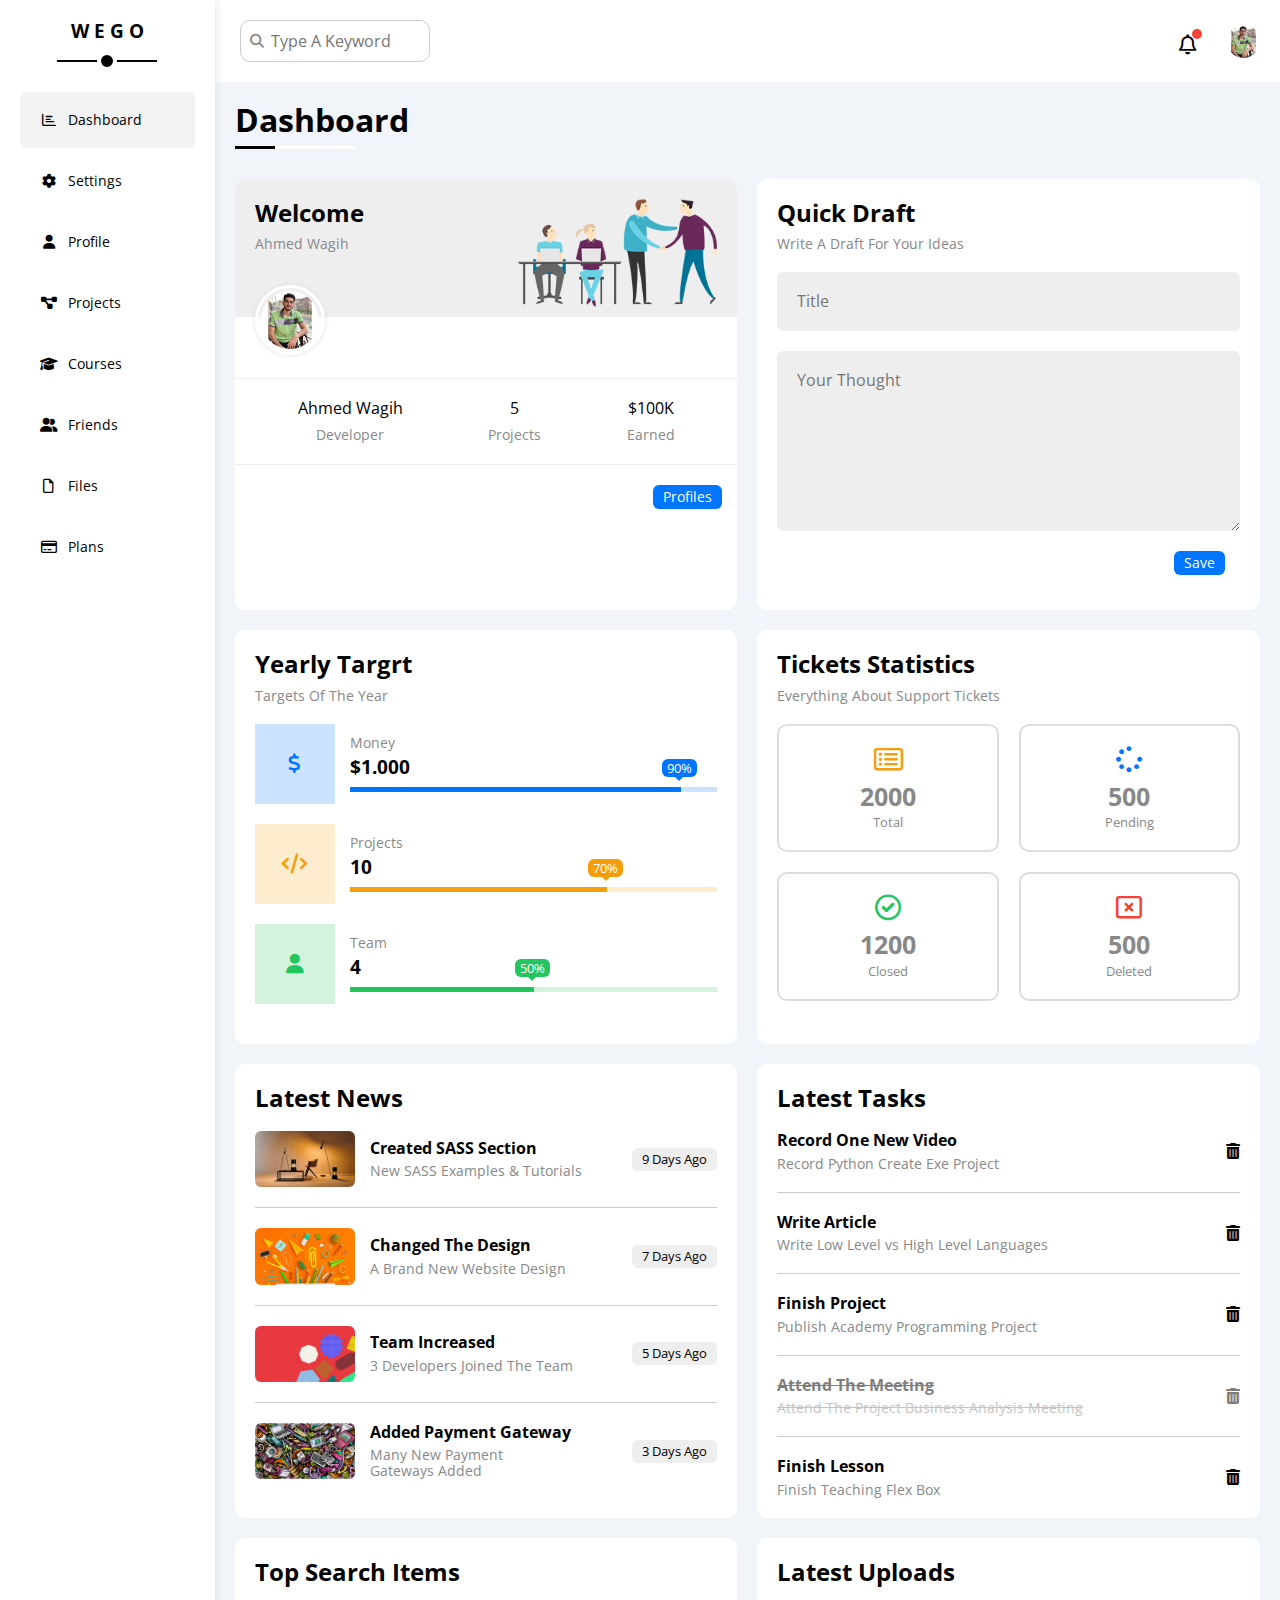
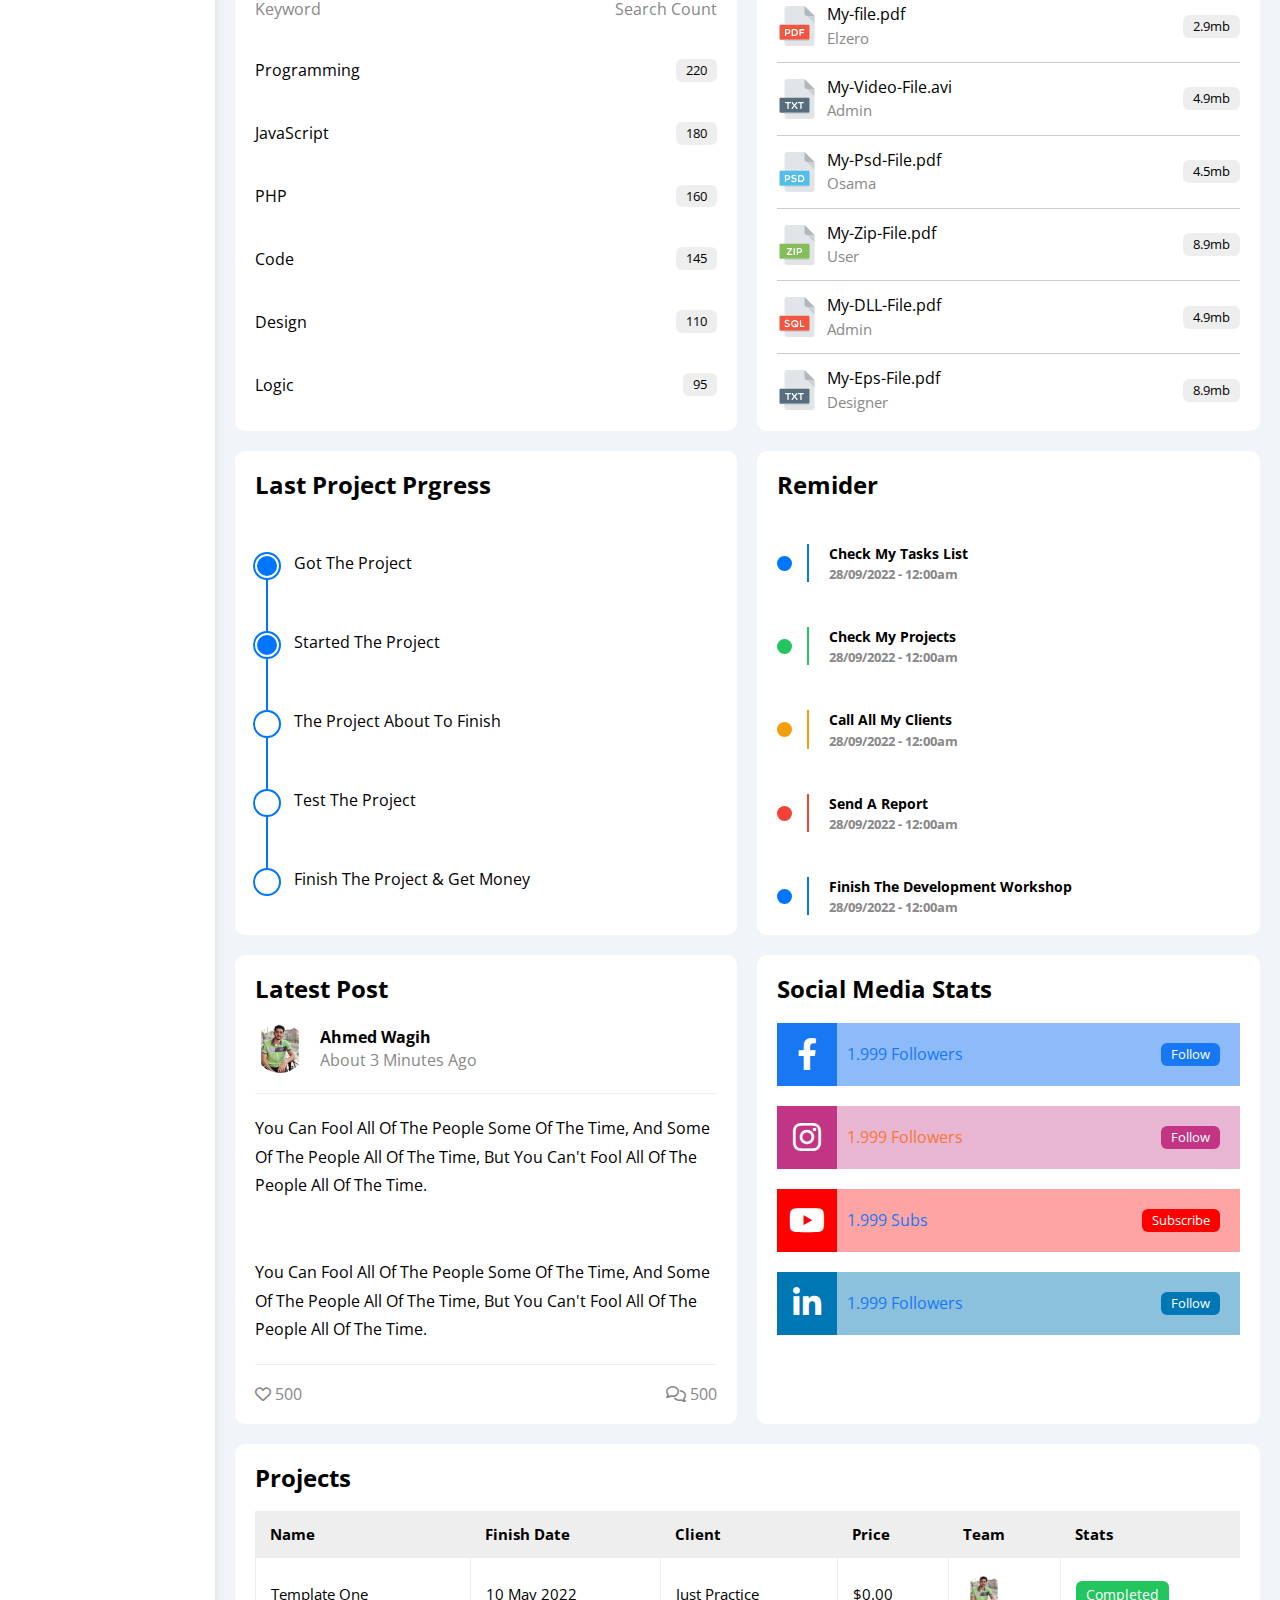
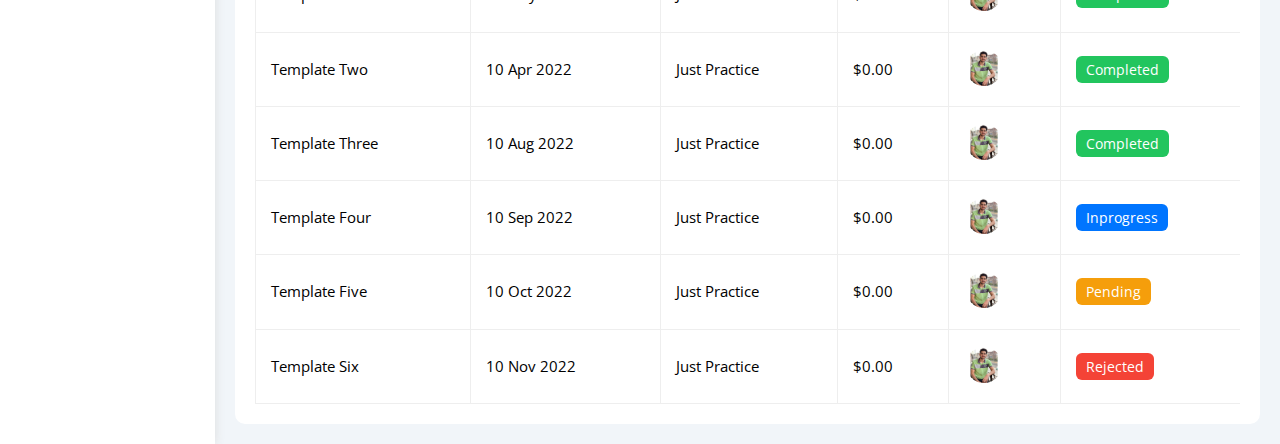
<file: index.html>
<!DOCTYPE html>
<html lang="en">

<head>
    <meta charset="UTF-8">
    <meta http-equiv="X-UA-Compatible" content="IE=edge">
    <meta name="viewport" content="width=device-width, initial-scale=1.0">
    <title>Dashboard</title>
    <link rel="icon" href="images/avatar.png">
    <!-- Font Awesome Library -->
    <link rel="stylesheet" href="css/all.min.css">
    <!-- My Framework -->
    <link rel="stylesheet" href="css/framework.css">
    <!-- Main CSS File -->
    <link rel="stylesheet" href="css/master.css">
    <!-- Render All Elements Normally -->
    <link rel="stylesheet" href="css/normalize.css">
    <!-- Google Fonts -->
    <link rel="preconnect" href="https://fonts.googleapis.com" />
    <link rel="preconnect" href="https://fonts.gstatic.com" crossorigin />
    <link href="https://fonts.googleapis.com/css2?family=Open+Sans:wght@300;500&#038;display=swap" rel="stylesheet" />
</head>

<body>
    <div class="page d-flex">
        <div class="sidebar bg-white p-20 p-relative">
            <h3 class="p-relative txt-c mt-0">W E G O</h3>
            <ul>
                <li>
                    <a class="active d-flex align-center fs-14 c-back rad-6 p-10" href="index.html">
                        <i class="fa-regular fa-chart-bar fa-fw"></i>
                        <span class="hide-mobile">Dashboard</span>
                    </a>
                </li>
                <li>
                    <a class="d-flex align-center fs-14 c-back rad-6 p-10" href="settings.html">
                        <i class="fa-solid fa-gear fa-fw"></i>
                        <span class="hide-mobile">Settings</span>
                    </a>
                </li>
                <li>
                    <a class="d-flex align-center fs-14 c-back rad-6 p-10" href="profile.html">
                        <i class="fa-solid fa-user fa-fw"></i>
                        <span class="hide-mobile">Profile</span>
                    </a>
                </li>
                <li>
                    <a class="d-flex align-center fs-14 c-back rad-6 p-10" href="projects.html">
                        <i class="fa-solid fa-diagram-project fa-fw"></i>
                        <span class="hide-mobile">Projects</span>
                    </a>
                </li>
                <li>
                    <a class="d-flex align-center fs-14 c-back rad-6 p-10" href="courses.html">
                        <i class="fa-solid fa-graduation-cap fa-fw"></i>
                        <span class="hide-mobile">Courses</span>
                    </a>
                </li>
                <li>
                    <a class="d-flex align-center fs-14 c-back rad-6 p-10" href="friends.html">
                        <i class="fa-solid fa-user-group fa-fw"></i>
                        <span class="hide-mobile">Friends</span>
                    </a>
                </li>
                <li>
                    <a class="d-flex align-center fs-14 c-back rad-6 p-10" href="files.html">
                        <i class="fa-regular fa-file fa-fw"></i>
                        <span class="hide-mobile">Files</span>
                    </a>
                </li>
                <li>
                    <a class="d-flex align-center fs-14 c-back rad-6 p-10" href="plans.html">
                        <i class="fa-regular fa-credit-card fa-fw"></i>
                        <span class="hide-mobile">Plans</span>
                    </a>
                </li>
            </ul>
        </div>
        <div class="content w-full">
            <!-- Start Header -->
            <div class="header bg-white p-15 between-flex">
                <div class="search p-relative">
                    <input class="p-10 c-777" type="search" placeholder="Type A Keyword">
                </div>
                <div class="icons d-flex align-center">
                    <span class="notification p-relative">
                        <i class="fa-regular fa-bell fa-lg"></i>
                    </span>
                    <img class="rad-50" src="images/WhatsApp Image 2022-10-29 at 8.36.39 PM.jpeg" alt="">
                </div>
            </div>
            <!-- End Header -->
            <h1 class="p-relative">Dashboard</h1>
            <div class="wrapper d-grid gap-20">
                <!-- Start Welcome Widget -->
                <div class="welcome bg-white rad-10 txt-c-mobile block-mobile">
                    <div class="intro p-20 d-flex space-between bg-eee">
                        <div>
                            <h2 class="m-0"> Welcome</h2>
                            <p class="c-gray mt-10 fs-14 ">Ahmed Wagih</p>
                        </div>
                        <img src="images/welcome.png" alt="">
                    </div>
                    <img class="avatar rad-50" src="images/WhatsApp Image 2022-10-29 at 8.36.39 PM.jpeg" alt="">
                    <div class="body txt-c d-flex p-20 mt-20 mb-20 block-mobile">
                        <div>Ahmed Wagih<span class=" d-block c-gray fs-14 mt-10">Developer</span>
                        </div>
                        <div>5<span class="d-block c-gray fs-14 mt-10">Projects</span></div>
                        <div>$100K<span class="d-block c-gray fs-14 mt-10">Earned</span></div>
                    </div>
                    <a href="profile.html" class="visit d-block fs-14 bg-blue c-white w-fit btn-shape">Profiles</a>
                </div>
                <!-- End Welcome Widget -->
                <!-- Start Quick Draft Widget -->
                <div class="Quick-Draft bg-white rad-10 p-20">
                    <h2 class="mt-0 mb-10">Quick Draft</h2>
                    <p class="c-gray mt-0 mb-20 fs-14 ">Write A Draft For Your Ideas</p>
                    <form>
                        <input class="d-block mb-20 w-full p-10 b-none bg-eee rad-6 c-777" type="text"
                            placeholder="Title">
                        <textarea class="d-block mb-20 w-full p-10 b-none bg-eee rad-6 h-180 c-777"
                            placeholder="Your Thought"></textarea>
                        <input class="save d-block fs-14 b-none w-fit bg-blue c-white btn-shape" type="submit"
                            value="Save">
                    </form>
                </div>
                <!-- End Quick Draft Widget -->
                <!-- Start Yearly Targrt -->
                <div class="yearly-target bg-white rad-10 p-20">
                    <h2 class="mt-0 mb-10">Yearly Targrt</h2>
                    <p class="c-gray mt-0 mb-20 fs-14 ">Targets Of The Year</p>
                    <div class="target-row mb-20 d-flex align-center blue">
                        <div class="icon center-flex">
                            <i class="fa-solid fa-dollar-sign fa-lg c-blue"></i>
                        </div>
                        <div class="details">
                            <p class="fs-14 c-gray">Money</p>
                            <h3 class="d-block mt-5 mb-10 fw-bold">$1.000</h3>
                            <div class="progress p-relative">
                                <span class="bg-blue blue" style="width:90%">
                                    <span class="bg-blue">90%</span>
                                </span>
                            </div>
                        </div>
                    </div>
                    <div class="target-row mb-20 d-flex align-center orange">
                        <div class="icon center-flex">
                            <i class="fa-solid fa-code fa-lg c-orange"></i>
                        </div>
                        <div class="details">
                            <p class="fs-14 c-gray">Projects</p>
                            <h3 class="d-block mt-5 mb-10 fw-bold">10</h3>
                            <div class="progress p-relative">
                                <span class="bg-orange orange" style="width:70%">
                                    <span class="bg-orange">70%</span>
                                </span>
                            </div>
                        </div>
                    </div>
                    <div class="target-row mb-20 d-flex align-center green">
                        <div class="icon center-flex">
                            <i class="fa-solid fa-user fa-lg c-green"></i>
                        </div>
                        <div class="details">
                            <p class="fs-14 c-gray">Team</p>
                            <h3 class="d-block mt-5 mb-10 fw-bold">4</h3>
                            <div class="progress p-relative">
                                <span class="bg-green green" style="width:50%">
                                    <span class="bg-green">50%</span>
                                </span>
                            </div>
                        </div>
                    </div>
                </div>
                <!-- End Yearly Targrt -->
                <!-- Start Tickets Statistics -->
                <div class="tickets bg-white rad-10 p-20">
                    <h2 class="mt-0 mb-10">Tickets Statistics</h2>
                    <p class="c-gray mt-0 mb-20 fs-14 ">Everything About Support Tickets</p>
                    <div class="d-flex txt-c gap-20 f-wrap">
                        <div class="box p-20 rad-10 fs-13 c-gray">
                            <i class="fa-regular fa-rectangle-list fa-2x mb-10 c-orange"></i>
                            <span class="d-block c-back fw-bold fs-25 mb-5 ">2000</span>
                            Total
                        </div>
                        <div class="box p-20 rad-10 fs-13 c-gray">
                            <i class="fa-solid fa-spinner fa-2x mb-10 c-blue"></i>
                            <span class="d-block c-back fw-bold fs-25 mb-5 ">500</span>
                            Pending
                        </div>
                        <div class="box p-20 rad-10 fs-13 c-gray">
                            <i class="fa-regular fa-circle-check fa-2x mb-10 c-green"></i>
                            <span class="d-block c-back fw-bold fs-25 mb-5 ">1200</span>
                            Closed
                        </div>
                        <div class="box p-20 rad-10 fs-13 c-gray">
                            <i class="fa-regular fa-rectangle-xmark fa-2x mb-10 c-red"></i>
                            <span class="d-block c-back fw-bold fs-25 mb-5 ">500</span>
                            Deleted
                        </div>
                    </div>
                </div>
                <!-- End Tickets Statistics -->
                <!-- Start Latest News -->
                <div class="latest bg-white rad-10 p-20 txt-c-mobile">
                    <h2 class="mt-0 mb-20">Latest News</h2>
                    <div class="news-row d-flex  align-center block-mobile">
                        <img class="rad-6 mr-15" src="images/news-01.png" alt="">
                        <div class="info">
                            <h3 class="fs-16 mb-6">Created SASS Section</h3>
                            <p class="c-gray m-0 fs-14 ">New SASS Examples & Tutorials</p>
                        </div>
                        <div class="btn-shape bg-eee fs-13 label">9 Days Ago</div>
                    </div>
                    <div class="news-row d-flex  align-center block-mobile">
                        <img class="rad-6 mr-15" src="images/news-02.png" alt="">
                        <div class="info">
                            <h3 class="mb-6 fs-16">Changed The Design</h3>
                            <p class="c-gray m-0 fs-14 ">A Brand New Website Design</p>
                        </div>
                        <div class="btn-shape bg-eee fs-13 label">7 Days Ago</div>
                    </div>
                    <div class="news-row d-flex  align-center block-mobile">
                        <img class="rad-6 mr-15" src="images/news-03.png" alt="">
                        <div class="info">
                            <h3 class="fs-16 mb-6">Team Increased</h3>
                            <p class="c-gray m-0 fs-14 ">3 Developers Joined The Team</p>
                        </div>
                        <div class="btn-shape bg-eee fs-13 label">5 Days Ago</div>
                    </div>
                    <div class="news-row d-flex  align-center block-mobile">
                        <img class="rad-6 mr-15" src="images/news-04.png" alt="">
                        <div class="info">
                            <h3 class="mb-6 fs-16">Added Payment Gateway</h3>
                            <p class="c-gray m-0 fs-14 ">Many New Payment<br> Gateways Added</p>
                        </div>
                        <div class="btn-shape bg-eee fs-13 label">3 Days Ago</div>
                    </div>
                </div>
                <!-- End Latest News -->
                <!-- Start Latest Tasks -->
                <div class="tasks bg-white rad-10 p-20 ">
                    <h2 class="mt-0 mb-20">Latest Tasks</h2>
                    <div class="task-row d-flex align-center ">
                        <div class="info">
                            <h3 class="fs-16 mb-6">Record One New Video</h3>
                            <p class="c-gray m-0 fs-14 ">Record Python Create Exe Project</p>
                        </div>
                        <i class="fa-solid fa-trash-can"></i>
                    </div>
                    <div class="task-row d-flex align-center ">
                        <div class="info">
                            <h3 class="mb-6 fs-16">Write Article</h3>
                            <p class="c-gray m-0 fs-14 ">Write Low Level vs High Level Languages</p>
                        </div>
                        <i class="fa-solid fa-trash-can"></i>
                    </div>
                    <div class="task-row d-flex align-center ">
                        <div class="info">
                            <h3 class="fs-16 mb-6">Finish Project</h3>
                            <p class="c-gray m-0 fs-14 ">Publish Academy Programming Project</p>
                        </div>
                        <i class="fa-solid fa-trash-can"></i>
                    </div>
                    <div class="task-row d-flex align-center ">
                        <div class="info opacity-05">
                            <h3 class="mb-6 fs-16 txt-d-line-through">Attend The Meeting</h3>
                            <p class="c-gray m-0 fs-14 txt-d-line-through">Attend The Project Business Analysis Meeting
                            </p>
                        </div>
                        <i class="fa-solid fa-trash-can opacity-05"></i>
                    </div>
                    <div class="task-row d-flex align-center ">
                        <div class="info">
                            <h3 class="mb-6 fs-16">Finish Lesson</h3>
                            <p class="c-gray m-0 fs-14 ">Finish Teaching Flex Box</p>
                        </div>
                        <i class="fa-solid fa-trash-can"></i>
                    </div>
                </div>
                <!-- End Latest Tasks -->
                <!-- Start Top Search Items -->
                <div class="search-items bg-white rad-10 p-20 ">
                    <h2 class="mt-0 mb-15">Top Search Items</h2>
                    <div class="between-flex ">
                        <p class="c-gray m-0 fs-16 ">Keyword</p>
                        <p class="c-gray m-0 fs-16 ">Search Count</p>
                    </div>
                    <div class="search-row d-flex align-center ">
                        <div class="info">
                            <p class="c-black m-0 fs-16 ">Programming</p>
                        </div>
                        <div class="btn-shape bg-eee fs-13">220</div>
                    </div>
                    <div class="search-row d-flex align-center ">
                        <div class="info">
                            <p class="c-black m-0 fs-16 ">JavaScript</p>
                        </div>
                        <div class="btn-shape bg-eee fs-13">180</div>
                    </div>
                    <div class="search-row d-flex align-center ">
                        <div class="info">
                            <p class="c-black m-0 fs-16 ">PHP</p>
                        </div>
                        <div class="btn-shape bg-eee fs-13">160</div>
                    </div>
                    <div class="search-row d-flex align-center ">
                        <div class="info">
                            <p class="c-black m-0 fs-16 ">Code</p>
                        </div>
                        <div class="btn-shape bg-eee fs-13">145</div>
                    </div>
                    <div class="search-row d-flex align-center ">
                        <div class="info">
                            <p class="c-black m-0 fs-16 ">Design</p>
                        </div>
                        <div class="btn-shape bg-eee fs-13">110</div>
                    </div>
                    <div class="search-row d-flex align-center ">
                        <div class="info">
                            <p class="c-black m-0 fs-16 ">Logic</p>
                        </div>
                        <div class="btn-shape bg-eee fs-13">95</div>
                    </div>
                </div>
                <!-- End Top Search Items -->
                <!-- Start Latest Uploads -->
                <div class="upload bg-white rad-10 p-20">
                    <h2 class="mt-0 mb-20">Latest Uploads</h2>
                    <ul class="m-0">
                        <li class="between-flex pb-10 mb-10">
                            <div class="d-flex align-center">
                                <img class="mr-10" src="images/pdf.svg" alt="">
                                <div>
                                    <span class="d-block mb-5">My-file.pdf</span>
                                    <span class="fs-15 c-gray">Elzero</span>
                                </div>
                            </div>
                            <div class="bg-eee btn-shape fs-13">2.9mb</div>
                        </li>
                        <li class="between-flex pb-10 mb-10">
                            <div class="d-flex align-center">
                                <img class="mr-10" src="images/txt.svg" alt="">
                                <div>
                                    <span class="d-block mb-5">My-Video-File.avi</span>
                                    <span class="fs-15 c-gray">Admin</span>
                                </div>
                            </div>
                            <div class="bg-eee btn-shape fs-13">4.9mb</div>
                        </li>
                        <li class="between-flex pb-10 mb-10">
                            <div class="d-flex align-center">
                                <img class="mr-10" src="images/psd.svg" alt="">
                                <div>
                                    <span class="d-block mb-5">My-Psd-File.pdf</span>
                                    <span class="fs-15 c-gray">Osama</span>
                                </div>
                            </div>
                            <div class="bg-eee btn-shape fs-13">4.5mb</div>
                        </li>
                        <li class="between-flex pb-10 mb-10">
                            <div class="d-flex align-center">
                                <img class="mr-10" src="images/zip.svg" alt="">
                                <div>
                                    <span class="d-block mb-5">My-Zip-File.pdf</span>
                                    <span class="fs-15 c-gray">User</span>
                                </div>
                            </div>
                            <div class="bg-eee btn-shape fs-13">8.9mb</div>
                        </li>
                        <li class="between-flex pb-10 mb-10">
                            <div class="d-flex align-center">
                                <img class="mr-10" src="images/sql.svg" alt="">
                                <div>
                                    <span class="d-block mb-5">My-DLL-File.pdf</span>
                                    <span class="fs-15 c-gray">Admin</span>
                                </div>
                            </div>
                            <div class="bg-eee btn-shape fs-13">4.9mb</div>
                        </li>
                        <li class="between-flex">
                            <div class="d-flex align-center">
                                <img class="mr-10" src="images/txt.svg" alt="">
                                <div>
                                    <span class="d-block mb-5">My-Eps-File.pdf</span>
                                    <span class="fs-15 c-gray">Designer</span>
                                </div>
                            </div>
                            <div class="bg-eee btn-shape fs-13">8.9mb</div>
                        </li>
                    </ul>
                </div>
                <!-- End Latest Upload -->
                <!-- Start Last Project Progress -->
                <div class="last-project bg-white rad-10 p-20 p-relative">
                    <h2 class="mt-0 mb-20">Last Project Prgress</h2>
                    <ul class="m-0 p-relative">
                        <li class="mt-55 d-flex algin-center done">Got The Project</li>
                        <li class="mt-55 d-flex algin-center done">Started The Project</li>
                        <li class="mt-55 d-flex algin-center current">The Project About To Finish</li>
                        <li class="mt-55 d-flex algin-center ">Test The Project</li>
                        <li class="mt-55 d-flex algin-center ">Finish The Project & Get Money</li>
                    </ul>
                </div>
                <!-- End Last Project Progress -->
                <!-- Start Reminder -->
                <div class="reminder bg-white rad-10 p-20 p-relative">
                    <h2 class="mt-0 mb-20">Remider</h2>
                    <ul class="m-0">
                        <li class="d-flex algin-center mt-45">
                            <span class="key bg-blue mr-15 d block rad-50"></span>
                            <div class="pl-15 blue">
                                <span class="fs-14 fw-bold mt-0 mb-5">Check My Tasks List</span>
                                <h4 class="fs-13 c-gray mt-5">28/09/2022 - 12:00am</h4>
                            </div>
                        </li>
                        <li class="d-flex algin-center mt-45">
                            <span class="key bg-green mr-15 d-block rad-50"></span>
                            <div class="pl-15 green">
                                <span class="fs-14 fw-bold mt-0 mb-5">Check My Projects</span>
                                <h4 class="fs-13 c-gray mt-5">28/09/2022 - 12:00am</h4>
                            </div>
                        </li>
                        <li class="d-flex algin-center mt-45">
                            <span class="key bg-orange mr-15 d-block rad-50"></span>
                            <div class="pl-15 orange">
                                <span class="fs-14 fw-bold mt-0 mb-5">Call All My Clients</span>
                                <h4 class="fs-13 c-gray mt-5">28/09/2022 - 12:00am</h4>
                            </div>
                        </li>
                        <li class="d-flex algin-center mt-45">
                            <span class="key bg-red mr-15 d-block rad-50"></span>
                            <div class="pl-15 red">
                                <span class="fs-14 fw-bold mt-0 mb-5">Send A Report</span>
                                <h4 class="fs-13 c-gray mt-5">28/09/2022 - 12:00am</h4>
                            </div>
                        </li>
                        <li class="d-flex algin-center mt-45">
                            <span class="key bg-blue mr-15 d block rad-50"></span>
                            <div class="pl-15 blue">
                                <span class="fs-14 fw-bold mt-0 mb-5">Finish The Development Workshop</span>
                                <h4 class="fs-13 c-gray mt-5">28/09/2022 - 12:00am</h4>
                            </div>
                        </li>
                    </ul>
                </div>
                <!-- End Reminder -->
                <!-- Start Latest Post  -->
                <div class="post bg-white rad-10 p-20 p-relative">
                    <h2 class="mt-0 mb-20">Latest Post</h2>
                    <div class="top d-flex">
                        <img class="avatar mr-15" src="images/WhatsApp Image 2022-10-29 at 8.36.39 PM.jpeg" alt="">
                        <div class="info mt-5">
                            <span class="d-block mb-5 fw-bold">Ahmed Wagih</span>
                            <span class="c-gray">About 3 Minutes Ago</span>
                        </div>
                    </div>
                    <div class="post-content txt-c-mobile pt-20 pb-20 mt-20 mb-20">
                        You Can Fool All Of The People Some Of The Time, And Some Of The People All Of The Time, But You
                        Can't Fool All Of The People All Of The Time.
                        <br>
                        <br>
                        <br>
                        You Can Fool All Of The People Some Of The Time, And Some Of The People All Of The Time, But You
                        Can't Fool All Of The People All Of The Time.
                    </div>
                    <div class="post-stats between-flex c-gray">
                        <div>
                            <i class="fa-regular fa-heart"></i>
                            <span>500</span>
                        </div>
                        <div>
                            <i class="fa-regular fa-comments"></i>
                            <span>500</span>
                        </div>
                    </div>
                </div>
                <!-- End Latest Post  -->
                <!-- Start Social -->
                <div class="social bg-white rad-10 p-20 p-relative">
                    <h2 class="mt-0 mb-20">Social Media Stats</h2>
                    <div class="box facebook p-15 p-relative mb-20 between-flex">
                        <i class="fa-brands fa-facebook-f fa-2x c-white h-full center-flex"></i>
                        <span>1.999 Followers</span>
                        <a class="fs-13 c-white btn-shape" href="">Follow</a>
                    </div>
                    <div class="box instagram p-15 p-relative mb-20 between-flex">
                        <i class="fa-brands fa-instagram fa-2x c-white h-full center-flex"></i>
                        <span>1.999 Followers</span>
                        <a class="fs-13 c-white btn-shape" href="">Follow</a>
                    </div>
                    <div class="box youtube p-15 p-relative mb-20 between-flex">
                        <i class="fa-brands fa-youtube fa-2x c-white h-full center-flex"></i>
                        <span>1.999 Subs</span>
                        <a class="fs-13 c-white btn-shape" href="">Subscribe</a>
                    </div>
                    <div class="box linkedin p-15 p-relative mb-20 between-flex">
                        <i class="fa-brands fa-linkedin-in fa-2x c-white h-full center-flex"></i>
                        <span>1.999 Followers</span>
                        <a class="fs-13 c-white btn-shape" href="">Follow</a>
                    </div>
                </div>
                <!-- End Social -->
            </div>
            <!-- Start Projects -->
            <div class="projects bg-white rad-10 p-20 m-20">
                <h2 class="mt-0 mb-20">Projects</h2>
                <div class="responsive-table">
                    <table class="fs-15 w-full">
                        <thead>
                            <tr>
                                <td>Name</td>
                                <td>Finish Date</td>
                                <td>Client</td>
                                <td>Price</td>
                                <td>Team</td>
                                <td>Stats</td>
                            </tr>
                        </thead>
                        <tbody>
                            <tr>
                                <td>Template One</td>
                                <td>10 May 2022</td>
                                <td>Just Practice</td>
                                <td>$0.00</td>
                                <td>
                                    <img src="images/WhatsApp Image 2022-10-29 at 8.36.39 PM.jpeg" alt="">
                                </td>
                                <td>
                                    <span class="label btn-shape bg-green c-white">Completed</span>
                                </td>
                            </tr>
                            <tr>
                                <td>Template Two</td>
                                <td>10 Apr 2022</td>
                                <td>Just Practice</td>
                                <td>$0.00</td>
                                <td>
                                    <img src="images/WhatsApp Image 2022-10-29 at 8.36.39 PM.jpeg" alt="">
                                </td>
                                <td>
                                    <span class="label btn-shape bg-green c-white">Completed</span>
                                </td>
                            </tr>
                            <tr>
                                <td>Template Three</td>
                                <td>10 Aug 2022</td>
                                <td>Just Practice</td>
                                <td>$0.00</td>
                                <td>
                                    <img src="images/WhatsApp Image 2022-10-29 at 8.36.39 PM.jpeg" alt="">
                                </td>
                                <td>
                                    <span class="label btn-shape bg-green c-white">Completed</span>
                                </td>
                            </tr>
                            <tr>
                                <td>Template Four</td>
                                <td>10 Sep 2022</td>
                                <td>Just Practice</td>
                                <td>$0.00</td>
                                <td>
                                    <img src="images/WhatsApp Image 2022-10-29 at 8.36.39 PM.jpeg" alt="">
                                </td>
                                <td>
                                    <span class="label btn-shape bg-blue c-white">Inprogress</span>
                                </td>
                            </tr>
                            <tr>
                                <td>Template Five</td>
                                <td>10 Oct 2022</td>
                                <td>Just Practice</td>
                                <td>$0.00</td>
                                <td>
                                    <img src="images/WhatsApp Image 2022-10-29 at 8.36.39 PM.jpeg" alt="">
                                </td>
                                <td>
                                    <span class="label btn-shape bg-orange c-white">Pending</span>
                                </td>
                            </tr>
                            <tr>
                                <td>Template Six</td>
                                <td>10 Nov 2022</td>
                                <td>Just Practice</td>
                                <td>$0.00</td>
                                <td>
                                    <img src="images/WhatsApp Image 2022-10-29 at 8.36.39 PM.jpeg" alt="">
                                </td>
                                <td>
                                    <span class="label btn-shape bg-red c-white">Rejected</span>
                                </td>
                            </tr>
                        </tbody>
                    </table>
                </div>
            </div>
            <!-- End Projects -->
        </div>
    </div>
</body>

</html>
</file>
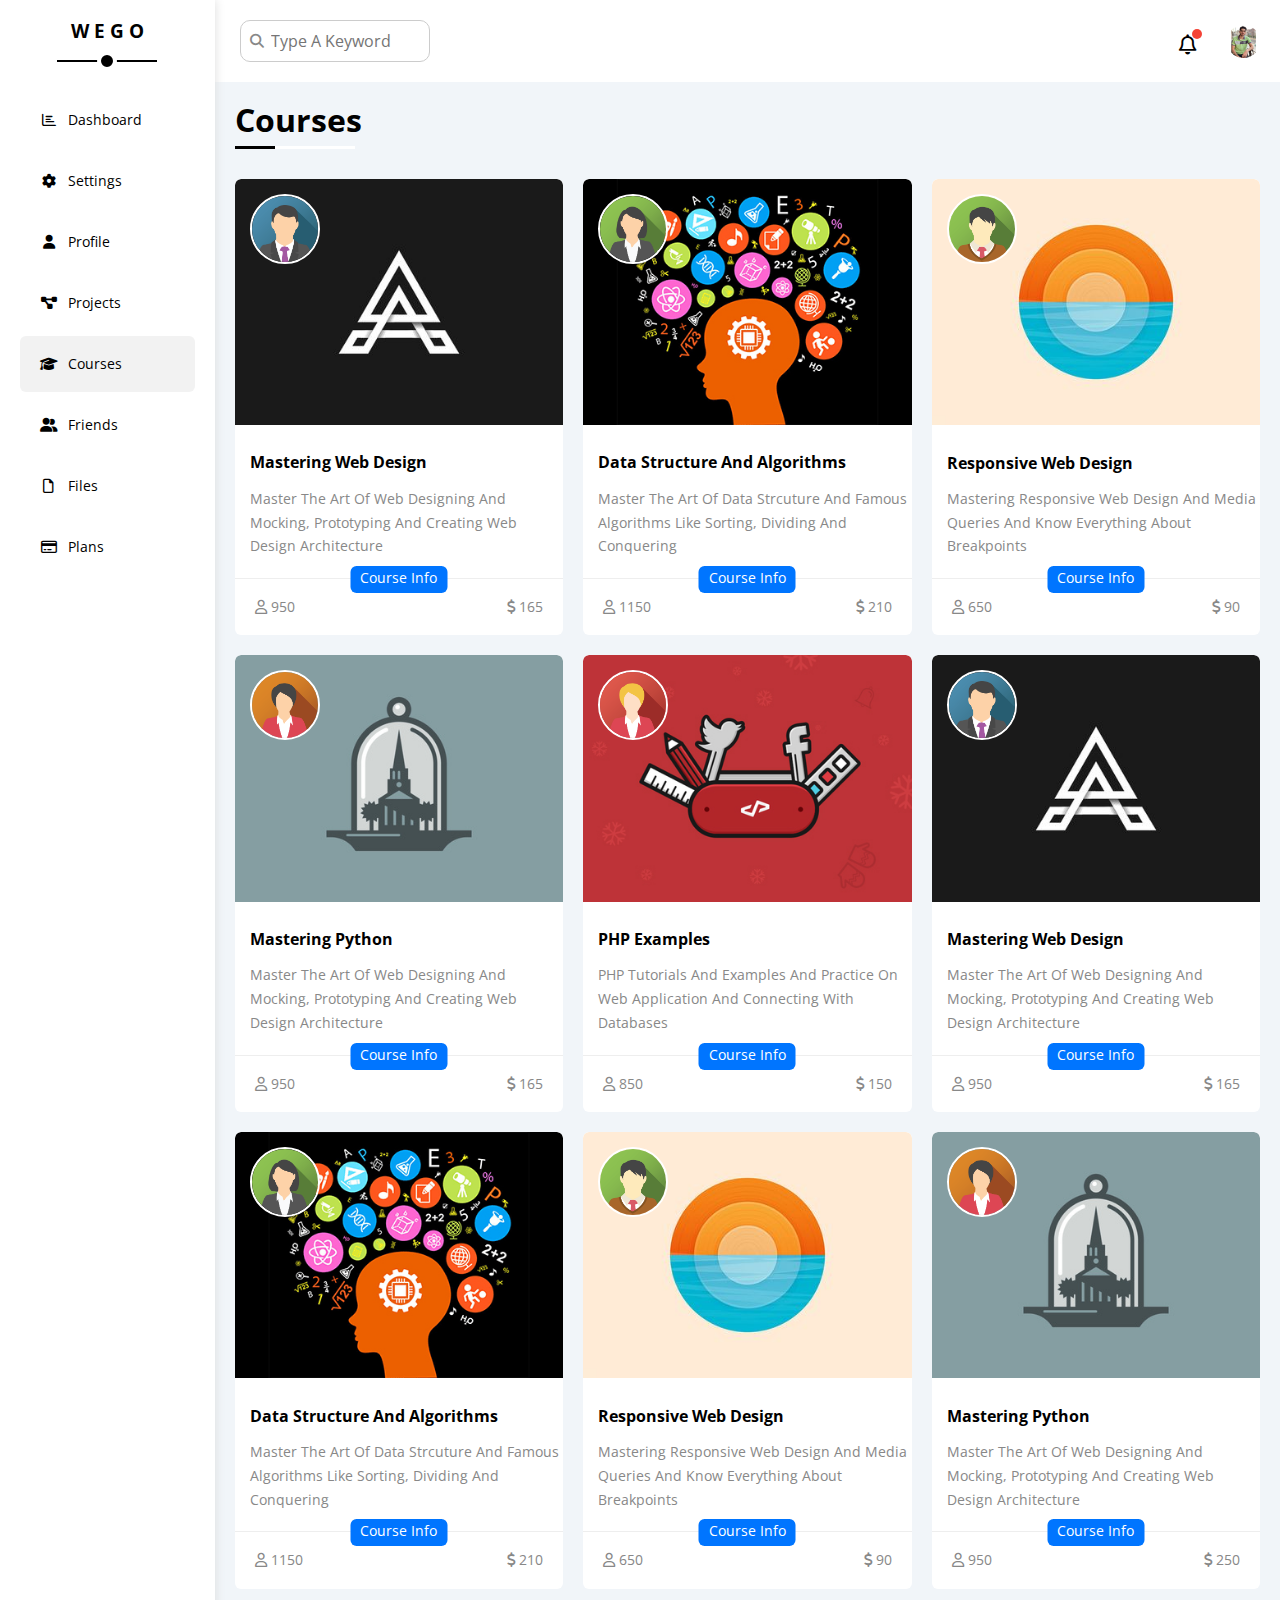
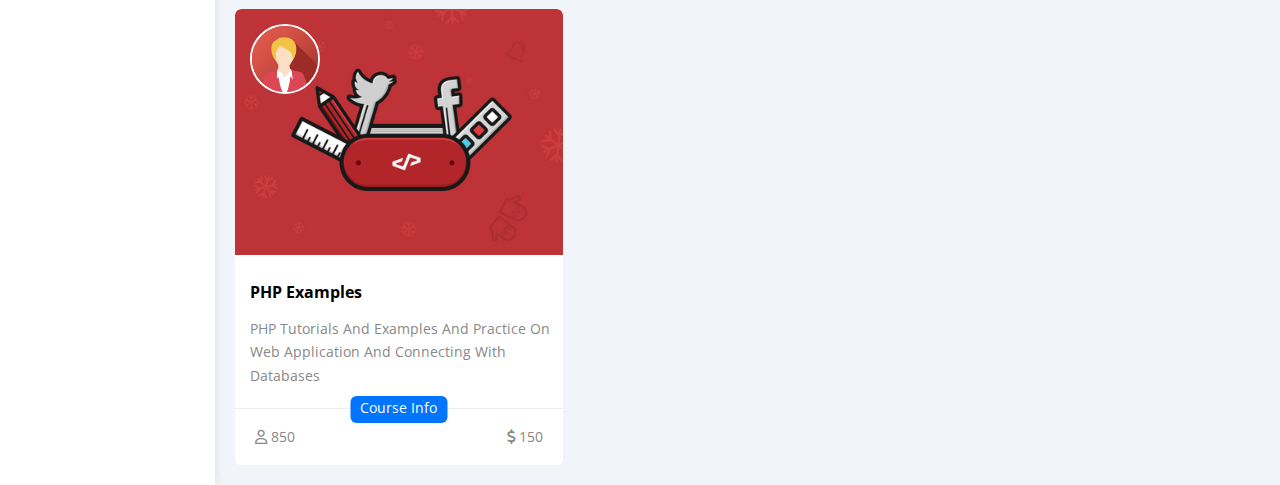
<file: courses.html>
<!DOCTYPE html>
<html lang="en">

<head>
    <meta charset="UTF-8">
    <meta http-equiv="X-UA-Compatible" content="IE=edge">
    <meta name="viewport" content="width=device-width, initial-scale=1.0">
    <title>Courses</title>
    <link rel="icon" href="images/avatar.png">
    <!-- Font Awesome Library -->
    <link rel="stylesheet" href="css/all.min.css">
    <!-- My Framework -->
    <link rel="stylesheet" href="css/framework.css">
    <!-- Main CSS File -->
    <link rel="stylesheet" href="css/master.css">
    <!-- Render All Elements Normally -->
    <link rel="stylesheet" href="css/normalize.css">
    <!-- Google Fonts -->
    <link rel="preconnect" href="https://fonts.googleapis.com" />
    <link rel="preconnect" href="https://fonts.gstatic.com" crossorigin />
    <link href="https://fonts.googleapis.com/css2?family=Open+Sans:wght@300;500&#038;display=swap" rel="stylesheet" />
</head>

<body>
    <div class="page d-flex">
        <div class="sidebar bg-white p-20 p-relative">
            <h3 class="p-relative txt-c mt-0">W E G O</h3>
            <ul>
                <li>
                    <a class="d-flex align-center fs-14 c-back rad-6 p-10" href="index.html">
                        <i class="fa-regular fa-chart-bar fa-fw"></i>
                        <span class="hide-mobile">Dashboard</span>
                    </a>
                </li>
                <li>
                    <a class="d-flex align-center fs-14 c-back rad-6 p-10" href="settings.html">
                        <i class="fa-solid fa-gear fa-fw"></i>
                        <span class="hide-mobile">Settings</span>
                    </a>
                </li>
                <li>
                    <a class="d-flex align-center fs-14 c-back rad-6 p-10" href="profile.html">
                        <i class="fa-solid fa-user fa-fw"></i>
                        <span class="hide-mobile">Profile</span>
                    </a>
                </li>
                <li>
                    <a class="d-flex align-center fs-14 c-back rad-6 p-10" href="projects.html">
                        <i class="fa-solid fa-diagram-project fa-fw"></i>
                        <span class="hide-mobile">Projects</span>
                    </a>
                </li>
                <li>
                    <a class="active d-flex align-center fs-14 c-back rad-6 p-10" href="courses.html">
                        <i class="fa-solid fa-graduation-cap fa-fw"></i>
                        <span class="hide-mobile">Courses</span>
                    </a>
                </li>
                <li>
                    <a class="d-flex align-center fs-14 c-back rad-6 p-10" href="friends.html">
                        <i class="fa-solid fa-user-group fa-fw"></i>
                        <span class="hide-mobile">Friends</span>
                    </a>
                </li>
                <li>
                    <a class="d-flex align-center fs-14 c-back rad-6 p-10" href="files.html">
                        <i class="fa-regular fa-file fa-fw"></i>
                        <span class="hide-mobile">Files</span>
                    </a>
                </li>
                <li>
                    <a class="d-flex align-center fs-14 c-back rad-6 p-10" href="plans.html">
                        <i class="fa-regular fa-credit-card fa-fw"></i>
                        <span class="hide-mobile">Plans</span>
                    </a>
                </li>
            </ul>
        </div>
        <div class="content w-full">
            <!-- Start Header -->
            <div class="header bg-white p-15 between-flex">
                <div class="search p-relative">
                    <input class="p-10 c-777" type="search" placeholder="Type A Keyword">
                </div>
                <div class="icons d-flex align-center">
                    <span class="notification p-relative">
                        <i class="fa-regular fa-bell fa-lg"></i>
                    </span>
                    <img class="rad-50" src="images/WhatsApp Image 2022-10-29 at 8.36.39 PM.jpeg" alt="">
                </div>
            </div>
            <!-- End Header -->
            <h1 class="p-relative">Courses</h1>
            <div class="courses-page d-grid gap-20 m-20">
                <div class="courses bg-white rad-6 p-relative">
                    <img src="images/team-01.png" alt="" class="avatar">
                    <img src="images/course-01.jpg" alt="" class="cours">
                    <h4 class="ml-15 mt-15 ">Mastering Web Design</h4>
                    <p class="c-gray ml-15 mb-20 mt-15 fs-14">
                        Master The Art Of Web Designing And Mocking, Prototyping
                        And Creating Web Design Architecture</p>
                    <div class="info between-flex p-relative">
                        <span class="title btn-shape c-white bg-blue fs-14">Course Info</span>
                        <div class="fs-14 c-gray">
                            <i class="fa-regular fa-user"></i>
                            950
                        </div>
                        <div class="fs-14 c-gray">
                            <i class="fa-solid fa-dollar-sign"></i>
                            165
                        </div>
                    </div>
                </div>
                <div class="courses bg-white rad-6 p-relative">
                    <img src="images/team-02.png" alt="" class="avatar">
                    <img src="images/course-02.jpg" alt="" class="cours">
                    <h4 class="ml-15 mt-15 ">Data Structure And Algorithms</h4>
                    <p class="c-gray ml-15 mb-20 mt-15 fs-14">
                        Master The Art Of Data Strcuture And Famous Algorithms Like Sorting, Dividing And Conquering</p>
                    <div class="info between-flex p-relative">
                        <span class="title btn-shape c-white bg-blue fs-14">Course Info</span>
                        <div class="fs-14 c-gray">
                            <i class="fa-regular fa-user"></i>
                            1150
                        </div>
                        <div class="fs-14 c-gray">
                            <i class="fa-solid fa-dollar-sign"></i>
                            210
                        </div>
                    </div>
                </div>
                <div class="courses bg-white rad-6 p-relative">
                    <img src="images/team-03.png" alt="" class="avatar">
                    <img src="images/course-03.jpg" alt="" class="cours">
                    <h4 class="ml-15 mt-15 ">Responsive Web Design</h4>
                    <p class="c-gray ml-15 mb-20 mt-15 fs-14">
                        Mastering Responsive Web Design And Media Queries And Know Everything About Breakpoints</p>
                    <div class="info between-flex p-relative">
                        <span class="title btn-shape c-white bg-blue fs-14">Course Info</span>
                        <div class="fs-14 c-gray">
                            <i class="fa-regular fa-user"></i>
                            650
                        </div>
                        <div class="fs-14 c-gray">
                            <i class="fa-solid fa-dollar-sign"></i>
                            90
                        </div>
                    </div>
                </div>
                <div class="courses bg-white rad-6 p-relative">
                    <img src="images/team-04.png" alt="" class="avatar">
                    <img src="images/course-04.jpg" alt="" class="cours">
                    <h4 class="ml-15 mt-15 ">Mastering Python</h4>
                    <p class="c-gray ml-15 mb-20 mt-15 fs-14">
                        Master The Art Of Web Designing And Mocking, Prototyping
                        And Creating Web Design Architecture</p>
                    <div class="info between-flex p-relative">
                        <span class="title btn-shape c-white bg-blue fs-14">Course Info</span>
                        <div class="fs-14 c-gray">
                            <i class="fa-regular fa-user"></i>
                            950
                        </div>
                        <div class="fs-14 c-gray">
                            <i class="fa-solid fa-dollar-sign"></i>
                            165
                        </div>
                    </div>
                </div>
                <div class="courses bg-white rad-6 p-relative">
                    <img src="images/team-05.png" alt="" class="avatar">
                    <img src="images/course-05.jpg" alt="" class="cours">
                    <h4 class="ml-15 mt-15 ">PHP Examples</h4>
                    <p class="c-gray ml-15 mb-20 mt-15 fs-14">
                        PHP Tutorials And Examples And Practice On Web Application And Connecting With Databases</p>
                    <div class="info between-flex p-relative">
                        <span class="title btn-shape c-white bg-blue fs-14">Course Info</span>
                        <div class="fs-14 c-gray">
                            <i class="fa-regular fa-user"></i>
                            850
                        </div>
                        <div class="fs-14 c-gray">
                            <i class="fa-solid fa-dollar-sign"></i>
                            150
                        </div>
                    </div>
                </div>
                <div class="courses bg-white rad-6 p-relative">
                    <img src="images/team-01.png" alt="" class="avatar">
                    <img src="images/course-01.jpg" alt="" class="cours">
                    <h4 class="ml-15 mt-15 ">Mastering Web Design</h4>
                    <p class="c-gray ml-15 mb-20 mt-15 fs-14">
                        Master The Art Of Web Designing And Mocking, Prototyping
                        And Creating Web Design Architecture</p>
                    <div class="info between-flex p-relative">
                        <span class="title btn-shape c-white bg-blue fs-14">Course Info</span>
                        <div class="fs-14 c-gray">
                            <i class="fa-regular fa-user"></i>
                            950
                        </div>
                        <div class="fs-14 c-gray">
                            <i class="fa-solid fa-dollar-sign"></i>
                            165
                        </div>
                    </div>
                </div>
                <div class="courses bg-white rad-6 p-relative">
                    <img src="images/team-02.png" alt="" class="avatar">
                    <img src="images/course-02.jpg" alt="" class="cours">
                    <h4 class="ml-15 mt-15 ">Data Structure And Algorithms</h4>
                    <p class="c-gray ml-15 mb-20 mt-15 fs-14">
                        Master The Art Of Data Strcuture And Famous Algorithms Like Sorting, Dividing And Conquering</p>
                    <div class="info between-flex p-relative">
                        <span class="title btn-shape c-white bg-blue fs-14">Course Info</span>
                        <div class="fs-14 c-gray">
                            <i class="fa-regular fa-user"></i>
                            1150
                        </div>
                        <div class="fs-14 c-gray">
                            <i class="fa-solid fa-dollar-sign"></i>
                            210
                        </div>
                    </div>
                </div>
                <div class="courses bg-white rad-6 p-relative">
                    <img src="images/team-03.png" alt="" class="avatar">
                    <img src="images/course-03.jpg" alt="" class="cours">
                    <h4 class="ml-15 mt-15 ">Responsive Web Design</h4>
                    <p class="c-gray ml-15 mb-20 mt-15 fs-14">
                        Mastering Responsive Web Design And Media Queries And Know Everything About Breakpoints</p>
                    <div class="info between-flex p-relative">
                        <span class="title btn-shape c-white bg-blue fs-14">Course Info</span>
                        <div class="fs-14 c-gray">
                            <i class="fa-regular fa-user"></i>
                            650
                        </div>
                        <div class="fs-14 c-gray">
                            <i class="fa-solid fa-dollar-sign"></i>
                            90
                        </div>
                    </div>
                </div>
                <div class="courses bg-white rad-6 p-relative">
                    <img src="images/team-04.png" alt="" class="avatar">
                    <img src="images/course-04.jpg" alt="" class="cours">
                    <h4 class="ml-15 mt-15 ">Mastering Python</h4>
                    <p class="c-gray ml-15 mb-20 mt-15 fs-14">
                        Master The Art Of Web Designing And Mocking, Prototyping And Creating Web Design Architecture
                    </p>
                    <div class="info between-flex p-relative">
                        <span class="title btn-shape c-white bg-blue fs-14">Course Info</span>
                        <div class="fs-14 c-gray">
                            <i class="fa-regular fa-user"></i>
                            950
                        </div>
                        <div class="fs-14 c-gray">
                            <i class="fa-solid fa-dollar-sign"></i>
                            250
                        </div>
                    </div>
                </div>
                <div class="courses bg-white rad-6 p-relative">
                    <img src="images/team-05.png" alt="" class="avatar">
                    <img src="images/course-05.jpg" alt="" class="cours">
                    <h4 class="ml-15 mt-15 ">PHP Examples</h4>
                    <p class="c-gray ml-15 mb-20 mt-15 fs-14">
                        PHP Tutorials And Examples And Practice On Web Application And Connecting With Databases</p>
                    <div class="info between-flex p-relative">
                        <span class="title btn-shape c-white bg-blue fs-14">Course Info</span>
                        <div class="fs-14 c-gray">
                            <i class="fa-regular fa-user"></i>
                            850
                        </div>
                        <div class="fs-14 c-gray">
                            <i class="fa-solid fa-dollar-sign"></i>
                            150
                        </div>
                    </div>
                </div>
            </div>
        </div>
    </div>
</body>

</html>
</file>
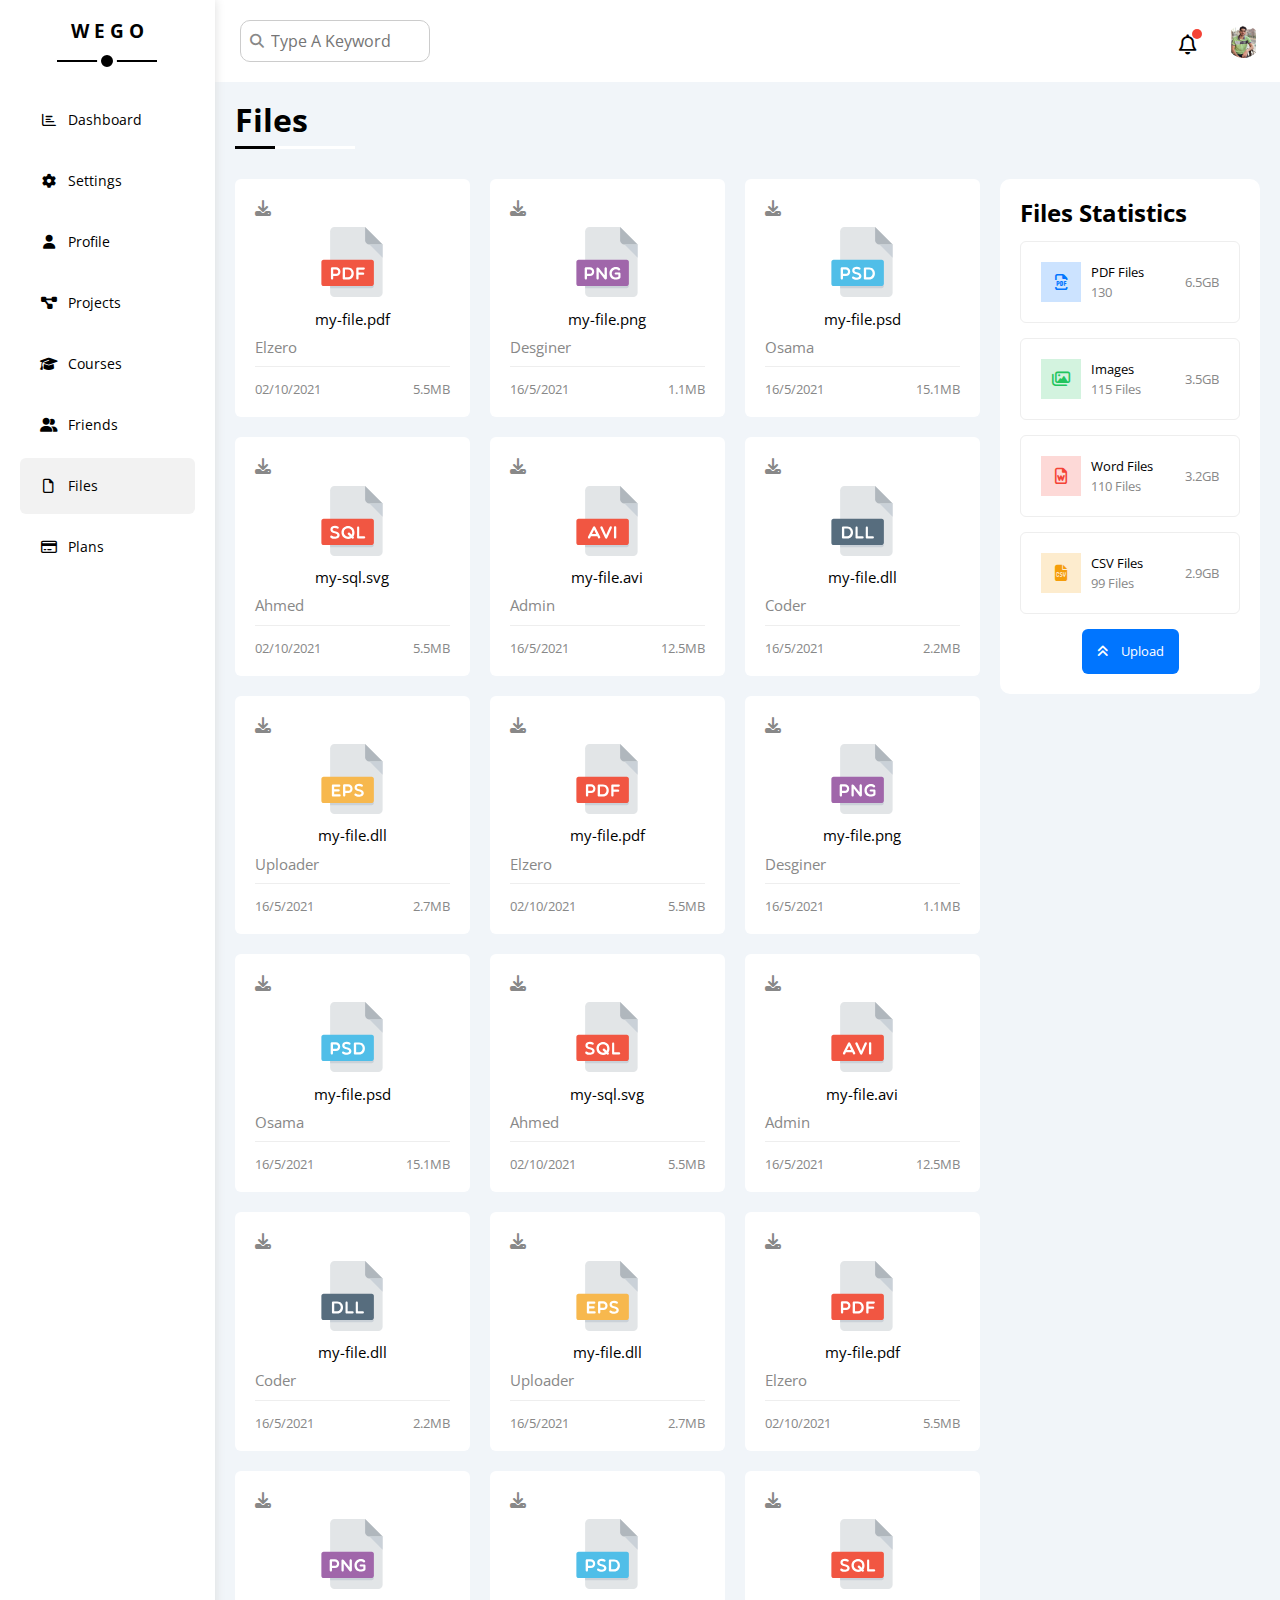
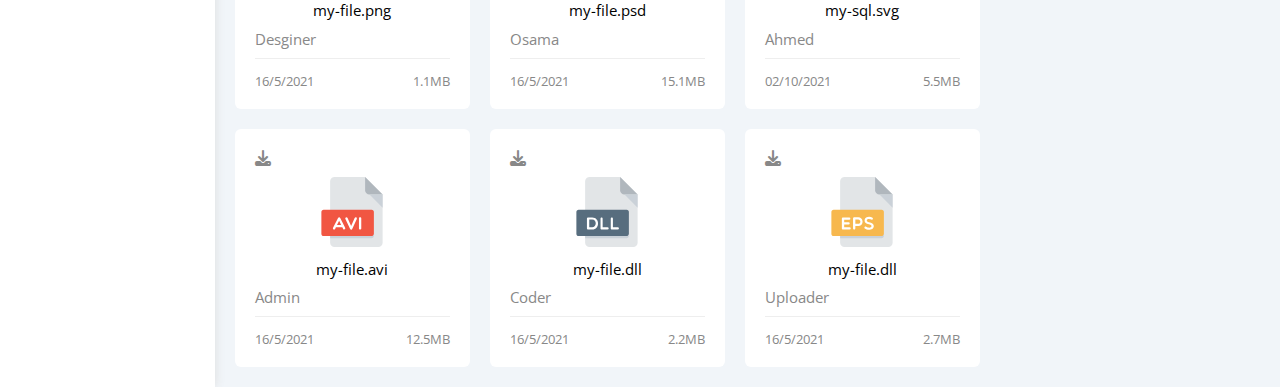
<file: files.html>
<!DOCTYPE html>
<html lang="en">

<head>
    <meta charset="UTF-8">
    <meta http-equiv="X-UA-Compatible" content="IE=edge">
    <meta name="viewport" content="width=device-width, initial-scale=1.0">
    <title>Files</title>
    <link rel="icon" href="images/avatar.png">
    <!-- Font Awesome Library -->
    <link rel="stylesheet" href="css/all.min.css">
    <!-- My Framework -->
    <link rel="stylesheet" href="css/framework.css">
    <!-- Main CSS File -->
    <link rel="stylesheet" href="css/master.css">
    <!-- Render All Elements Normally -->
    <link rel="stylesheet" href="css/normalize.css">
    <!-- Google Fonts -->
    <link rel="preconnect" href="https://fonts.googleapis.com" />
    <link rel="preconnect" href="https://fonts.gstatic.com" crossorigin />
    <link href="https://fonts.googleapis.com/css2?family=Open+Sans:wght@300;500&#038;display=swap" rel="stylesheet" />
</head>

<body>
    <div class="page d-flex">
        <div class="sidebar bg-white p-20 p-relative">
            <h3 class="p-relative txt-c mt-0">W E G O</h3>
            <ul>
                <li>
                    <a class="d-flex align-center fs-14 c-back rad-6 p-10" href="index.html">
                        <i class="fa-regular fa-chart-bar fa-fw"></i>
                        <span class="hide-mobile">Dashboard</span>
                    </a>
                </li>
                <li>
                    <a class="d-flex align-center fs-14 c-back rad-6 p-10" href="settings.html">
                        <i class="fa-solid fa-gear fa-fw"></i>
                        <span class="hide-mobile">Settings</span>
                    </a>
                </li>
                <li>
                    <a class="d-flex align-center fs-14 c-back rad-6 p-10" href="profile.html">
                        <i class="fa-solid fa-user fa-fw"></i>
                        <span class="hide-mobile">Profile</span>
                    </a>
                </li>
                <li>
                    <a class="d-flex align-center fs-14 c-back rad-6 p-10" href="projects.html">
                        <i class="fa-solid fa-diagram-project fa-fw"></i>
                        <span class="hide-mobile">Projects</span>
                    </a>
                </li>
                <li>
                    <a class="d-flex align-center fs-14 c-back rad-6 p-10" href="courses.html">
                        <i class="fa-solid fa-graduation-cap fa-fw"></i>
                        <span class="hide-mobile">Courses</span>
                    </a>
                </li>
                <li>
                    <a class="d-flex align-center fs-14 c-back rad-6 p-10" href="friends.html">
                        <i class="fa-solid fa-user-group fa-fw"></i>
                        <span class="hide-mobile">Friends</span>
                    </a>
                </li>
                <li>
                    <a class="active d-flex align-center fs-14 c-back rad-6 p-10" href="files.html">
                        <i class="fa-regular fa-file fa-fw"></i>
                        <span class="hide-mobile">Files</span>
                    </a>
                </li>
                <li>
                    <a class="d-flex align-center fs-14 c-back rad-6 p-10" href="plans.html">
                        <i class="fa-regular fa-credit-card fa-fw"></i>
                        <span class="hide-mobile">Plans</span>
                    </a>
                </li>
            </ul>
        </div>
        <div class="content w-full">
            <!-- Start Header -->
            <div class="header bg-white p-15 between-flex">
                <div class="search p-relative">
                    <input class="p-10 c-777" type="search" placeholder="Type A Keyword">
                </div>
                <div class="icons d-flex align-center">
                    <span class="notification p-relative">
                        <i class="fa-regular fa-bell fa-lg"></i>
                    </span>
                    <img class="rad-50" src="images/WhatsApp Image 2022-10-29 at 8.36.39 PM.jpeg" alt="">
                </div>
            </div>
            <!-- End Header -->
            <h1 class="p-relative">Files</h1>
            <div class="files-page d-flex m-20 gap-20">
                <div class="files-stats p-20 bg-white rad-10">
                    <h2 class="mt-0 mb-15 txt-c-mobile">Files Statistics</h2>
                    <div class="d-flex align-center border-eee p-10 rad-6 mb-15 fs-13">
                        <i class="fa-regular fa-file-pdf fa-lg blue center-flex c-blue icon"></i>
                        <div class="info">
                            <span>PDF Files</span>
                            <span class="c-gray d-block mt-5">130</span>
                        </div>
                        <div class="size c-gray">6.5GB</div>
                    </div>
                    <div class="d-flex align-center border-eee p-10 rad-6 mb-15 fs-13">
                        <i class="fa-regular fa-images fa-lg green center-flex c-green icon"></i>
                        <div class="info">
                            <span>Images</span>
                            <span class="c-gray d-block mt-5">115 Files</span>
                        </div>
                        <div class="size c-gray">3.5GB</div>
                    </div>
                    <div class="d-flex align-center border-eee p-10 rad-6 mb-15 fs-13">
                        <i class="fa-regular fa-file-word fa-lg red center-flex c-red icon"></i>
                        <div class="info">
                            <span>Word Files</span>
                            <span class="c-gray d-block mt-5">110 Files</span>
                        </div>
                        <div class="size c-gray">3.2GB</div>
                    </div>
                    <div class="d-flex align-center border-eee p-10 rad-6 fs-13">
                        <i class="fa-solid fa-file-csv fa-lg orange center-flex c-orange icon"></i>
                        <div class="info">
                            <span>CSV Files</span>
                            <span class="c-gray d-block mt-5">99 Files</span>
                        </div>
                        <div class="size c-gray">2.9GB</div>
                    </div>
                    <a class="upload bg-blue c-white fs-13 rad-6 d-block w-fit" href="#">
                        <i class="fa-solid fa-angles-up mr-10"></i>
                        Upload
                    </a>
                </div>
                <div class="file-content d-grid gap-20">
                    <div class="files bg-white p-20 rad-6 p-relative">
                        <div class="contact">
                            <i class="fa-solid fa-download c-gray"></i>
                        </div>
                        <div class="txt-c">
                            <img class="mt-10 mb-10" src="images/pdf.svg" alt="">
                            <p class="m-0 fs-15">my-file.pdf</p>
                        </div>
                        <div class="mb-10 mt-10">
                            <span class="c-gray fs-15">Elzero</span>
                        </div>
                        <div class="info between-flex fs-13">
                            <span class="c-gray">02/10/2021</span>
                            <span class="c-gray">5.5MB</span>
                        </div>
                    </div>
                    <div class="files bg-white p-20 rad-6 p-relative">
                        <div class="contact">
                            <i class="fa-solid fa-download c-gray"></i>
                        </div>
                        <div class="txt-c">
                            <img class="mt-10 mb-10" src="images/png.svg" alt="">
                            <p class="m-0 fs-15">my-file.png</p>
                        </div>
                        <div class="mb-10 mt-10">
                            <span class="c-gray fs-15">Desginer</span>
                        </div>
                        <div class="info between-flex fs-13">
                            <span class="c-gray">16/5/2021</span>
                            <span class="c-gray">1.1MB</span>
                        </div>
                    </div>
                    <div class="files bg-white p-20 rad-6 p-relative">
                        <div class="contact">
                            <i class="fa-solid fa-download c-gray"></i>
                        </div>
                        <div class="txt-c">
                            <img class="mt-10 mb-10" src="images/psd.svg" alt="">
                            <p class="m-0 fs-15">my-file.psd</p>
                        </div>
                        <div class="mb-10 mt-10">
                            <span class="c-gray fs-15">Osama</span>
                        </div>
                        <div class="info between-flex fs-13">
                            <span class="c-gray">16/5/2021</span>
                            <span class="c-gray">15.1MB</span>
                        </div>
                    </div>
                    <div class="files bg-white p-20 rad-6 p-relative">
                        <div class="contact">
                            <i class="fa-solid fa-download c-gray"></i>
                        </div>
                        <div class="txt-c">
                            <img class="mt-10 mb-10" src="images/sql.svg" alt="">
                            <p class="m-0 fs-15">my-sql.svg</p>
                        </div>
                        <div class="mb-10 mt-10">
                            <span class="c-gray fs-15">Ahmed</span>
                        </div>
                        <div class="info between-flex fs-13">
                            <span class="c-gray">02/10/2021</span>
                            <span class="c-gray">5.5MB</span>
                        </div>
                    </div>
                    <div class="files bg-white p-20 rad-6 p-relative">
                        <div class="contact">
                            <i class="fa-solid fa-download c-gray"></i>
                        </div>
                        <div class="txt-c">
                            <img class="mt-10 mb-10" src="images/avi.svg" alt="">
                            <p class="m-0 fs-15">my-file.avi</p>
                        </div>
                        <div class="mb-10 mt-10">
                            <span class="c-gray fs-15">Admin</span>
                        </div>
                        <div class="info between-flex fs-13">
                            <span class="c-gray">16/5/2021</span>
                            <span class="c-gray">12.5MB</span>
                        </div>
                    </div>
                    <div class="files bg-white p-20 rad-6 p-relative">
                        <div class="contact">
                            <i class="fa-solid fa-download c-gray"></i>
                        </div>
                        <div class="txt-c">
                            <img class="mt-10 mb-10" src="images/dll.svg" alt="">
                            <p class="m-0 fs-15">my-file.dll</p>
                        </div>
                        <div class="mb-10 mt-10">
                            <span class="c-gray fs-15">Coder</span>
                        </div>
                        <div class="info between-flex fs-13">
                            <span class="c-gray">16/5/2021</span>
                            <span class="c-gray">2.2MB</span>
                        </div>
                    </div>
                    <div class="files bg-white p-20 rad-6 p-relative">
                        <div class="contact">
                            <i class="fa-solid fa-download c-gray"></i>
                        </div>
                        <div class="txt-c">
                            <img class="mt-10 mb-10" src="images/eps.svg" alt="">
                            <p class="m-0 fs-15">my-file.dll</p>
                        </div>
                        <div class="mb-10 mt-10">
                            <span class="c-gray fs-15">Uploader</span>
                        </div>
                        <div class="info between-flex fs-13">
                            <span class="c-gray">16/5/2021</span>
                            <span class="c-gray">2.7MB</span>
                        </div>
                    </div>
                    <div class="files bg-white p-20 rad-6 p-relative">
                        <div class="contact">
                            <i class="fa-solid fa-download c-gray"></i>
                        </div>
                        <div class="txt-c">
                            <img class="mt-10 mb-10" src="images/pdf.svg" alt="">
                            <p class="m-0 fs-15">my-file.pdf</p>
                        </div>
                        <div class="mb-10 mt-10">
                            <span class="c-gray fs-15">Elzero</span>
                        </div>
                        <div class="info between-flex fs-13">
                            <span class="c-gray">02/10/2021</span>
                            <span class="c-gray">5.5MB</span>
                        </div>
                    </div>
                    <div class="files bg-white p-20 rad-6 p-relative">
                        <div class="contact">
                            <i class="fa-solid fa-download c-gray"></i>
                        </div>
                        <div class="txt-c">
                            <img class="mt-10 mb-10" src="images/png.svg" alt="">
                            <p class="m-0 fs-15">my-file.png</p>
                        </div>
                        <div class="mb-10 mt-10">
                            <span class="c-gray fs-15">Desginer</span>
                        </div>
                        <div class="info between-flex fs-13">
                            <span class="c-gray">16/5/2021</span>
                            <span class="c-gray">1.1MB</span>
                        </div>
                    </div>
                    <div class="files bg-white p-20 rad-6 p-relative">
                        <div class="contact">
                            <i class="fa-solid fa-download c-gray"></i>
                        </div>
                        <div class="txt-c">
                            <img class="mt-10 mb-10" src="images/psd.svg" alt="">
                            <p class="m-0 fs-15">my-file.psd</p>
                        </div>
                        <div class="mb-10 mt-10">
                            <span class="c-gray fs-15">Osama</span>
                        </div>
                        <div class="info between-flex fs-13">
                            <span class="c-gray">16/5/2021</span>
                            <span class="c-gray">15.1MB</span>
                        </div>
                    </div>
                    <div class="files bg-white p-20 rad-6 p-relative">
                        <div class="contact">
                            <i class="fa-solid fa-download c-gray"></i>
                        </div>
                        <div class="txt-c">
                            <img class="mt-10 mb-10" src="images/sql.svg" alt="">
                            <p class="m-0 fs-15">my-sql.svg</p>
                        </div>
                        <div class="mb-10 mt-10">
                            <span class="c-gray fs-15">Ahmed</span>
                        </div>
                        <div class="info between-flex fs-13">
                            <span class="c-gray">02/10/2021</span>
                            <span class="c-gray">5.5MB</span>
                        </div>
                    </div>
                    <div class="files bg-white p-20 rad-6 p-relative">
                        <div class="contact">
                            <i class="fa-solid fa-download c-gray"></i>
                        </div>
                        <div class="txt-c">
                            <img class="mt-10 mb-10" src="images/avi.svg" alt="">
                            <p class="m-0 fs-15">my-file.avi</p>
                        </div>
                        <div class="mb-10 mt-10">
                            <span class="c-gray fs-15">Admin</span>
                        </div>
                        <div class="info between-flex fs-13">
                            <span class="c-gray">16/5/2021</span>
                            <span class="c-gray">12.5MB</span>
                        </div>
                    </div>
                    <div class="files bg-white p-20 rad-6 p-relative">
                        <div class="contact">
                            <i class="fa-solid fa-download c-gray"></i>
                        </div>
                        <div class="txt-c">
                            <img class="mt-10 mb-10" src="images/dll.svg" alt="">
                            <p class="m-0 fs-15">my-file.dll</p>
                        </div>
                        <div class="mb-10 mt-10">
                            <span class="c-gray fs-15">Coder</span>
                        </div>
                        <div class="info between-flex fs-13">
                            <span class="c-gray">16/5/2021</span>
                            <span class="c-gray">2.2MB</span>
                        </div>
                    </div>
                    <div class="files bg-white p-20 rad-6 p-relative">
                        <div class="contact">
                            <i class="fa-solid fa-download c-gray"></i>
                        </div>
                        <div class="txt-c">
                            <img class="mt-10 mb-10" src="images/eps.svg" alt="">
                            <p class="m-0 fs-15">my-file.dll</p>
                        </div>
                        <div class="mb-10 mt-10">
                            <span class="c-gray fs-15">Uploader</span>
                        </div>
                        <div class="info between-flex fs-13">
                            <span class="c-gray">16/5/2021</span>
                            <span class="c-gray">2.7MB</span>
                        </div>
                    </div>
                    <div class="files bg-white p-20 rad-6 p-relative">
                        <div class="contact">
                            <i class="fa-solid fa-download c-gray"></i>
                        </div>
                        <div class="txt-c">
                            <img class="mt-10 mb-10" src="images/pdf.svg" alt="">
                            <p class="m-0 fs-15">my-file.pdf</p>
                        </div>
                        <div class="mb-10 mt-10">
                            <span class="c-gray fs-15">Elzero</span>
                        </div>
                        <div class="info between-flex fs-13">
                            <span class="c-gray">02/10/2021</span>
                            <span class="c-gray">5.5MB</span>
                        </div>
                    </div>
                    <div class="files bg-white p-20 rad-6 p-relative">
                        <div class="contact">
                            <i class="fa-solid fa-download c-gray"></i>
                        </div>
                        <div class="txt-c">
                            <img class="mt-10 mb-10" src="images/png.svg" alt="">
                            <p class="m-0 fs-15">my-file.png</p>
                        </div>
                        <div class="mb-10 mt-10">
                            <span class="c-gray fs-15">Desginer</span>
                        </div>
                        <div class="info between-flex fs-13">
                            <span class="c-gray">16/5/2021</span>
                            <span class="c-gray">1.1MB</span>
                        </div>
                    </div>
                    <div class="files bg-white p-20 rad-6 p-relative">
                        <div class="contact">
                            <i class="fa-solid fa-download c-gray"></i>
                        </div>
                        <div class="txt-c">
                            <img class="mt-10 mb-10" src="images/psd.svg" alt="">
                            <p class="m-0 fs-15">my-file.psd</p>
                        </div>
                        <div class="mb-10 mt-10">
                            <span class="c-gray fs-15">Osama</span>
                        </div>
                        <div class="info between-flex fs-13">
                            <span class="c-gray">16/5/2021</span>
                            <span class="c-gray">15.1MB</span>
                        </div>
                    </div>
                    <div class="files bg-white p-20 rad-6 p-relative">
                        <div class="contact">
                            <i class="fa-solid fa-download c-gray"></i>
                        </div>
                        <div class="txt-c">
                            <img class="mt-10 mb-10" src="images/sql.svg" alt="">
                            <p class="m-0 fs-15">my-sql.svg</p>
                        </div>
                        <div class="mb-10 mt-10">
                            <span class="c-gray fs-15">Ahmed</span>
                        </div>
                        <div class="info between-flex fs-13">
                            <span class="c-gray">02/10/2021</span>
                            <span class="c-gray">5.5MB</span>
                        </div>
                    </div>
                    <div class="files bg-white p-20 rad-6 p-relative">
                        <div class="contact">
                            <i class="fa-solid fa-download c-gray"></i>
                        </div>
                        <div class="txt-c">
                            <img class="mt-10 mb-10" src="images/avi.svg" alt="">
                            <p class="m-0 fs-15">my-file.avi</p>
                        </div>
                        <div class="mb-10 mt-10">
                            <span class="c-gray fs-15">Admin</span>
                        </div>
                        <div class="info between-flex fs-13">
                            <span class="c-gray">16/5/2021</span>
                            <span class="c-gray">12.5MB</span>
                        </div>
                    </div>
                    <div class="files bg-white p-20 rad-6 p-relative">
                        <div class="contact">
                            <i class="fa-solid fa-download c-gray"></i>
                        </div>
                        <div class="txt-c">
                            <img class="mt-10 mb-10" src="images/dll.svg" alt="">
                            <p class="m-0 fs-15">my-file.dll</p>
                        </div>
                        <div class="mb-10 mt-10">
                            <span class="c-gray fs-15">Coder</span>
                        </div>
                        <div class="info between-flex fs-13">
                            <span class="c-gray">16/5/2021</span>
                            <span class="c-gray">2.2MB</span>
                        </div>
                    </div>
                    <div class="files bg-white p-20 rad-6 p-relative">
                        <div class="contact">
                            <i class="fa-solid fa-download c-gray"></i>
                        </div>
                        <div class="txt-c">
                            <img class="mt-10 mb-10" src="images/eps.svg" alt="">
                            <p class="m-0 fs-15">my-file.dll</p>
                        </div>
                        <div class="mb-10 mt-10">
                            <span class="c-gray fs-15">Uploader</span>
                        </div>
                        <div class="info between-flex fs-13">
                            <span class="c-gray">16/5/2021</span>
                            <span class="c-gray">2.7MB</span>
                        </div>
                    </div>
                </div>
            </div>
        </div>
    </div>
</body>

</html>
</file>
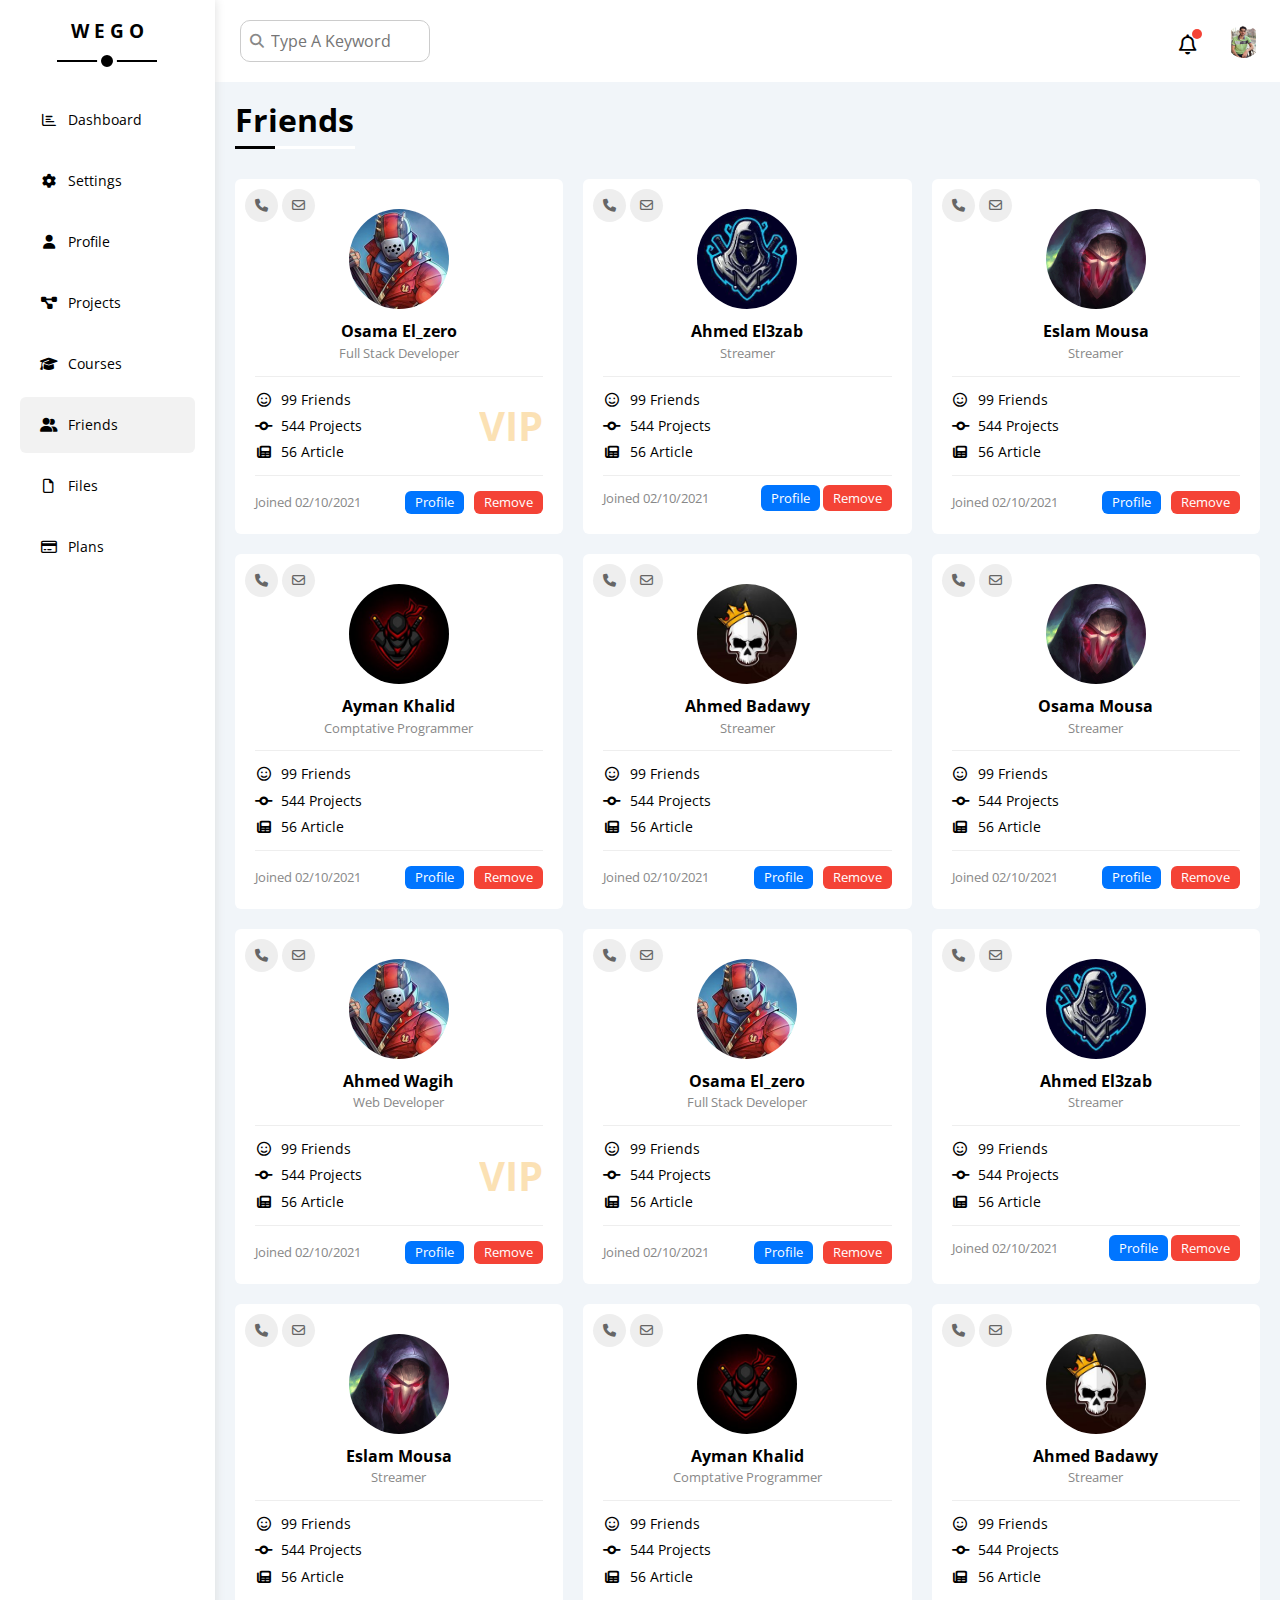
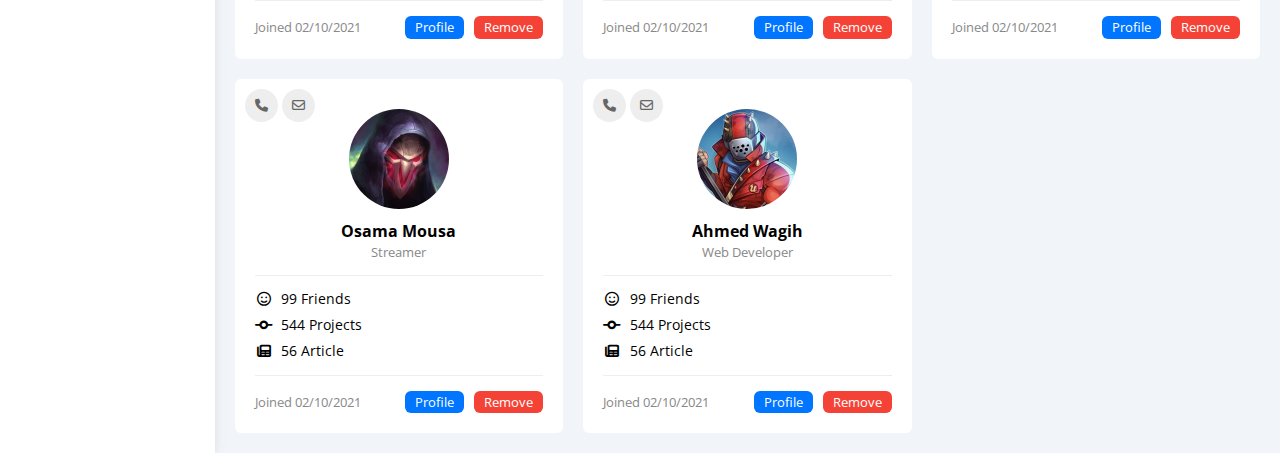
<file: friends.html>
<!DOCTYPE html>
<html lang="en">

<head>
    <meta charset="UTF-8">
    <meta http-equiv="X-UA-Compatible" content="IE=edge">
    <meta name="viewport" content="width=device-width, initial-scale=1.0">
    <title>Friends</title>
    <link rel="icon" href="images/avatar.png">
    <!-- Font Awesome Library -->
    <link rel="stylesheet" href="css/all.min.css">
    <!-- My Framework -->
    <link rel="stylesheet" href="css/framework.css">
    <!-- Main CSS File -->
    <link rel="stylesheet" href="css/master.css">
    <!-- Render All Elements Normally -->
    <link rel="stylesheet" href="css/normalize.css">
    <!-- Google Fonts -->
    <link rel="preconnect" href="https://fonts.googleapis.com" />
    <link rel="preconnect" href="https://fonts.gstatic.com" crossorigin />
    <link href="https://fonts.googleapis.com/css2?family=Open+Sans:wght@300;500&#038;display=swap" rel="stylesheet" />
</head>

<body>
    <div class="page d-flex">
        <div class="sidebar bg-white p-20 p-relative">
            <h3 class="p-relative txt-c mt-0">W E G O</h3>
            <ul>
                <li>
                    <a class="d-flex align-center fs-14 c-back rad-6 p-10" href="index.html">
                        <i class="fa-regular fa-chart-bar fa-fw"></i>
                        <span class="hide-mobile">Dashboard</span>
                    </a>
                </li>
                <li>
                    <a class="d-flex align-center fs-14 c-back rad-6 p-10" href="settings.html">
                        <i class="fa-solid fa-gear fa-fw"></i>
                        <span class="hide-mobile">Settings</span>
                    </a>
                </li>
                <li>
                    <a class="d-flex align-center fs-14 c-back rad-6 p-10" href="profile.html">
                        <i class="fa-solid fa-user fa-fw"></i>
                        <span class="hide-mobile">Profile</span>
                    </a>
                </li>
                <li>
                    <a class="d-flex align-center fs-14 c-back rad-6 p-10" href="projects.html">
                        <i class="fa-solid fa-diagram-project fa-fw"></i>
                        <span class="hide-mobile">Projects</span>
                    </a>
                </li>
                <li>
                    <a class="d-flex align-center fs-14 c-back rad-6 p-10" href="courses.html">
                        <i class="fa-solid fa-graduation-cap fa-fw"></i>
                        <span class="hide-mobile">Courses</span>
                    </a>
                </li>
                <li>
                    <a class="active d-flex align-center fs-14 c-back rad-6 p-10" href="friends.html">
                        <i class="fa-solid fa-user-group fa-fw"></i>
                        <span class="hide-mobile">Friends</span>
                    </a>
                </li>
                <li>
                    <a class="d-flex align-center fs-14 c-back rad-6 p-10" href="files.html">
                        <i class="fa-regular fa-file fa-fw"></i>
                        <span class="hide-mobile">Files</span>
                    </a>
                </li>
                <li>
                    <a class="d-flex align-center fs-14 c-back rad-6 p-10" href="plans.html">
                        <i class="fa-regular fa-credit-card fa-fw"></i>
                        <span class="hide-mobile">Plans</span>
                    </a>
                </li>
            </ul>
        </div>
        <div class="content w-full">
            <!-- Start Header -->
            <div class="header bg-white p-15 between-flex">
                <div class="search p-relative">
                    <input class="p-10 c-777" type="search" placeholder="Type A Keyword">
                </div>
                <div class="icons d-flex align-center">
                    <span class="notification p-relative">
                        <i class="fa-regular fa-bell fa-lg"></i>
                    </span>
                    <img class="rad-50" src="images/WhatsApp Image 2022-10-29 at 8.36.39 PM.jpeg" alt="">
                </div>
            </div>
            <!-- End Header -->
            <h1 class="p-relative">Friends</h1>
            <div class="friends-page d-grid gap-20 m-20">
                <div class="friends bg-white rad-6 p-20 p-relative">
                    <div class="contact">
                        <i class="fa-solid fa-phone"></i>
                        <i class="fa-regular fa-envelope"></i>
                    </div>
                    <div class="txt-c">
                        <img class="rad-50 mt-10 mb-10 w-100 h-100" src="images/friend-01.jpg" alt="">
                        <h4 class="m-0">Osama El_zero</h4>
                        <p class="c-gray fs-13 mt-5 mb-0">Full Stack Developer</p>
                    </div>
                    <div class="icons fs-14 p-relative">
                        <div class="mb-10">
                            <i class="fa-regular fa-face-smile fa-fw"></i>
                            <span>99 Friends</span>
                        </div>
                        <div class="mb-10">
                            <i class="fa-solid fa-code-commit fa-fw"></i>
                            <span>544 Projects</span>
                        </div>
                        <div>
                            <i class="fa-solid fa-newspaper fa-fw"></i>
                            <span>56 Article</span>
                        </div>
                        <span class="vip fw-bold c-orange">VIP</span>
                    </div>
                    <div class="info between-flex fs-13">
                        <span class="c-gray">Joined 02/10/2021</span>
                        <div class="between-flex">
                            <a class="bg-blue c-white btn-shape mr-10" href="profile.html">Profile</a>
                            <a class="bg-red c-white btn-shape" href="#">Remove</a>
                        </div>
                    </div>
                </div>
                <div class="friends bg-white rad-6 p-20 p-relative">
                    <div class="contact">
                        <i class="fa-solid fa-phone"></i>
                        <i class="fa-regular fa-envelope"></i>
                    </div>
                    <div class="txt-c">
                        <img class="rad-50 mt-10 mb-10 w-100 h-100" src="images/friend-02.jpg" alt="">
                        <h4 class="m-0">Ahmed El3zab</h4>
                        <p class="c-gray fs-13 mt-5 mb-0">Streamer</p>
                    </div>
                    <div class="icons fs-14 p-relative">
                        <div class="mb-10">
                            <i class="fa-regular fa-face-smile fa-fw"></i>
                            <span>99 Friends</span>
                        </div>
                        <div class="mb-10">
                            <i class="fa-solid fa-code-commit fa-fw"></i>
                            <span>544 Projects</span>
                        </div>
                        <div>
                            <i class="fa-solid fa-newspaper fa-fw"></i>
                            <span>56 Article</span>
                        </div>
                        <!-- <span class="vip fw-bold c-orange">VIP</span> -->
                    </div>
                    <div class="info between-flex fs-13">
                        <span class="c-gray">Joined 02/10/2021</span>
                        <div>
                            <a class="bg-blue c-white btn-shape" href="profile.html">Profile</a>
                            <a class="bg-red c-white btn-shape" href="#">Remove</a>
                        </div>
                    </div>
                </div>
                <div class="friends bg-white rad-6 p-20 p-relative">
                    <div class="contact">
                        <i class="fa-solid fa-phone"></i>
                        <i class="fa-regular fa-envelope"></i>
                    </div>
                    <div class="txt-c">
                        <img class="rad-50 mt-10 mb-10 w-100 h-100" src="images/friend-03.jpg" alt="">
                        <h4 class="m-0">Eslam Mousa</h4>
                        <p class="c-gray fs-13 mt-5 mb-0">Streamer</p>
                    </div>
                    <div class="icons fs-14 p-relative">
                        <div class="mb-10">
                            <i class="fa-regular fa-face-smile fa-fw"></i>
                            <span>99 Friends</span>
                        </div>
                        <div class="mb-10">
                            <i class="fa-solid fa-code-commit fa-fw"></i>
                            <span>544 Projects</span>
                        </div>
                        <div>
                            <i class="fa-solid fa-newspaper fa-fw"></i>
                            <span>56 Article</span>
                        </div>
                        <!-- <span class="vip fw-bold c-orange">VIP</span> -->
                    </div>
                    <div class="info between-flex fs-13">
                        <span class="c-gray">Joined 02/10/2021</span>
                        <div class="between-flex">
                            <a class="bg-blue c-white btn-shape mr-10" href="profile.html">Profile</a>
                            <a class="bg-red c-white btn-shape" href="#">Remove</a>
                        </div>
                    </div>
                </div>
                <div class="friends bg-white rad-6 p-20 p-relative">
                    <div class="contact">
                        <i class="fa-solid fa-phone"></i>
                        <i class="fa-regular fa-envelope"></i>
                    </div>
                    <div class="txt-c">
                        <img class="rad-50 mt-10 mb-10 w-100 h-100" src="images/friend-04.jpg" alt="">
                        <h4 class="m-0">Ayman Khalid</h4>
                        <p class="c-gray fs-13 mt-5 mb-0">Comptative Programmer</p>
                    </div>
                    <div class="icons fs-14 p-relative">
                        <div class="mb-10">
                            <i class="fa-regular fa-face-smile fa-fw"></i>
                            <span>99 Friends</span>
                        </div>
                        <div class="mb-10">
                            <i class="fa-solid fa-code-commit fa-fw"></i>
                            <span>544 Projects</span>
                        </div>
                        <div>
                            <i class="fa-solid fa-newspaper fa-fw"></i>
                            <span>56 Article</span>
                        </div>
                        <!-- <span class="vip fw-bold c-orange">VIP</span> -->
                    </div>
                    <div class="info between-flex fs-13">
                        <span class="c-gray">Joined 02/10/2021</span>
                        <div class="between-flex">
                            <a class="bg-blue c-white btn-shape mr-10" href="profile.html">Profile</a>
                            <a class="bg-red c-white btn-shape" href="#">Remove</a>
                        </div>
                    </div>
                </div>
                <div class="friends bg-white rad-6 p-20 p-relative">
                    <div class="contact">
                        <i class="fa-solid fa-phone"></i>
                        <i class="fa-regular fa-envelope"></i>
                    </div>
                    <div class="txt-c">
                        <img class="rad-50 mt-10 mb-10 w-100 h-100" src="images/friend-05.jpg" alt="">
                        <h4 class="m-0">Ahmed Badawy</h4>
                        <p class="c-gray fs-13 mt-5 mb-0">Streamer</p>
                    </div>
                    <div class="icons fs-14 p-relative">
                        <div class="mb-10">
                            <i class="fa-regular fa-face-smile fa-fw"></i>
                            <span>99 Friends</span>
                        </div>
                        <div class="mb-10">
                            <i class="fa-solid fa-code-commit fa-fw"></i>
                            <span>544 Projects</span>
                        </div>
                        <div>
                            <i class="fa-solid fa-newspaper fa-fw"></i>
                            <span>56 Article</span>
                        </div>
                        <!-- <span class="vip fw-bold c-orange">VIP</span> -->
                    </div>
                    <div class="info between-flex fs-13">
                        <span class="c-gray">Joined 02/10/2021</span>
                        <div class="between-flex">
                            <a class="bg-blue c-white btn-shape mr-10" href="profile.html">Profile</a>
                            <a class="bg-red c-white btn-shape" href="#">Remove</a>
                        </div>
                    </div>
                </div>
                <div class="friends bg-white rad-6 p-20 p-relative">
                    <div class="contact">
                        <i class="fa-solid fa-phone"></i>
                        <i class="fa-regular fa-envelope"></i>
                    </div>
                    <div class="txt-c">
                        <img class="rad-50 mt-10 mb-10 w-100 h-100" src="images/friend-03.jpg" alt="">
                        <h4 class="m-0">Osama Mousa</h4>
                        <p class="c-gray fs-13 mt-5 mb-0">Streamer</p>
                    </div>
                    <div class="icons fs-14 p-relative">
                        <div class="mb-10">
                            <i class="fa-regular fa-face-smile fa-fw"></i>
                            <span>99 Friends</span>
                        </div>
                        <div class="mb-10">
                            <i class="fa-solid fa-code-commit fa-fw"></i>
                            <span>544 Projects</span>
                        </div>
                        <div>
                            <i class="fa-solid fa-newspaper fa-fw"></i>
                            <span>56 Article</span>
                        </div>
                        <!-- <span class="vip fw-bold c-orange">VIP</span> -->
                    </div>
                    <div class="info between-flex fs-13">
                        <span class="c-gray">Joined 02/10/2021</span>
                        <div class="between-flex">
                            <a class="bg-blue c-white btn-shape mr-10" href="profile.html">Profile</a>
                            <a class="bg-red c-white btn-shape" href="#">Remove</a>
                        </div>
                    </div>
                </div>
                <div class="friends bg-white rad-6 p-20 p-relative">
                    <div class="contact">
                        <i class="fa-solid fa-phone"></i>
                        <i class="fa-regular fa-envelope"></i>
                    </div>
                    <div class="txt-c">
                        <img class="rad-50 mt-10 mb-10 w-100 h-100" src="images/friend-01.jpg" alt="">
                        <h4 class="m-0">Ahmed Wagih</h4>
                        <p class="c-gray fs-13 mt-5 mb-0">Web Developer</p>
                    </div>
                    <div class="icons fs-14 p-relative">
                        <div class="mb-10">
                            <i class="fa-regular fa-face-smile fa-fw"></i>
                            <span>99 Friends</span>
                        </div>
                        <div class="mb-10">
                            <i class="fa-solid fa-code-commit fa-fw"></i>
                            <span>544 Projects</span>
                        </div>
                        <div>
                            <i class="fa-solid fa-newspaper fa-fw"></i>
                            <span>56 Article</span>
                        </div>
                        <span class="vip fw-bold c-orange">VIP</span>
                    </div>
                    <div class="info between-flex fs-13">
                        <span class="c-gray">Joined 02/10/2021</span>
                        <div class="between-flex">
                            <a class="bg-blue c-white btn-shape mr-10" href="profile.html">Profile</a>
                            <a class="bg-red c-white btn-shape" href="#">Remove</a>
                        </div>
                    </div>
                </div>
                <div class="friends bg-white rad-6 p-20 p-relative">
                    <div class="contact">
                        <i class="fa-solid fa-phone"></i>
                        <i class="fa-regular fa-envelope"></i>
                    </div>
                    <div class="txt-c">
                        <img class="rad-50 mt-10 mb-10 w-100 h-100" src="images/friend-01.jpg" alt="">
                        <h4 class="m-0">Osama El_zero</h4>
                        <p class="c-gray fs-13 mt-5 mb-0">Full Stack Developer</p>
                    </div>
                    <div class="icons fs-14 p-relative">
                        <div class="mb-10">
                            <i class="fa-regular fa-face-smile fa-fw"></i>
                            <span>99 Friends</span>
                        </div>
                        <div class="mb-10">
                            <i class="fa-solid fa-code-commit fa-fw"></i>
                            <span>544 Projects</span>
                        </div>
                        <div>
                            <i class="fa-solid fa-newspaper fa-fw"></i>
                            <span>56 Article</span>
                        </div>
                        <!-- <span class="vip fw-bold c-orange">VIP</span> -->
                    </div>
                    <div class="info between-flex fs-13">
                        <span class="c-gray">Joined 02/10/2021</span>
                        <div class="between-flex">
                            <a class="bg-blue c-white btn-shape mr-10" href="profile.html">Profile</a>
                            <a class="bg-red c-white btn-shape" href="#">Remove</a>
                        </div>
                    </div>
                </div>
                <div class="friends bg-white rad-6 p-20 p-relative">
                    <div class="contact">
                        <i class="fa-solid fa-phone"></i>
                        <i class="fa-regular fa-envelope"></i>
                    </div>
                    <div class="txt-c">
                        <img class="rad-50 mt-10 mb-10 w-100 h-100" src="images/friend-02.jpg" alt="">
                        <h4 class="m-0">Ahmed El3zab</h4>
                        <p class="c-gray fs-13 mt-5 mb-0">Streamer</p>
                    </div>
                    <div class="icons fs-14 p-relative">
                        <div class="mb-10">
                            <i class="fa-regular fa-face-smile fa-fw"></i>
                            <span>99 Friends</span>
                        </div>
                        <div class="mb-10">
                            <i class="fa-solid fa-code-commit fa-fw"></i>
                            <span>544 Projects</span>
                        </div>
                        <div>
                            <i class="fa-solid fa-newspaper fa-fw"></i>
                            <span>56 Article</span>
                        </div>
                        <!-- <span class="vip fw-bold c-orange">VIP</span> -->
                    </div>
                    <div class="info between-flex fs-13">
                        <span class="c-gray">Joined 02/10/2021</span>
                        <div>
                            <a class="bg-blue c-white btn-shape" href="profile.html">Profile</a>
                            <a class="bg-red c-white btn-shape" href="#">Remove</a>
                        </div>
                    </div>
                </div>
                <div class="friends bg-white rad-6 p-20 p-relative">
                    <div class="contact">
                        <i class="fa-solid fa-phone"></i>
                        <i class="fa-regular fa-envelope"></i>
                    </div>
                    <div class="txt-c">
                        <img class="rad-50 mt-10 mb-10 w-100 h-100" src="images/friend-03.jpg" alt="">
                        <h4 class="m-0">Eslam Mousa</h4>
                        <p class="c-gray fs-13 mt-5 mb-0">Streamer</p>
                    </div>
                    <div class="icons fs-14 p-relative">
                        <div class="mb-10">
                            <i class="fa-regular fa-face-smile fa-fw"></i>
                            <span>99 Friends</span>
                        </div>
                        <div class="mb-10">
                            <i class="fa-solid fa-code-commit fa-fw"></i>
                            <span>544 Projects</span>
                        </div>
                        <div>
                            <i class="fa-solid fa-newspaper fa-fw"></i>
                            <span>56 Article</span>
                        </div>
                        <!-- <span class="vip fw-bold c-orange">VIP</span> -->
                    </div>
                    <div class="info between-flex fs-13">
                        <span class="c-gray">Joined 02/10/2021</span>
                        <div class="between-flex">
                            <a class="bg-blue c-white btn-shape mr-10" href="profile.html">Profile</a>
                            <a class="bg-red c-white btn-shape" href="#">Remove</a>
                        </div>
                    </div>
                </div>
                <div class="friends bg-white rad-6 p-20 p-relative">
                    <div class="contact">
                        <i class="fa-solid fa-phone"></i>
                        <i class="fa-regular fa-envelope"></i>
                    </div>
                    <div class="txt-c">
                        <img class="rad-50 mt-10 mb-10 w-100 h-100" src="images/friend-04.jpg" alt="">
                        <h4 class="m-0">Ayman Khalid</h4>
                        <p class="c-gray fs-13 mt-5 mb-0">Comptative Programmer</p>
                    </div>
                    <div class="icons fs-14 p-relative">
                        <div class="mb-10">
                            <i class="fa-regular fa-face-smile fa-fw"></i>
                            <span>99 Friends</span>
                        </div>
                        <div class="mb-10">
                            <i class="fa-solid fa-code-commit fa-fw"></i>
                            <span>544 Projects</span>
                        </div>
                        <div>
                            <i class="fa-solid fa-newspaper fa-fw"></i>
                            <span>56 Article</span>
                        </div>
                        <!-- <span class="vip fw-bold c-orange">VIP</span> -->
                    </div>
                    <div class="info between-flex fs-13">
                        <span class="c-gray">Joined 02/10/2021</span>
                        <div class="between-flex">
                            <a class="bg-blue c-white btn-shape mr-10" href="profile.html">Profile</a>
                            <a class="bg-red c-white btn-shape" href="#">Remove</a>
                        </div>
                    </div>
                </div>
                <div class="friends bg-white rad-6 p-20 p-relative">
                    <div class="contact">
                        <i class="fa-solid fa-phone"></i>
                        <i class="fa-regular fa-envelope"></i>
                    </div>
                    <div class="txt-c">
                        <img class="rad-50 mt-10 mb-10 w-100 h-100" src="images/friend-05.jpg" alt="">
                        <h4 class="m-0">Ahmed Badawy</h4>
                        <p class="c-gray fs-13 mt-5 mb-0">Streamer</p>
                    </div>
                    <div class="icons fs-14 p-relative">
                        <div class="mb-10">
                            <i class="fa-regular fa-face-smile fa-fw"></i>
                            <span>99 Friends</span>
                        </div>
                        <div class="mb-10">
                            <i class="fa-solid fa-code-commit fa-fw"></i>
                            <span>544 Projects</span>
                        </div>
                        <div>
                            <i class="fa-solid fa-newspaper fa-fw"></i>
                            <span>56 Article</span>
                        </div>
                        <!-- <span class="vip fw-bold c-orange">VIP</span> -->
                    </div>
                    <div class="info between-flex fs-13">
                        <span class="c-gray">Joined 02/10/2021</span>
                        <div class="between-flex">
                            <a class="bg-blue c-white btn-shape mr-10" href="profile.html">Profile</a>
                            <a class="bg-red c-white btn-shape" href="#">Remove</a>
                        </div>
                    </div>
                </div>
                <div class="friends bg-white rad-6 p-20 p-relative">
                    <div class="contact">
                        <i class="fa-solid fa-phone"></i>
                        <i class="fa-regular fa-envelope"></i>
                    </div>
                    <div class="txt-c">
                        <img class="rad-50 mt-10 mb-10 w-100 h-100" src="images/friend-03.jpg" alt="">
                        <h4 class="m-0">Osama Mousa</h4>
                        <p class="c-gray fs-13 mt-5 mb-0">Streamer</p>
                    </div>
                    <div class="icons fs-14 p-relative">
                        <div class="mb-10">
                            <i class="fa-regular fa-face-smile fa-fw"></i>
                            <span>99 Friends</span>
                        </div>
                        <div class="mb-10">
                            <i class="fa-solid fa-code-commit fa-fw"></i>
                            <span>544 Projects</span>
                        </div>
                        <div>
                            <i class="fa-solid fa-newspaper fa-fw"></i>
                            <span>56 Article</span>
                        </div>
                        <!-- <span class="vip fw-bold c-orange">VIP</span> -->
                    </div>
                    <div class="info between-flex fs-13">
                        <span class="c-gray">Joined 02/10/2021</span>
                        <div class="between-flex">
                            <a class="bg-blue c-white btn-shape mr-10" href="profile.html">Profile</a>
                            <a class="bg-red c-white btn-shape" href="#">Remove</a>
                        </div>
                    </div>
                </div>
                <div class="friends bg-white rad-6 p-20 p-relative">
                    <div class="contact">
                        <i class="fa-solid fa-phone"></i>
                        <i class="fa-regular fa-envelope"></i>
                    </div>
                    <div class="txt-c">
                        <img class="rad-50 mt-10 mb-10 w-100 h-100" src="images/friend-01.jpg" alt="">
                        <h4 class="m-0">Ahmed Wagih</h4>
                        <p class="c-gray fs-13 mt-5 mb-0">Web Developer</p>
                    </div>
                    <div class="icons fs-14 p-relative">
                        <div class="mb-10">
                            <i class="fa-regular fa-face-smile fa-fw"></i>
                            <span>99 Friends</span>
                        </div>
                        <div class="mb-10">
                            <i class="fa-solid fa-code-commit fa-fw"></i>
                            <span>544 Projects</span>
                        </div>
                        <div>
                            <i class="fa-solid fa-newspaper fa-fw"></i>
                            <span>56 Article</span>
                        </div>
                        <!-- <span class="vip fw-bold c-orange">VIP</span> -->
                    </div>
                    <div class="info between-flex fs-13">
                        <span class="c-gray">Joined 02/10/2021</span>
                        <div class="between-flex">
                            <a class="bg-blue c-white btn-shape mr-10" href="profile.html">Profile</a>
                            <a class="bg-red c-white btn-shape" href="#">Remove</a>
                        </div>
                    </div>
                </div>
            </div>
        </div>
    </div>
</body>

</html>
</file>
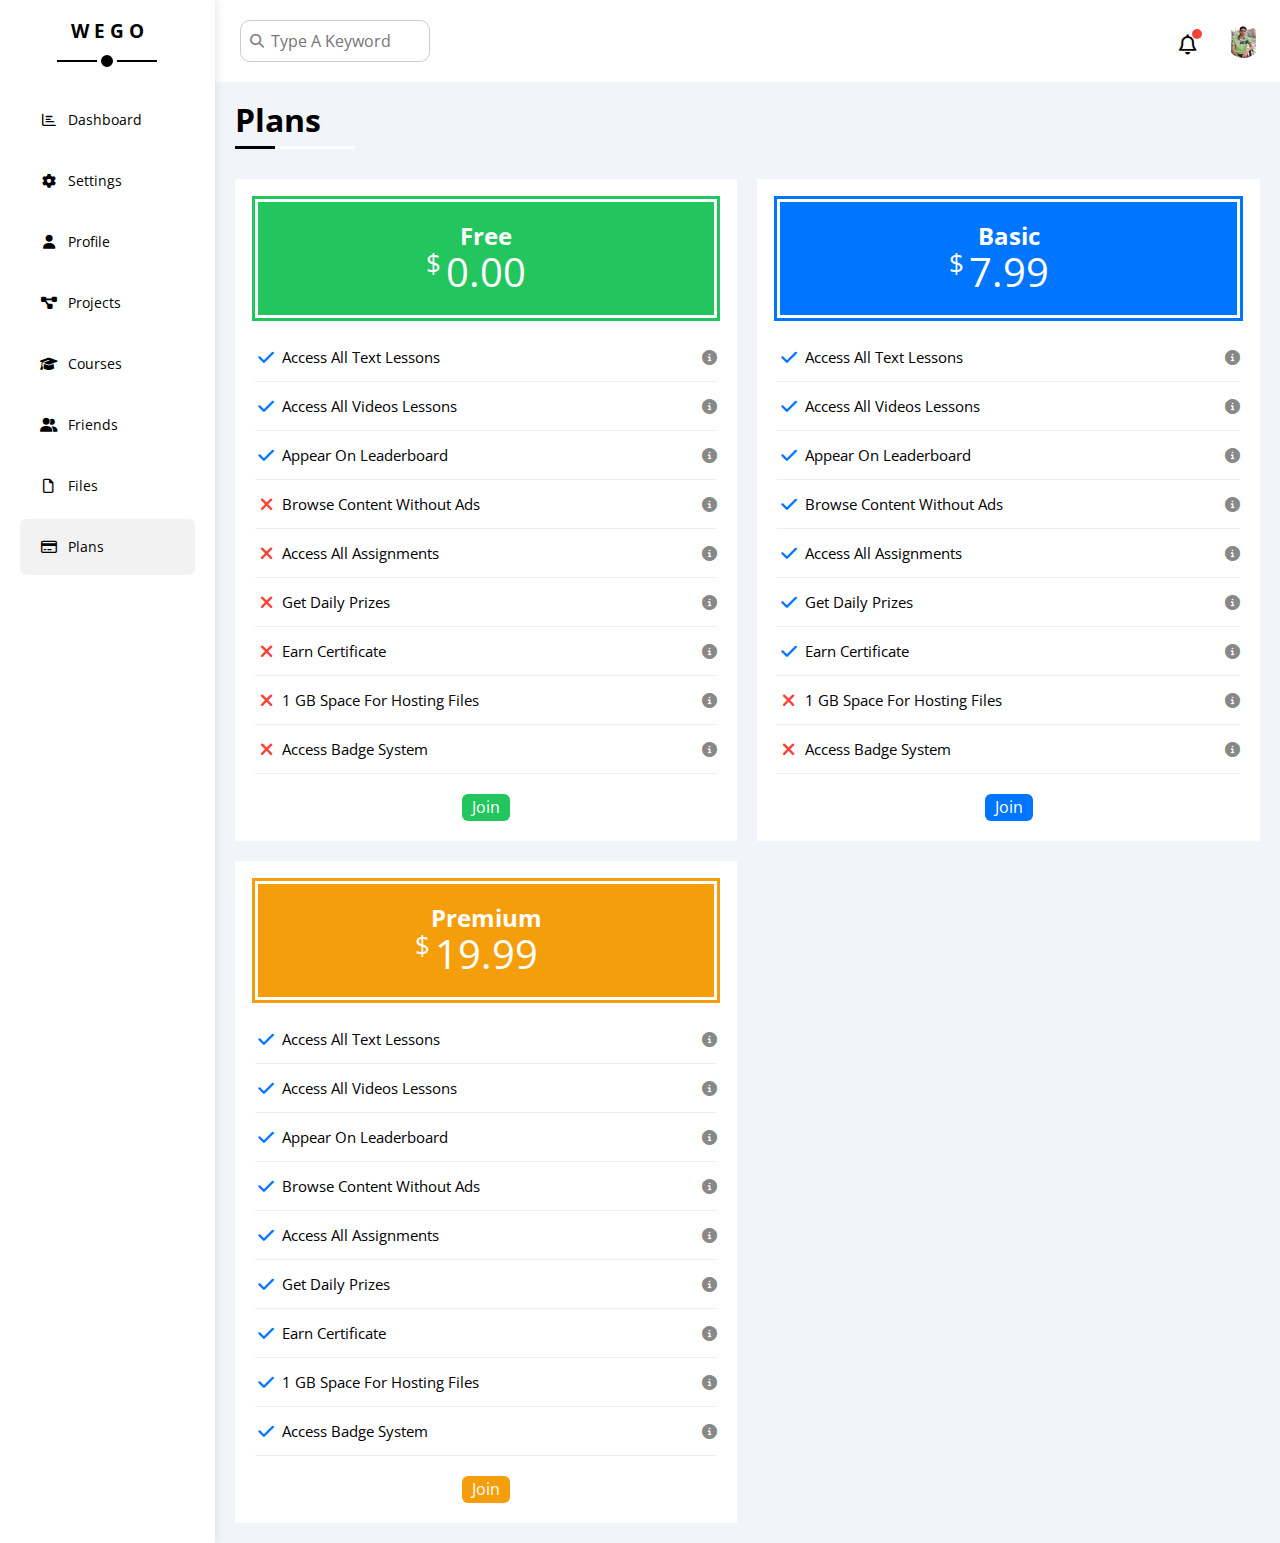
<file: plans.html>
<!DOCTYPE html>
<html lang="en">

<head>
    <meta charset="UTF-8">
    <meta http-equiv="X-UA-Compatible" content="IE=edge">
    <meta name="viewport" content="width=device-width, initial-scale=1.0">
    <title>Plans</title>
    <link rel="icon" href="images/avatar.png">
    <!-- Font Awesome Library -->
    <link rel="stylesheet" href="css/all.min.css">
    <!-- My Framework -->
    <link rel="stylesheet" href="css/framework.css">
    <!-- Main CSS File -->
    <link rel="stylesheet" href="css/master.css">
    <!-- Render All Elements Normally -->
    <link rel="stylesheet" href="css/normalize.css">
    <!-- Google Fonts -->
    <link rel="preconnect" href="https://fonts.googleapis.com" />
    <link rel="preconnect" href="https://fonts.gstatic.com" crossorigin />
    <link href="https://fonts.googleapis.com/css2?family=Open+Sans:wght@300;500&#038;display=swap" rel="stylesheet" />
</head>

<body>
    <div class="page d-flex">
        <div class="sidebar bg-white p-20 p-relative">
            <h3 class="p-relative txt-c mt-0">W E G O</h3>
            <ul>
                <li>
                    <a class="d-flex align-center fs-14 c-back rad-6 p-10" href="index.html">
                        <i class="fa-regular fa-chart-bar fa-fw"></i>
                        <span class="hide-mobile">Dashboard</span>
                    </a>
                </li>
                <li>
                    <a class="d-flex align-center fs-14 c-back rad-6 p-10" href="settings.html">
                        <i class="fa-solid fa-gear fa-fw"></i>
                        <span class="hide-mobile">Settings</span>
                    </a>
                </li>
                <li>
                    <a class="d-flex align-center fs-14 c-back rad-6 p-10" href="profile.html">
                        <i class="fa-solid fa-user fa-fw"></i>
                        <span class="hide-mobile">Profile</span>
                    </a>
                </li>
                <li>
                    <a class="d-flex align-center fs-14 c-back rad-6 p-10" href="projects.html">
                        <i class="fa-solid fa-diagram-project fa-fw"></i>
                        <span class="hide-mobile">Projects</span>
                    </a>
                </li>
                <li>
                    <a class="d-flex align-center fs-14 c-back rad-6 p-10" href="courses.html">
                        <i class="fa-solid fa-graduation-cap fa-fw"></i>
                        <span class="hide-mobile">Courses</span>
                    </a>
                </li>
                <li>
                    <a class="d-flex align-center fs-14 c-back rad-6 p-10" href="friends.html">
                        <i class="fa-solid fa-user-group fa-fw"></i>
                        <span class="hide-mobile">Friends</span>
                    </a>
                </li>
                <li>
                    <a class="d-flex align-center fs-14 c-back rad-6 p-10" href="files.html">
                        <i class="fa-regular fa-file fa-fw"></i>
                        <span class="hide-mobile">Files</span>
                    </a>
                </li>
                <li>
                    <a class="active d-flex align-center fs-14 c-back rad-6 p-10" href="plans.html">
                        <i class="fa-regular fa-credit-card fa-fw"></i>
                        <span class="hide-mobile">Plans</span>
                    </a>
                </li>
            </ul>
        </div>
        <div class="content w-full">
            <!-- Start Header -->
            <div class="header bg-white p-15 between-flex">
                <div class="search p-relative">
                    <input class="p-10 c-777" type="search" placeholder="Type A Keyword">
                </div>
                <div class="icons d-flex align-center">
                    <span class="notification p-relative">
                        <i class="fa-regular fa-bell fa-lg"></i>
                    </span>
                    <img class="rad-50" src="images/WhatsApp Image 2022-10-29 at 8.36.39 PM.jpeg" alt="">
                </div>
            </div>
            <!-- End Header -->
            <h1 class="p-relative">Plans</h1>
            <div class="plans-page d-grid gap-20 m-20">
                <div class="plans green bg-white p-20">
                    <div class="top bg-green txt-c p-20">
                        <h2 class="m-0 c-white">Free</h2>
                        <div class="price c-white"><span>$</span>0.00</div>
                    </div>
                    <ul class="list-none pt-15">
                        <li>
                            <i class="fa-solid fa-check fa-fw yes"></i>
                            <span>Access All Text Lessons</span>
                            <i title="More Information" class="fa-solid fa-circle-info help"></i>
                        </li>
                        <li>
                            <i class="fa-solid fa-check fa-fw yes"></i>
                            <span>Access All Videos Lessons</span>
                            <i title="More Information" class="fa-solid fa-circle-info help"></i>
                        </li>
                        <li>
                            <i class="fa-solid fa-check fa-fw yes"></i>
                            <span>Appear On Leaderboard</span>
                            <i title="More Information" class="fa-solid fa-circle-info help"></i>
                        </li>
                        <li>
                            <i class="fa-solid fa-xmark fa-fw"></i>
                            <span>Browse Content Without Ads</span>
                            <i title="More Information" class="fa-solid fa-circle-info help"></i>
                        </li>
                        <li>
                            <i class="fa-solid fa-xmark fa-fw"></i>
                            <span>Access All Assignments</span>
                            <i title="More Information" class="fa-solid fa-circle-info help"></i>
                        </li>
                        <li>
                            <i class="fa-solid fa-xmark fa-fw"></i>
                            <span>Get Daily Prizes</span>
                            <i title="More Information" class="fa-solid fa-circle-info help"></i>
                        </li>
                        <li>
                            <i class="fa-solid fa-xmark fa-fw"></i>
                            <span>Earn Certificate</span>
                            <i title="More Information" class="fa-solid fa-circle-info help"></i>
                        </li>
                        <li>
                            <i class="fa-solid fa-xmark fa-fw"></i>
                            <span>1 GB Space For Hosting Files</span>
                            <i title="More Information" class="fa-solid fa-circle-info help"></i>
                        </li>
                        <li>
                            <i class="fa-solid fa-xmark fa-fw"></i>
                            <span>Access Badge System</span>
                            <i title="More Information" class="fa-solid fa-circle-info help"></i>
                        </li>
                    </ul>
                    <a href="#" class="btn-shape bg-green c-white d-block w-fit">Join</a>
                </div>
                <div class="plans blue bg-white p-20">
                    <div class="top bg-blue txt-c p-20">
                        <h2 class="m-0 c-white">Basic</h2>
                        <div class="price c-white"><span>$</span>7.99</div>
                    </div>
                    <ul class="list-none pt-15">
                        <li>
                            <i class="fa-solid fa-check fa-fw yes"></i>
                            <span>Access All Text Lessons</span>
                            <i class="fa-solid fa-circle-info help"></i>
                        </li>
                        <li>
                            <i class="fa-solid fa-check fa-fw yes"></i>
                            <span>Access All Videos Lessons</span>
                            <i class="fa-solid fa-circle-info help"></i>
                        </li>
                        <li>
                            <i class="fa-solid fa-check fa-fw yes"></i>
                            <span>Appear On Leaderboard</span>
                            <i class="fa-solid fa-circle-info help"></i>
                        </li>
                        <li>
                            <i class="fa-solid fa-check fa-fw yes"></i>
                            <span>Browse Content Without Ads</span>
                            <i class="fa-solid fa-circle-info help"></i>
                        </li>
                        <li>
                            <i class="fa-solid fa-check fa-fw yes"></i>
                            <span>Access All Assignments</span>
                            <i class="fa-solid fa-circle-info help"></i>
                        </li>
                        <li>
                            <i class="fa-solid fa-check fa-fw yes"></i>
                            <span>Get Daily Prizes</span>
                            <i class="fa-solid fa-circle-info help"></i>
                        </li>
                        <li>
                            <i class="fa-solid fa-check fa-fw yes"></i>
                            <span>Earn Certificate</span>
                            <i class="fa-solid fa-circle-info help"></i>
                        </li>
                        <li>
                            <i class="fa-solid fa-xmark fa-fw"></i>
                            <span>1 GB Space For Hosting Files</span>
                            <i class="fa-solid fa-circle-info help"></i>
                        </li>
                        <li>
                            <i class="fa-solid fa-xmark fa-fw"></i>
                            <span>Access Badge System</span>
                            <i class="fa-solid fa-circle-info help"></i>
                        </li>
                    </ul>
                    <a href="#" class="btn-shape bg-blue c-white d-block w-fit">Join</a>
                </div>
                <div class="plans orange bg-white p-20">
                    <div class="top bg-orange txt-c p-20">
                        <h2 class="m-0 c-white">Premium</h2>
                        <div class="price c-white"><span>$</span>19.99</div>
                    </div>
                    <ul class="list-none pt-15">
                        <li>
                            <i class="fa-solid fa-check fa-fw yes"></i>
                            <span>Access All Text Lessons</span>
                            <i class="fa-solid fa-circle-info help"></i>
                        </li>
                        <li>
                            <i class="fa-solid fa-check fa-fw yes"></i>
                            <span>Access All Videos Lessons</span>
                            <i class="fa-solid fa-circle-info help"></i>
                        </li>
                        <li>
                            <i class="fa-solid fa-check fa-fw yes"></i>
                            <span>Appear On Leaderboard</span>
                            <i class="fa-solid fa-circle-info help"></i>
                        </li>
                        <li>
                            <i class="fa-solid fa-check fa-fw yes"></i>
                            <span>Browse Content Without Ads</span>
                            <i class="fa-solid fa-circle-info help"></i>
                        </li>
                        <li>
                            <i class="fa-solid fa-check fa-fw yes"></i>
                            <span>Access All Assignments</span>
                            <i class="fa-solid fa-circle-info help"></i>
                        </li>
                        <li>
                            <i class="fa-solid fa-check fa-fw yes"></i>
                            <span>Get Daily Prizes</span>
                            <i class="fa-solid fa-circle-info help"></i>
                        </li>
                        <li>
                            <i class="fa-solid fa-check fa-fw yes"></i>
                            <span>Earn Certificate</span>
                            <i class="fa-solid fa-circle-info help"></i>
                        </li>
                        <li>
                            <i class="fa-solid fa-check fa-fw yes"></i>
                            <span>1 GB Space For Hosting Files</span>
                            <i class="fa-solid fa-circle-info help"></i>
                        </li>
                        <li>
                            <i class="fa-solid fa-check fa-fw yes"></i>
                            <span>Access Badge System</span>
                            <i class="fa-solid fa-circle-info help"></i>
                        </li>
                    </ul>
                    <a href="#" class="btn-shape bg-orange c-white d-block w-fit">Join</a>
                </div>
            </div>
        </div>
    </div>
</body>

</html>
</file>
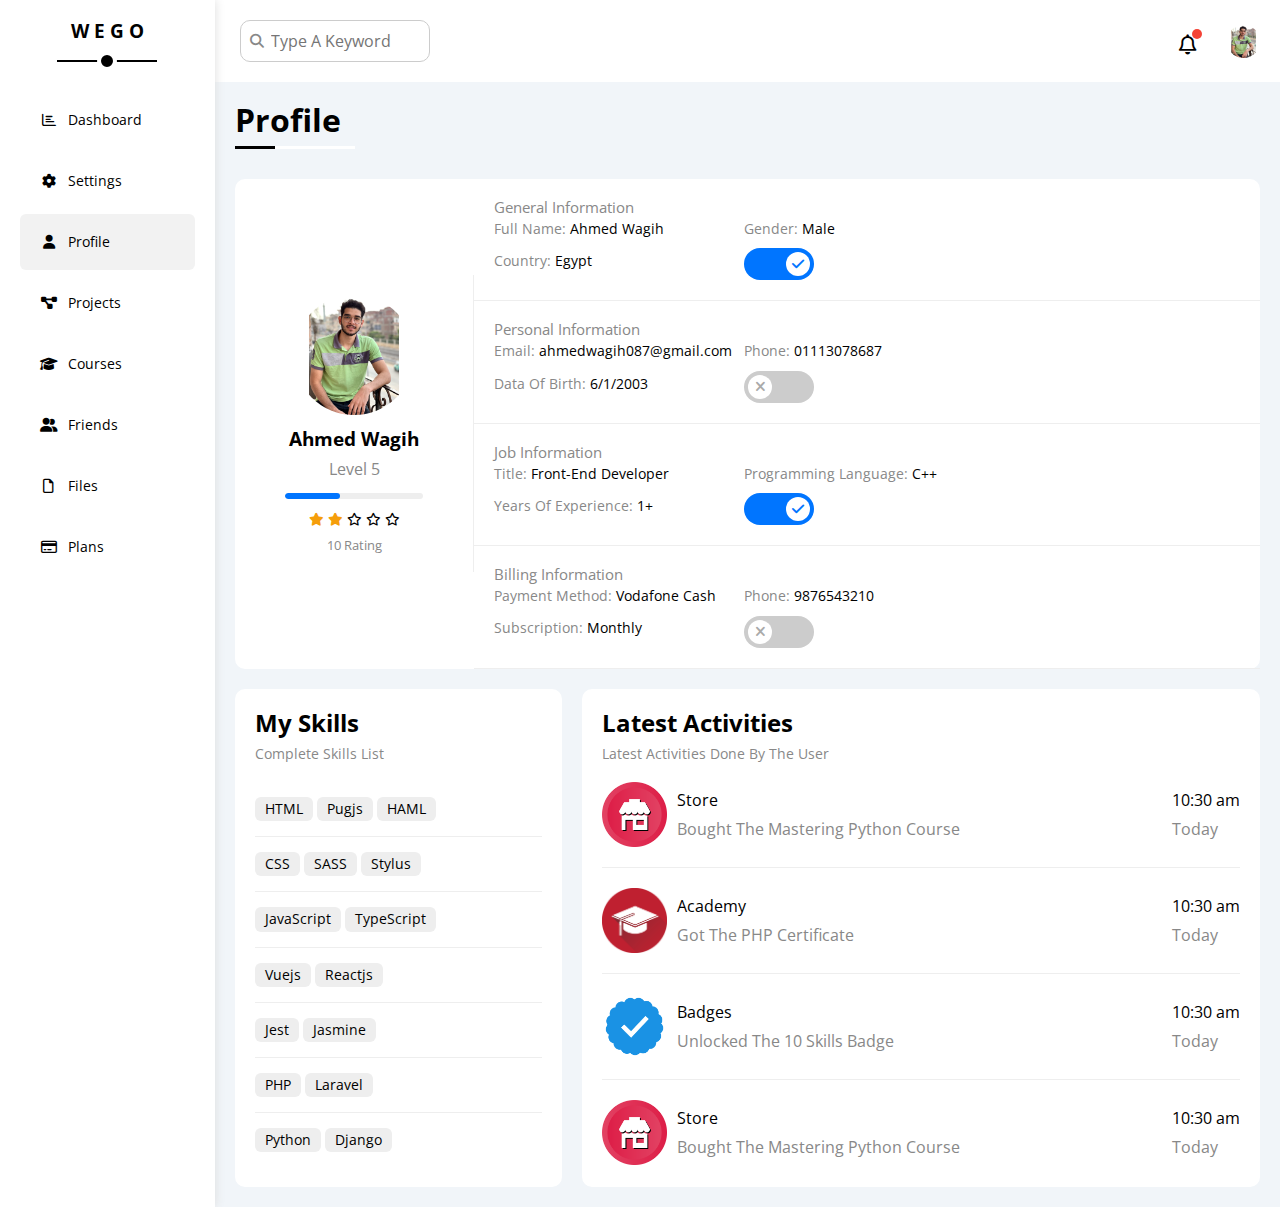
<file: profile.html>
<!DOCTYPE html>
<html lang="en">

<head>
    <meta charset="UTF-8">
    <meta http-equiv="X-UA-Compatible" content="IE=edge">
    <meta name="viewport" content="width=device-width, initial-scale=1.0">
    <title>Profile</title>
    <link rel="icon" href="images/avatar.png">
    <!-- Font Awesome Library -->
    <link rel="stylesheet" href="css/all.min.css">
    <!-- My Framework -->
    <link rel="stylesheet" href="css/framework.css">
    <!-- Main CSS File -->
    <link rel="stylesheet" href="css/master.css">
    <!-- Render All Elements Normally -->
    <link rel="stylesheet" href="css/normalize.css">
    <!-- Google Fonts -->
    <link rel="preconnect" href="https://fonts.googleapis.com" />
    <link rel="preconnect" href="https://fonts.gstatic.com" crossorigin />
    <link href="https://fonts.googleapis.com/css2?family=Open+Sans:wght@300;500&#038;display=swap" rel="stylesheet" />
</head>

<body>
    <div class="page d-flex">
        <div class="sidebar bg-white p-20 p-relative">
            <h3 class="p-relative txt-c mt-0">W E G O</h3>
            <ul>
                <li>
                    <a class="d-flex align-center fs-14 c-back rad-6 p-10" href="index.html">
                        <i class="fa-regular fa-chart-bar fa-fw"></i>
                        <span class="hide-mobile">Dashboard</span>
                    </a>
                </li>
                <li>
                    <a class="d-flex align-center fs-14 c-back rad-6 p-10" href="settings.html">
                        <i class="fa-solid fa-gear fa-fw"></i>
                        <span class="hide-mobile">Settings</span>
                    </a>
                </li>
                <li>
                    <a class="active d-flex align-center fs-14 c-back rad-6 p-10" href="profile.html">
                        <i class="fa-solid fa-user fa-fw"></i>
                        <span class="hide-mobile">Profile</span>
                    </a>
                </li>
                <li>
                    <a class="d-flex align-center fs-14 c-back rad-6 p-10" href="projects.html">
                        <i class="fa-solid fa-diagram-project fa-fw"></i>
                        <span class="hide-mobile">Projects</span>
                    </a>
                </li>
                <li>
                    <a class="d-flex align-center fs-14 c-back rad-6 p-10" href="courses.html">
                        <i class="fa-solid fa-graduation-cap fa-fw"></i>
                        <span class="hide-mobile">Courses</span>
                    </a>
                </li>
                <li>
                    <a class="d-flex align-center fs-14 c-back rad-6 p-10" href="friends.html">
                        <i class="fa-solid fa-user-group fa-fw"></i>
                        <span class="hide-mobile">Friends</span>
                    </a>
                </li>
                <li>
                    <a class="d-flex align-center fs-14 c-back rad-6 p-10" href="files.html">
                        <i class="fa-regular fa-file fa-fw"></i>
                        <span class="hide-mobile">Files</span>
                    </a>
                </li>
                <li>
                    <a class="d-flex align-center fs-14 c-back rad-6 p-10" href="plans.html">
                        <i class="fa-regular fa-credit-card fa-fw"></i>
                        <span class="hide-mobile">Plans</span>
                    </a>
                </li>
            </ul>
        </div>
        <div class="content w-full">
            <!-- Start Header -->
            <div class="header bg-white p-15 between-flex">
                <div class="search p-relative">
                    <input class="p-10 c-777" type="search" placeholder="Type A Keyword">
                </div>
                <div class="icons d-flex align-center">
                    <span class="notification p-relative">
                        <i class="fa-regular fa-bell fa-lg"></i>
                    </span>
                    <img class="rad-50" src="images/WhatsApp Image 2022-10-29 at 8.36.39 PM.jpeg" alt="">
                </div>
            </div>
            <!-- End Header -->
            <h1 class="p-relative">Profile</h1>
            <div class="profile-page m-20">
                <!-- Start OverView-->
                <div class="overview bg-white rad-10 d-flex align-center">
                    <div class="avatar-box txt-c p-20">
                        <img class="mb-10 rad-50" src="images/WhatsApp Image 2022-10-29 at 8.36.39 PM.jpeg" alt="">
                        <h3 class="m-0">Ahmed Wagih</h3>
                        <p class="c-gray mt-10 mb-15">Level 5</p>
                        <div class="level rad-6 bg-eee p-relative">
                            <span style="width:40%"></span>
                        </div>
                        <div class="rating mt-10 mb-10">
                            <i class="fa-solid fa-star c-orange fs-13"></i>
                            <i class="fa-solid fa-star c-orange fs-13"></i>
                            <i class="fa-regular fa-star fs-13"></i>
                            <i class="fa-regular fa-star fs-13"></i>
                            <i class="fa-regular fa-star fs-13"></i>
                        </div>
                        <p class="c-gray fs-13">10 Rating</p>
                    </div>
                    <!-- Start Information -->
                    <div class="info-box w-full txt-c-mobile">
                        <div class="box p-20 d-flex align-center">
                            <h4 class="c-gray fs-15 m-0 w-full">General Information</h4>
                            <div class="fs-14">
                                <span class="c-gray">Full Name:</span>
                                <span>Ahmed Wagih</span>
                            </div>
                            <div class="fs-14">
                                <span class="c-gray">Gender:</span>
                                <span>Male</span>
                            </div>
                            <div class="fs-14">
                                <span class="c-gray">Country:</span>
                                <span>Egypt</span>
                            </div>
                            <div class="fs-14">
                                <label>
                                    <input class="toggle-checkbox" type="checkbox" checked>
                                    <div class="toggle-switch mt--10 m-auto-m"></div>
                                </label>
                            </div>
                        </div>
                        <div class="box p-20 d-flex align-center">
                            <h4 class="c-gray fs-15 m-0 w-full">Personal Information</h4>
                            <div class="fs-14">
                                <span class="c-gray">Email:</span>
                                <span>ahmedwagih087@gmail.com</span>
                            </div>
                            <div class="fs-14">
                                <span class="c-gray">Phone:</span>
                                <span>01113078687</span>
                            </div>
                            <div class="fs-14">
                                <span class="c-gray">Data Of Birth:</span>
                                <span>6/1/2003</span>
                            </div>
                            <div class="fs-14">
                                <label>
                                    <input class="toggle-checkbox" type="checkbox">
                                    <div class="toggle-switch mt--10 m-auto-m"></div>
                                </label>
                            </div>
                        </div>
                        <div class="box p-20 d-flex align-center">
                            <h4 class="c-gray fs-15 m-0 w-full">Job Information</h4>
                            <div class="fs-14">
                                <span class="c-gray">Title:</span>
                                <span>Front-End Developer</span>
                            </div>
                            <div class="fs-14">
                                <span class="c-gray">Programming Language:</span>
                                <span>C++</span>
                            </div>
                            <div class="fs-14">
                                <span class="c-gray">Years Of Experience:</span>
                                <span>1+</span>
                            </div>
                            <div class="fs-14">
                                <label>
                                    <input class="toggle-checkbox" type="checkbox" checked>
                                    <div class="toggle-switch mt--10 m-auto-m"></div>
                                </label>
                            </div>
                        </div>
                        <div class="box p-20 d-flex align-center">
                            <h4 class="c-gray fs-15 m-0 w-full">Billing Information</h4>
                            <div class="fs-14">
                                <span class="c-gray">Payment Method:</span>
                                <span>Vodafone Cash</span>
                            </div>
                            <div class="fs-14">
                                <span class="c-gray">Phone:</span>
                                <span>9876543210</span>
                            </div>
                            <div class="fs-14">
                                <span class="c-gray">Subscription:</span>
                                <span>Monthly</span>
                            </div>
                            <div class="fs-14">
                                <label>
                                    <input class="toggle-checkbox" type="checkbox">
                                    <div class="toggle-switch mt--10 m-auto-m"></div>
                                </label>
                            </div>
                        </div>
                    </div>
                    <!-- End Information -->
                </div>
                <!-- End Over View Box -->
                <!-- Start Other -->
                <div class="other d-flex gap-20">
                    <div class="my-skills bg-white rad-10 p-20 mt-20">
                        <h2 class="mt-0 mb-10">My Skills</h2>
                        <p class="c-gray mt-0 mb-20 fs-14 ">Complete Skills List</p>
                        <ul class="m-0 txt-c-mobile">
                            <li>
                                <span>HTML</span>
                                <span>Pugjs</span>
                                <span>HAML</span>
                            </li>
                            <li>
                                <span>CSS</span>
                                <span>SASS</span>
                                <span>Stylus</span>
                            </li>
                            <li>
                                <span>JavaScript</span>
                                <span>TypeScript</span>
                            </li>
                            <li>
                                <span>Vuejs</span>
                                <span>Reactjs</span>
                            </li>
                            <li>
                                <span>Jest</span>
                                <span>Jasmine</span>
                            </li>
                            <li>
                                <span>PHP</span>
                                <span>Laravel</span>
                            </li>
                            <li>
                                <span>Python</span>
                                <span>Django</span>
                            </li>
                        </ul>
                    </div>
                    <div class="avtivities bg-white rad-10 p-20 mt-20">
                        <h2 class="mt-0 mb-10">Latest Activities</h2>
                        <p class="c-gray mt-0 mb-20 fs-14 ">Latest Activities Done By The User</p>
                        <div class="activity d-flex align-center txt-c-mobile">
                            <img src="images/activity-01.png" alt="">
                            <div class="info">
                                <span class="d-block mb-10">Store</span>
                                <span class="c-gray">Bought The Mastering Python Course</span>
                            </div>
                            <div class="date">
                                <span class="d-block mb-10">10:30 am</span>
                                <span class="c-gray">Today</span>
                            </div>
                        </div>
                        <div class="activity d-flex align-center txt-c-mobile">
                            <img src="images/activity-02.png" alt="">
                            <div class="info">
                                <span class="d-block mb-10">Academy</span>
                                <span class="c-gray">Got The PHP Certificate</span>
                            </div>
                            <div class="date">
                                <span class="d-block mb-10">10:30 am</span>
                                <span class="c-gray">Today</span>
                            </div>
                        </div>
                        <div class="activity d-flex align-center txt-c-mobile">
                            <img src="images/activity-03.png" alt="">
                            <div class="info">
                                <span class="d-block mb-10">Badges</span>
                                <span class="c-gray">Unlocked The 10 Skills Badge</span>
                            </div>
                            <div class="date">
                                <span class="d-block mb-10">10:30 am</span>
                                <span class="c-gray">Today</span>
                            </div>
                        </div>
                        <div class="activity d-flex align-center txt-c-mobile">
                            <img src="images/activity-01.png" alt="">
                            <div class="info">
                                <span class="d-block mb-10">Store</span>
                                <span class="c-gray">Bought The Mastering Python Course</span>
                            </div>
                            <div class="date">
                                <span class="d-block mb-10">10:30 am</span>
                                <span class="c-gray">Today</span>
                            </div>
                        </div>
                    </div>
                </div>
                <!-- End Other-->
            </div>
        </div>
    </div>
</body>

</html>
</file>
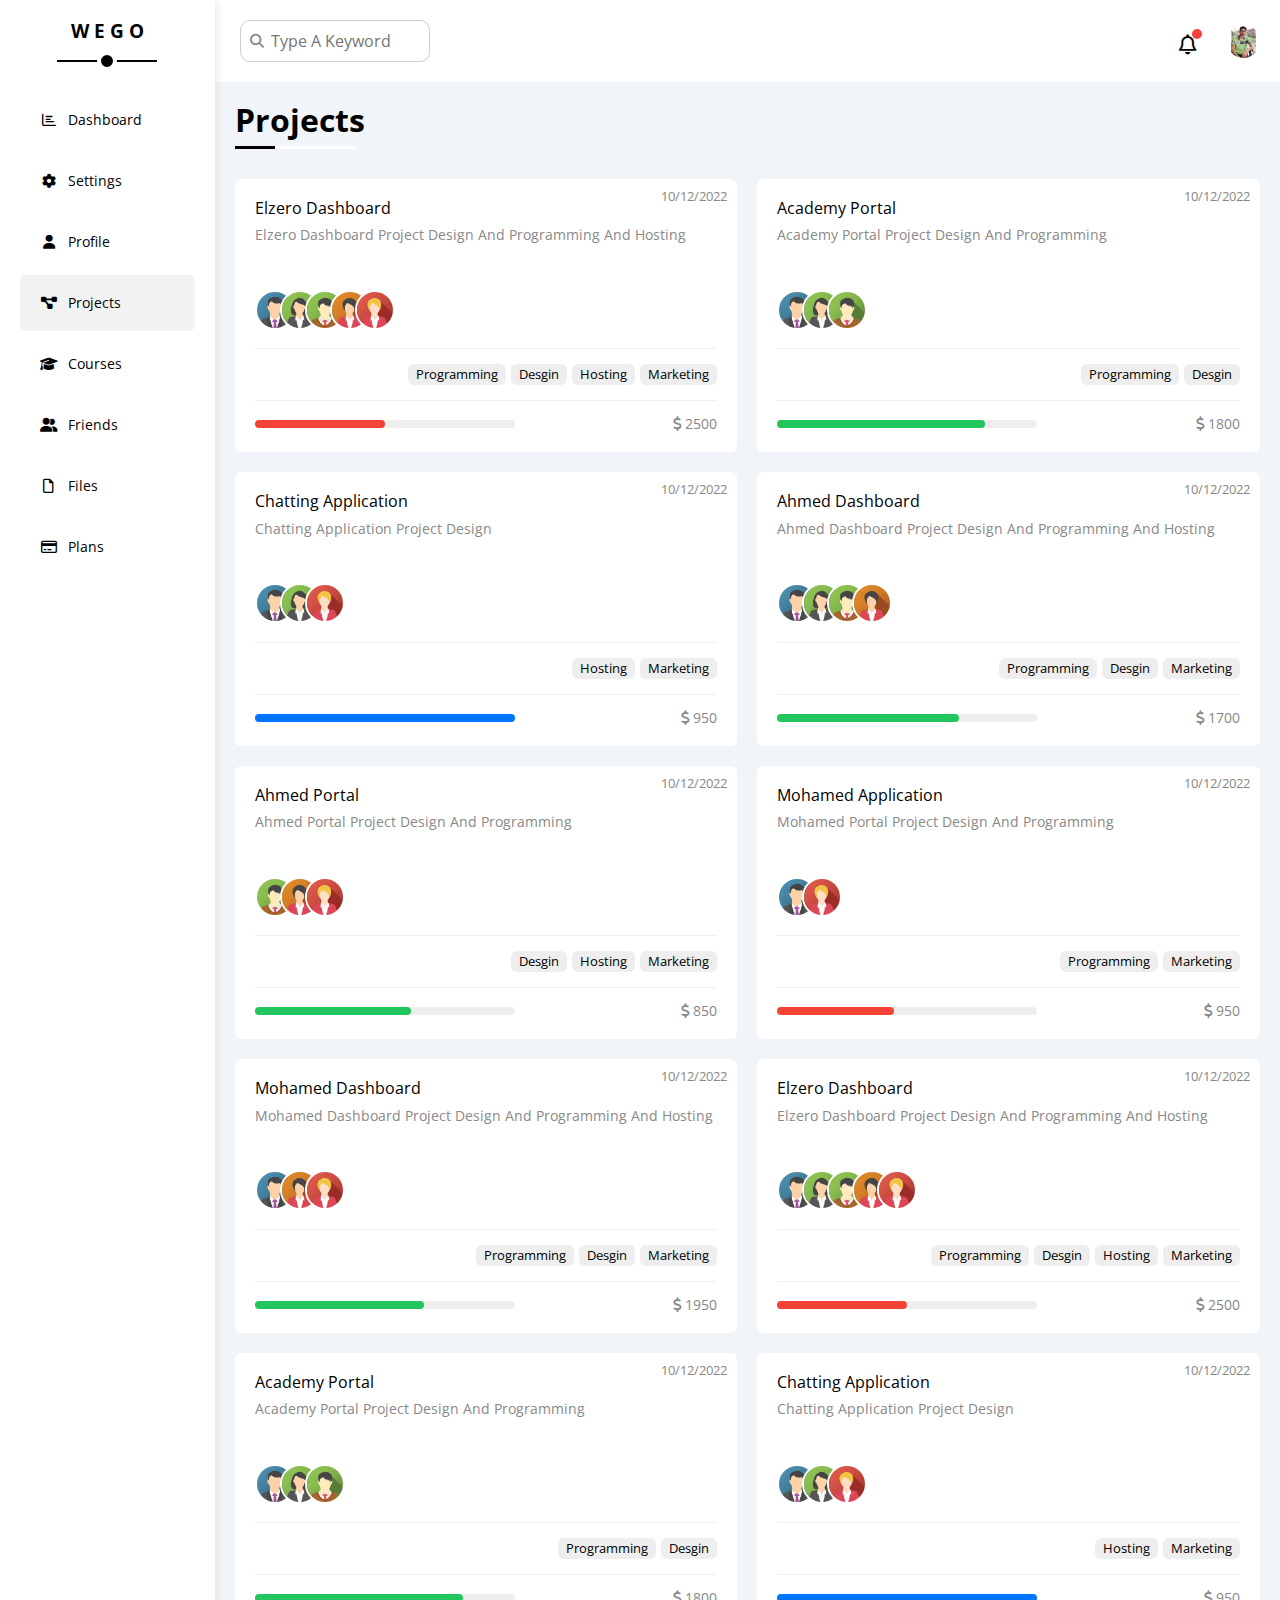
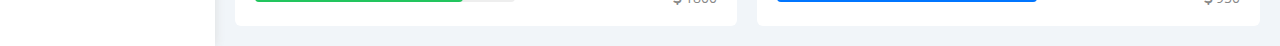
<file: projects.html>
<!DOCTYPE html>
<html lang="en">

<head>
    <meta charset="UTF-8">
    <meta http-equiv="X-UA-Compatible" content="IE=edge">
    <meta name="viewport" content="width=device-width, initial-scale=1.0">
    <title>Projects</title>
    <link rel="icon" href="images/avatar.png">
    <!-- Font Awesome Library -->
    <link rel="stylesheet" href="css/all.min.css">
    <!-- My Framework -->
    <link rel="stylesheet" href="css/framework.css">
    <!-- Main CSS File -->
    <link rel="stylesheet" href="css/master.css">
    <!-- Render All Elements Normally -->
    <link rel="stylesheet" href="css/normalize.css">
    <!-- Google Fonts -->
    <link rel="preconnect" href="https://fonts.googleapis.com" />
    <link rel="preconnect" href="https://fonts.gstatic.com" crossorigin />
    <link href="https://fonts.googleapis.com/css2?family=Open+Sans:wght@300;500&#038;display=swap" rel="stylesheet" />
</head>

<body>
    <div class="page d-flex">
        <div class="sidebar bg-white p-20 p-relative">
            <h3 class="p-relative txt-c mt-0">W E G O</h3>
            <ul>
                <li>
                    <a class="d-flex align-center fs-14 c-back rad-6 p-10" href="index.html">
                        <i class="fa-regular fa-chart-bar fa-fw"></i>
                        <span class="hide-mobile">Dashboard</span>
                    </a>
                </li>
                <li>
                    <a class="d-flex align-center fs-14 c-back rad-6 p-10" href="settings.html">
                        <i class="fa-solid fa-gear fa-fw"></i>
                        <span class="hide-mobile">Settings</span>
                    </a>
                </li>
                <li>
                    <a class="d-flex align-center fs-14 c-back rad-6 p-10" href="profile.html">
                        <i class="fa-solid fa-user fa-fw"></i>
                        <span class="hide-mobile">Profile</span>
                    </a>
                </li>
                <li>
                    <a class="active d-flex align-center fs-14 c-back rad-6 p-10" href="projects.html">
                        <i class="fa-solid fa-diagram-project fa-fw"></i>
                        <span class="hide-mobile">Projects</span>
                    </a>
                </li>
                <li>
                    <a class="d-flex align-center fs-14 c-back rad-6 p-10" href="courses.html">
                        <i class="fa-solid fa-graduation-cap fa-fw"></i>
                        <span class="hide-mobile">Courses</span>
                    </a>
                </li>
                <li>
                    <a class="d-flex align-center fs-14 c-back rad-6 p-10" href="friends.html">
                        <i class="fa-solid fa-user-group fa-fw"></i>
                        <span class="hide-mobile">Friends</span>
                    </a>
                </li>
                <li>
                    <a class="d-flex align-center fs-14 c-back rad-6 p-10" href="files.html">
                        <i class="fa-regular fa-file fa-fw"></i>
                        <span class="hide-mobile">Files</span>
                    </a>
                </li>
                <li>
                    <a class="d-flex align-center fs-14 c-back rad-6 p-10" href="plans.html">
                        <i class="fa-regular fa-credit-card fa-fw"></i>
                        <span class="hide-mobile">Plans</span>
                    </a>
                </li>
            </ul>
        </div>
        <div class="content w-full">
            <!-- Start Header -->
            <div class="header bg-white p-15 between-flex">
                <div class="search p-relative">
                    <input class="p-10 c-777" type="search" placeholder="Type A Keyword">
                </div>
                <div class="icons d-flex align-center">
                    <span class="notification p-relative">
                        <i class="fa-regular fa-bell fa-lg"></i>
                    </span>
                    <img class="rad-50" src="images/WhatsApp Image 2022-10-29 at 8.36.39 PM.jpeg" alt="">
                </div>
            </div>
            <!-- End Header -->
            <h1 class="p-relative">Projects</h1>
            <div class="project-page d-grid gap-20 m-20">
                <div class="project bg-white p-20 rad-6 p-relative">
                    <span class="date fs-13 c-gray">10/12/2022</span>
                    <h4 class="m-0">Elzero Dashboard</h4>
                    <p class="c-gray mt-10 mb-10 fs-14">Elzero Dashboard Project Design And Programming And Hosting</p>
                    <div class="team">
                        <a href="#"><img decoding="async" src="images/team-01.png" alt="" /></a>
                        <a href="#"><img decoding="async" src="images/team-02.png" alt="" /></a>
                        <a href="#"><img decoding="async" src="images/team-03.png" alt="" /></a>
                        <a href="#"><img decoding="async" src="images/team-04.png" alt="" /></a>
                        <a href="#"><img decoding="async" src="images/team-05.png" alt="" /></a>
                    </div>
                    <div class="techs d-flex">
                        <span class="fs-13 rad-6 bg-eee">Programming</span>
                        <span class="fs-13 rad-6 bg-eee">Desgin</span>
                        <span class="fs-13 rad-6 bg-eee">Hosting</span>
                        <span class="fs-13 rad-6 bg-eee">Marketing</span>
                    </div>
                    <div class="info between-flex">
                        <div class="prog bg-eee">
                            <span class="bg-red" style="width: 50%"></span>
                        </div>
                        <div class="fs-14 c-gray">
                            <i class="fa-solid fa-dollar-sign"></i>
                            2500
                        </div>
                    </div>
                </div>
                <div class="project bg-white p-20 rad-6 p-relative">
                    <span class="date fs-13 c-gray">10/12/2022</span>
                    <h4 class="m-0">Academy Portal</h4>
                    <p class="c-gray mt-10 mb-10 fs-14">Academy Portal Project Design And Programming</p>
                    <div class="team">
                        <a href="#"><img decoding="async" src="images/team-01.png" alt="" /></a>
                        <a href="#"><img decoding="async" src="images/team-02.png" alt="" /></a>
                        <a href="#"><img decoding="async" src="images/team-03.png" alt="" /></a>
                    </div>
                    <div class="techs d-flex">
                        <span class="fs-13 rad-6 bg-eee">Programming</span>
                        <span class="fs-13 rad-6 bg-eee">Desgin</span>
                    </div>
                    <div class="info between-flex">
                        <div class="prog bg-eee">
                            <span class="bg-green" style="width: 80%"></span>
                        </div>
                        <div class="fs-14 c-gray">
                            <i class="fa-solid fa-dollar-sign"></i>
                            1800
                        </div>
                    </div>
                </div>
                <div class="project bg-white p-20 rad-6 p-relative">
                    <span class="date fs-13 c-gray">10/12/2022</span>
                    <h4 class="m-0">Chatting Application</h4>
                    <p class="c-gray mt-10 mb-10 fs-14">Chatting Application Project Design</p>
                    <div class="team">
                        <a href="#"><img decoding="async" src="images/team-01.png" alt="" /></a>
                        <a href="#"><img decoding="async" src="images/team-02.png" alt="" /></a>
                        <a href="#"><img decoding="async" src="images/team-05.png" alt="" /></a>
                    </div>
                    <div class="techs d-flex">
                        <span class="fs-13 rad-6 bg-eee">Hosting</span>
                        <span class="fs-13 rad-6 bg-eee">Marketing</span>
                    </div>
                    <div class="info between-flex">
                        <div class="prog bg-eee">
                            <span class="bg-blue" style="width: 100%"></span>
                        </div>
                        <div class="fs-14 c-gray">
                            <i class="fa-solid fa-dollar-sign"></i>
                            950
                        </div>
                    </div>
                </div>
                <div class="project bg-white p-20 rad-6 p-relative">
                    <span class="date fs-13 c-gray">10/12/2022</span>
                    <h4 class="m-0">Ahmed Dashboard</h4>
                    <p class="c-gray mt-10 mb-10 fs-14">Ahmed Dashboard Project Design And Programming And Hosting</p>
                    <div class="team">
                        <a href="#"><img decoding="async" src="images/team-01.png" alt="" /></a>
                        <a href="#"><img decoding="async" src="images/team-02.png" alt="" /></a>
                        <a href="#"><img decoding="async" src="images/team-03.png" alt="" /></a>
                        <a href="#"><img decoding="async" src="images/team-04.png" alt="" /></a>
                    </div>
                    <div class="techs d-flex">
                        <span class="fs-13 rad-6 bg-eee">Programming</span>
                        <span class="fs-13 rad-6 bg-eee">Desgin</span>
                        <span class="fs-13 rad-6 bg-eee">Marketing</span>
                    </div>
                    <div class="info between-flex">
                        <div class="prog bg-eee">
                            <span class="bg-green" style="width: 70%"></span>
                        </div>
                        <div class="fs-14 c-gray">
                            <i class="fa-solid fa-dollar-sign"></i>
                            1700
                        </div>
                    </div>
                </div>
                <div class="project bg-white p-20 rad-6 p-relative">
                    <span class="date fs-13 c-gray">10/12/2022</span>
                    <h4 class="m-0">Ahmed Portal</h4>
                    <p class="c-gray mt-10 mb-10 fs-14">Ahmed Portal Project Design And Programming</p>
                    <div class="team">
                        <a href="#"><img decoding="async" src="images/team-03.png" alt="" /></a>
                        <a href="#"><img decoding="async" src="images/team-04.png" alt="" /></a>
                        <a href="#"><img decoding="async" src="images/team-05.png" alt="" /></a>
                    </div>
                    <div class="techs d-flex">
                        <span class="fs-13 rad-6 bg-eee">Desgin</span>
                        <span class="fs-13 rad-6 bg-eee">Hosting</span>
                        <span class="fs-13 rad-6 bg-eee">Marketing</span>
                    </div>
                    <div class="info between-flex">
                        <div class="prog bg-eee">
                            <span class="bg-green" style="width: 60%"></span>
                        </div>
                        <div class="fs-14 c-gray">
                            <i class="fa-solid fa-dollar-sign"></i>
                            850
                        </div>
                    </div>
                </div>
                <div class="project bg-white p-20 rad-6 p-relative">
                    <span class="date fs-13 c-gray">10/12/2022</span>
                    <h4 class="m-0">Mohamed Application</h4>
                    <p class="c-gray mt-10 mb-10 fs-14">Mohamed Portal Project Design And Programming</p>
                    <div class="team">
                        <a href="#"><img decoding="async" src="images/team-01.png" alt="" /></a>
                        <a href="#"><img decoding="async" src="images/team-05.png" alt="" /></a>
                    </div>
                    <div class="techs d-flex">
                        <span class="fs-13 rad-6 bg-eee">Programming</span>
                        <span class="fs-13 rad-6 bg-eee">Marketing</span>
                    </div>
                    <div class="info between-flex">
                        <div class="prog bg-eee">
                            <span class="bg-red" style="width: 45%"></span>
                        </div>
                        <div class="fs-14 c-gray">
                            <i class="fa-solid fa-dollar-sign"></i>
                            950
                        </div>
                    </div>
                </div>
                <div class="project bg-white p-20 rad-6 p-relative">
                    <span class="date fs-13 c-gray">10/12/2022</span>
                    <h4 class="m-0">Mohamed Dashboard</h4>
                    <p class="c-gray mt-10 mb-10 fs-14">Mohamed Dashboard Project Design And Programming And Hosting</p>
                    <div class="team">
                        <a href="#"><img decoding="async" src="images/team-01.png" alt="" /></a>
                        <a href="#"><img decoding="async" src="images/team-04.png" alt="" /></a>
                        <a href="#"><img decoding="async" src="images/team-05.png" alt="" /></a>
                    </div>
                    <div class="techs d-flex">
                        <span class="fs-13 rad-6 bg-eee">Programming</span>
                        <span class="fs-13 rad-6 bg-eee">Desgin</span>
                        <span class="fs-13 rad-6 bg-eee">Marketing</span>
                    </div>
                    <div class="info between-flex">
                        <div class="prog bg-eee">
                            <span class="bg-green" style="width: 65%"></span>
                        </div>
                        <div class="fs-14 c-gray">
                            <i class="fa-solid fa-dollar-sign"></i>
                            1950
                        </div>
                    </div>
                </div>
                <div class="project bg-white p-20 rad-6 p-relative">
                    <span class="date fs-13 c-gray">10/12/2022</span>
                    <h4 class="m-0">Elzero Dashboard</h4>
                    <p class="c-gray mt-10 mb-10 fs-14">Elzero Dashboard Project Design And Programming And Hosting</p>
                    <div class="team">
                        <a href="#"><img decoding="async" src="images/team-01.png" alt="" /></a>
                        <a href="#"><img decoding="async" src="images/team-02.png" alt="" /></a>
                        <a href="#"><img decoding="async" src="images/team-03.png" alt="" /></a>
                        <a href="#"><img decoding="async" src="images/team-04.png" alt="" /></a>
                        <a href="#"><img decoding="async" src="images/team-05.png" alt="" /></a>
                    </div>
                    <div class="techs d-flex">
                        <span class="fs-13 rad-6 bg-eee">Programming</span>
                        <span class="fs-13 rad-6 bg-eee">Desgin</span>
                        <span class="fs-13 rad-6 bg-eee">Hosting</span>
                        <span class="fs-13 rad-6 bg-eee">Marketing</span>
                    </div>
                    <div class="info between-flex">
                        <div class="prog bg-eee">
                            <span class="bg-red" style="width: 50%"></span>
                        </div>
                        <div class="fs-14 c-gray">
                            <i class="fa-solid fa-dollar-sign"></i>
                            2500
                        </div>
                    </div>
                </div>
                <div class="project bg-white p-20 rad-6 p-relative">
                    <span class="date fs-13 c-gray">10/12/2022</span>
                    <h4 class="m-0">Academy Portal</h4>
                    <p class="c-gray mt-10 mb-10 fs-14">Academy Portal Project Design And Programming</p>
                    <div class="team">
                        <a href="#"><img decoding="async" src="images/team-01.png" alt="" /></a>
                        <a href="#"><img decoding="async" src="images/team-02.png" alt="" /></a>
                        <a href="#"><img decoding="async" src="images/team-03.png" alt="" /></a>
                    </div>
                    <div class="techs d-flex">
                        <span class="fs-13 rad-6 bg-eee">Programming</span>
                        <span class="fs-13 rad-6 bg-eee">Desgin</span>
                    </div>
                    <div class="info between-flex">
                        <div class="prog bg-eee">
                            <span class="bg-green" style="width: 80%"></span>
                        </div>
                        <div class="fs-14 c-gray">
                            <i class="fa-solid fa-dollar-sign"></i>
                            1800
                        </div>
                    </div>
                </div>
                <div class="project bg-white p-20 rad-6 p-relative">
                    <span class="date fs-13 c-gray">10/12/2022</span>
                    <h4 class="m-0">Chatting Application</h4>
                    <p class="c-gray mt-10 mb-10 fs-14">Chatting Application Project Design</p>
                    <div class="team">
                        <a href="#"><img decoding="async" src="images/team-01.png" alt="" /></a>
                        <a href="#"><img decoding="async" src="images/team-02.png" alt="" /></a>
                        <a href="#"><img decoding="async" src="images/team-05.png" alt="" /></a>
                    </div>
                    <div class="techs d-flex">
                        <span class="fs-13 rad-6 bg-eee">Hosting</span>
                        <span class="fs-13 rad-6 bg-eee">Marketing</span>
                    </div>
                    <div class="info between-flex">
                        <div class="prog bg-eee">
                            <span class="bg-blue" style="width: 100%"></span>
                        </div>
                        <div class="fs-14 c-gray">
                            <i class="fa-solid fa-dollar-sign"></i>
                            950
                        </div>
                    </div>
                </div>
            </div>
        </div>
    </div>
</body>

</html>
</file>
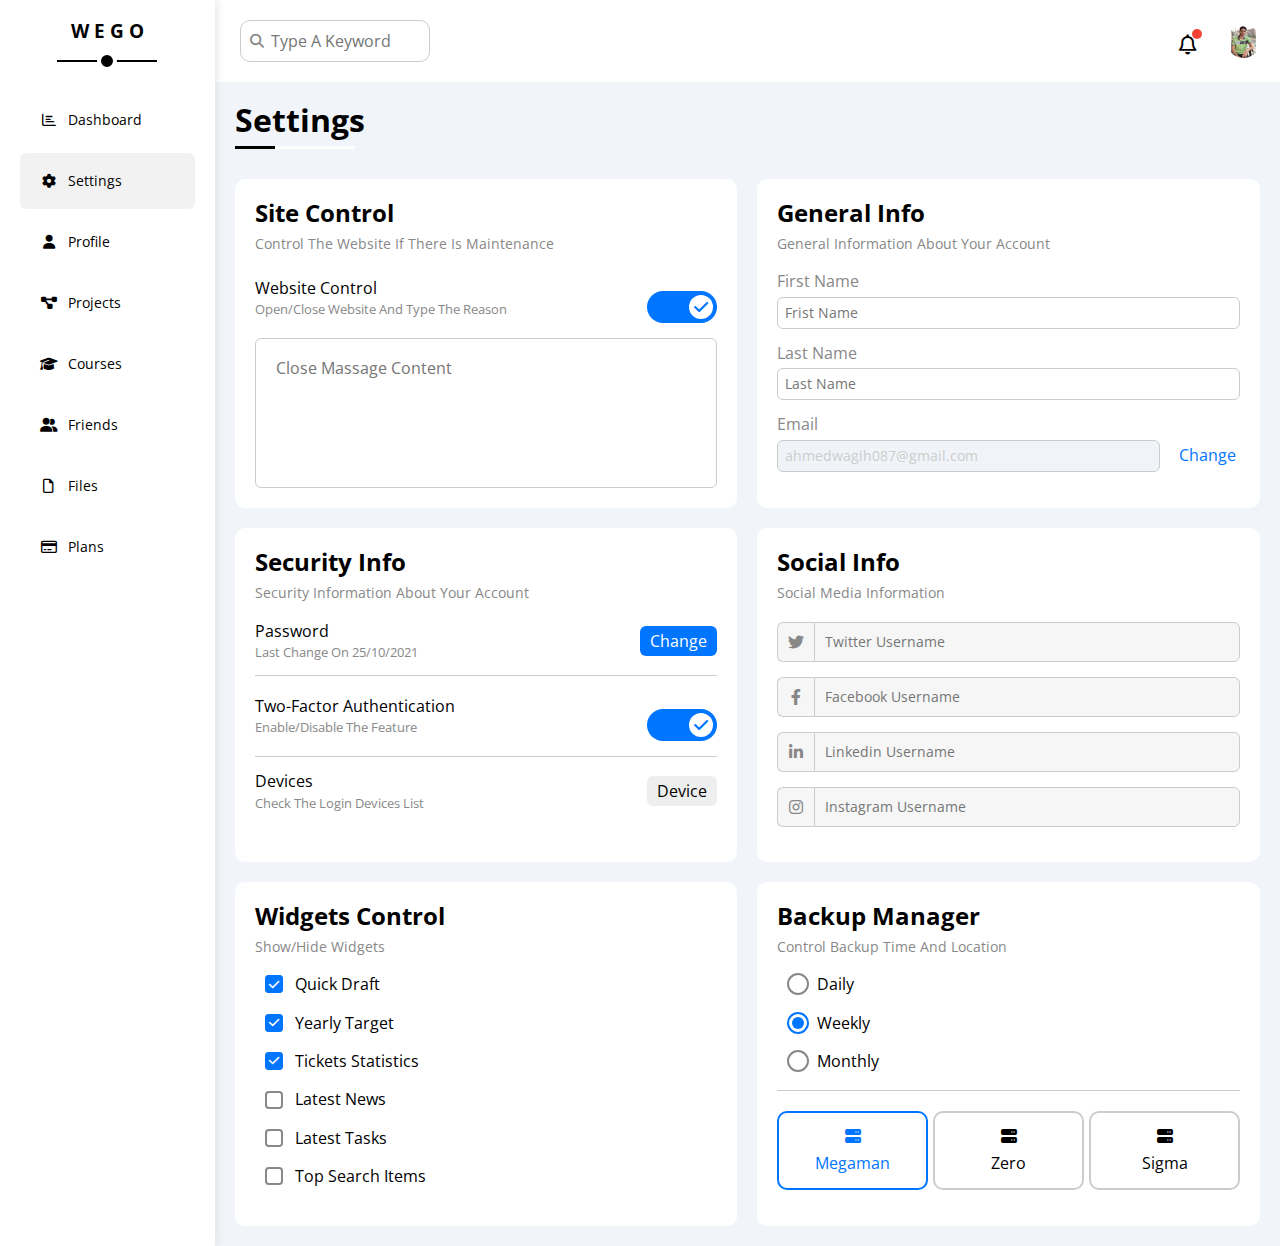
<file: settings.html>
<!DOCTYPE html>
<html lang="en">

<head>
    <meta charset="UTF-8">
    <meta http-equiv="X-UA-Compatible" content="IE=edge">
    <meta name="viewport" content="width=device-width, initial-scale=1.0">
    <title>Settings</title>
    <link rel="icon" href="images/avatar.png">
    <!-- Font Awesome Library -->
    <link rel="stylesheet" href="css/all.min.css">
    <!-- My Framework -->
    <link rel="stylesheet" href="css/framework.css">
    <!-- Main CSS File -->
    <link rel="stylesheet" href="css/master.css">
    <!-- Render All Elements Normally -->
    <link rel="stylesheet" href="css/normalize.css">
    <!-- Google Fonts -->
    <link rel="preconnect" href="https://fonts.googleapis.com" />
    <link rel="preconnect" href="https://fonts.gstatic.com" crossorigin />
    <link href="https://fonts.googleapis.com/css2?family=Open+Sans:wght@300;500&#038;display=swap" rel="stylesheet" />
</head>

<body>
    <div class="page d-flex">
        <div class="sidebar bg-white p-20 p-relative">
            <h3 class="p-relative txt-c mt-0">W E G O</h3>
            <ul>
                <li>
                    <a class=" d-flex align-center fs-14 c-back rad-6 p-10" href="index.html">
                        <i class="fa-regular fa-chart-bar fa-fw"></i>
                        <span class="hide-mobile">Dashboard</span>
                    </a>
                </li>
                <li>
                    <a class="active d-flex align-center fs-14 c-back rad-6 p-10" href="settings.html">
                        <i class="fa-solid fa-gear fa-fw"></i>
                        <span class="hide-mobile">Settings</span>
                    </a>
                </li>
                <li>
                    <a class="d-flex align-center fs-14 c-back rad-6 p-10" href="profile.html">
                        <i class="fa-solid fa-user fa-fw"></i>
                        <span class="hide-mobile">Profile</span>
                    </a>
                </li>
                <li>
                    <a class="d-flex align-center fs-14 c-back rad-6 p-10" href="projects.html">
                        <i class="fa-solid fa-diagram-project fa-fw"></i>
                        <span class="hide-mobile">Projects</span>
                    </a>
                </li>
                <li>
                    <a class="d-flex align-center fs-14 c-back rad-6 p-10" href="courses.html">
                        <i class="fa-solid fa-graduation-cap fa-fw"></i>
                        <span class="hide-mobile">Courses</span>
                    </a>
                </li>
                <li>
                    <a class="d-flex align-center fs-14 c-back rad-6 p-10" href="friends.html">
                        <i class="fa-solid fa-user-group fa-fw"></i>
                        <span class="hide-mobile">Friends</span>
                    </a>
                </li>
                <li>
                    <a class="d-flex align-center fs-14 c-back rad-6 p-10" href="files.html">
                        <i class="fa-regular fa-file fa-fw"></i>
                        <span class="hide-mobile">Files</span>
                    </a>
                </li>
                <li>
                    <a class="d-flex align-center fs-14 c-back rad-6 p-10" href="plans.html">
                        <i class="fa-regular fa-credit-card fa-fw"></i>
                        <span class="hide-mobile">Plans</span>
                    </a>
                </li>
            </ul>
        </div>
        <div class="content w-full">
            <!-- Start Header -->
            <div class="header bg-white p-15 between-flex">
                <div class="search p-relative">
                    <input class="p-10 c-777" type="search" placeholder="Type A Keyword">
                </div>
                <div class="icons d-flex align-center">
                    <span class="notification p-relative">
                        <i class="fa-regular fa-bell fa-lg"></i>
                    </span>
                    <img class="rad-50" src="images/WhatsApp Image 2022-10-29 at 8.36.39 PM.jpeg" alt="">
                </div>
            </div>
            <!-- End Header -->
            <h1 class="p-relative">Settings</h1>
            <div class="setting-page d-grid gap-20 m-20">
                <!-- Strat Setting Box -->
                <div class="p-20 bg-white rad-10">
                    <h2 class="mt-0 mb-10">Site Control</h2>
                    <p class="c-gray mt-0 mb-20 fs-14 ">Control The Website If There Is Maintenance</p>
                    <div class="mb-15 between-flex">
                        <div>
                            <span>Website Control</span>
                            <p class="c-gray mt-5 mb-0 fs-13">Open/Close Website And Type The Reason</p>
                        </div>
                        <div>
                            <label>
                                <input class="toggle-checkbox" type="checkbox" checked>
                                <div class="toggle-switch"></div>
                            </label>
                        </div>
                    </div>
                    <textarea class="close-massage b-none p-10 rad-6 d-block w-full"
                        placeholder="Close Massage Content"></textarea>
                </div>
                <!-- End Setting Box -->
                <!-- Start General Info -->
                <div class="general p-20 bg-white rad-10">
                    <h2 class="mt-0 mb-10">General Info</h2>
                    <p class="c-gray mt-0 mb-20 fs-14 ">General Information About Your Account</p>
                    <label class="d-block c-gray mb-6" for="">First Name</label>
                    <input class="mb-15 w-full p-7 b-none rad-6 fs-14" type="text" placeholder="Frist Name">
                    <label class="d-block c-gray mb-6" for="">Last Name</label>
                    <input class="mb-15 w-full p-7 b-none rad-6 fs-14" type="text" placeholder="Last Name">
                    <label class="d-block c-gray mb-6" for="">Email</label>
                    <input class=" p-7 b-none rad-6 fs-14 disable" type="email" value="ahmedwagih087@gmail.com"
                        readonly>
                    <a class="ml-15 c-blue" href="">Change</a>
                </div>
                <!-- End General Info -->
                <!-- Start Security Info  -->
                <div class="security p-20 bg-white rad-10 ">
                    <h2 class="mt-0 mb-10">Security Info</h2>
                    <p class="c-gray mt-0 mb-20 fs-14 ">Security Information About Your Account</p>
                    <div class="pb-15 between-flex">
                        <div>
                            <span>Password</span>
                            <p class="c-gray mt-5 mb-0 fs-13">Last Change On 25/10/2021</p>
                        </div>
                        <div>
                            <a class="btn-shape c-white bg-blue" href="">Change</a>
                        </div>
                    </div>
                    <div class="pb-15 pt-15 between-flex">
                        <div>
                            <span>Two-Factor Authentication</span>
                            <p class="c-gray mt-5 mb-0 fs-13">Enable/Disable The Feature</p>
                        </div>
                        <div>
                            <label>
                                <input class="toggle-checkbox" type="checkbox" checked>
                                <div class="toggle-switch"></div>
                            </label>
                        </div>
                    </div>
                    <div class="pb-15 pt-15 between-flex">
                        <div>
                            <span>Devices</span>
                            <p class="c-gray mt-5 mb-0 fs-13">Check The Login Devices List</p>
                        </div>
                        <div>
                            <a class="btn-shape c-black bg-eee" href="">Device</a>
                        </div>
                    </div>
                </div>
                <!-- End Security Info  -->
                <!-- Start Social Info  -->
                <div class="social p-20 bg-white rad-10">
                    <h2 class="mt-0 mb-10">Social Info</h2>
                    <p class="c-gray mt-0 mb-20 fs-14 ">Social Media Information</p>
                    <div class="d-flex align-center mb-15">
                        <i class="fa-brands fa-twitter center-flex c-gray"></i>
                        <input class="w-full b-none fs-14" type="text" placeholder="Twitter Username">
                    </div>
                    <div class="d-flex align-center mb-15">
                        <i class="fa-brands fa-facebook-f center-flex c-gray"></i>
                        <input class="w-full b-none fs-14" type="text" placeholder="Facebook Username">
                    </div>
                    <div class="d-flex align-center mb-15">
                        <i class="fa-brands fa-linkedin-in center-flex c-gray"></i>
                        <input class="w-full b-none fs-14" type="text" placeholder="Linkedin Username">
                    </div>
                    <div class="d-flex align-center mb-15">
                        <i class="fa-brands fa-instagram center-flex c-gray"></i>
                        <input class="w-full b-none fs-14" type="text" placeholder="Instagram Username">
                    </div>
                </div>
                <!-- End Social Info  -->
                <!-- Start Widgets Control  -->
                <div class="widgets p-20 bg-white rad-10">
                    <h2 class="mt-0 mb-10">Widgets Control</h2>
                    <p class="c-gray mt-0 mb-20 fs-14 ">Show/Hide Widgets</p>
                    <div class="d-flex align-center mb-20">
                        <input class="mr-10" type="checkbox" id="one" checked>
                        <label for="one">Quick Draft</label>
                    </div>
                    <div class="d-flex align-center mb-20">
                        <input class="mr-10" type="checkbox" id="two" checked>
                        <label for="two">Yearly Target</label>
                    </div>
                    <div class="d-flex align-center mb-20">
                        <input class="mr-10" type="checkbox" id="three" checked>
                        <label for="three">Tickets Statistics</label>
                    </div>
                    <div class="d-flex align-center mb-20">
                        <input class="mr-10" type="checkbox" id="four">
                        <label for="four">Latest News</label>
                    </div>
                    <div class="d-flex align-center mb-20">
                        <input class="mr-10" type="checkbox" id="five">
                        <label for="five">Latest Tasks</label>
                    </div>
                    <div class="d-flex align-center mb-20">
                        <input class="mr-10" type="checkbox" id="six">
                        <label for="six">Top Search Items</label>
                    </div>
                </div>
                <!-- End Widgets Control  -->
                <!-- Start Backup Manager  -->
                <div class="backup p-20 bg-white rad-10">
                    <h2 class="mt-0 mb-10">Backup Manager</h2>
                    <p class="c-gray mt-0 mb-20 fs-14 ">Control Backup Time And Location</p>
                    <div class="date d-flex align-center mb-20">
                        <input class="mr-10" name="time" id="daily" type="radio">
                        <label for="daily">Daily</label>
                    </div>
                    <div class="date d-flex align-center mb-20">
                        <input class="mr-10" name="time" id="weekly" type="radio" checked>
                        <label for="weekly">Weekly</label>
                    </div>
                    <div class="date d-flex align-center mb-20">
                        <input class="mr-10" name="time" id="monthly" type="radio">
                        <label for="monthly">Monthly</label>
                    </div>
                    <div class="servers d-flex align-center txt-c">
                        <input type="radio" name="server" id="server-one" checked>
                        <div class="server mb-15 rad-10 w-full mr-5">
                            <label class="d-block m-15" for="server-one">
                                <i class="fa-solid fa-server d-block mb-10"></i>
                                Megaman
                            </label>
                        </div>
                        <input type="radio" name="server" id="server-tow">
                        <div class="server mb-15 rad-10 w-full mr-5">
                            <label class="d-block m-15" for="server-tow">
                                <i class="fa-solid fa-server d-block mb-10"></i>
                                Zero
                            </label>
                        </div>
                        <input type="radio" name="server" id="server-three">
                        <div class="server mb-15 rad-10 w-full">
                            <label class="d-block m-15" for="server-three">
                                <i class="fa-solid fa-server d-block mb-10"></i>
                                Sigma
                            </label>
                        </div>
                    </div>
                </div>
                <!-- End Backup Manager  -->
            </div>
        </div>
    </div>
</body>

</html>
</file>
<file: css/framework.css>
:root {
    --blue-color: #0075ff;
    --blue-alt-color: #0d69d5;
    --orange-color: #f59e0b;
    --green-color: #22c55e;
    --red-color: #f44336;
    --grey-color: #888;
}

/* Start box */
.d-flex {
    display: flex;
}

.f-wrap {
    flex-wrap: wrap;
}

.align-center {
    align-items: center;
}

.space-between {
    justify-content: space-between;
}

.d-grid {
    display: grid;
}

.gap-10 {
    gap: 10px;
}

.gap-20 {
    gap: 20px;
}

.d-block {
    display: block;
}

.b-none {
    border: none;
}

@media (max-width:767px) {
    .block-mobile {
        display: block;
    }
}

/* End box */
/* Start Padding + Margin + Width + Height */
.p-0 {
    padding: 0;
}

.p-5 {
    padding: 5px;
}

.p-7 {
    padding: 7px;
}

.p-10 {
    padding: 20px;
}

.p-15 {
    padding: 20px;
}

.pl-15 {
    padding-left: 20px;
}

.p-20 {
    padding: 20px;
}

.pt-10 {
    padding-top: 10px;
}

.pt-15 {
    padding-top: 15px;
}

.pt-20 {
    padding-top: 20px;
}

.pb-10 {
    padding-bottom: 10px;
}

.pb-15 {
    padding-bottom: 15px;
}

.pb-20 {
    padding-bottom: 20px;
}

@media (max-width:767px) {
    .m-auto-m {
        margin: auto;
    }
}

.m-0 {
    margin: 0px;
}

.m-10 {
    margin: 10px;
}

.m-15 {
    margin: 15px;
}

.m-20 {
    margin: 20px;
}

.mt-0 {
    margin-top: 0px;
}

.mt-5 {
    margin-top: 5px;
}

.mt--10 {
    margin-top: -10px;
}

.mt-10 {
    margin-top: 10px;
}

.mt-15 {
    margin-top: 15px;
}

.mt-20 {
    margin-top: 20px;
}

.mt-45 {
    margin-top: 45px;
}

.mt-55 {
    margin-top: 55px;
}

.ml-5 {
    margin-left: 5px;
}

.ml-15 {
    margin-left: 15px;
}

.mr-5 {
    margin-right: 5px;
}

.mr-10 {
    margin-right: 10px;
}

.mr-15 {
    margin-right: 15px;
}

.mb-0 {
    margin-bottom: 0px;
}

.mb-5 {
    margin-bottom: 5px;
}

.mb-6 {
    margin-bottom: 6px;
}

.mb-8 {
    margin-bottom: 8px;
}

.mb-10 {
    margin-bottom: 10px;
}

.mb-15 {
    margin-bottom: 15px;
}

.mb-20 {
    margin-bottom: 20px;
}

.mb-25 {
    margin-bottom: 25px;
}

.mb-35 {
    margin-bottom: 35px;
}

.w-85 {
    width: 85%;
}

.w-100 {
    width: 100px;
}

.w-full {
    width: 100%;
}

.w-fit {
    width: fit-content;
}

.h-100 {
    height: 100px;
}

.h-180 {
    height: 180px;
}

.h-full {
    height: 100%;
}

/* End Padding + Margin + Width + Height */
/* Start Color */
.bg-white {
    background-color: white;
}

.bg-eee {
    background-color: #eee;
}

.bg-blue {
    background-color: var(--blue-color);
}

.bg-orange {
    background-color: var(--orange-color);
}

.bg-green {
    background-color: var(--green-color);
}

.bg-red {
    background-color: var(--red-color);
}

.c-black {
    color: black
}

.c-gray {
    color: var(--grey-color)
}

.c-white {
    color: white;
}

.c-777 {
    color: #777;
}

.c-blue {
    color: var(--blue-color);
}

.c-red {
    color: var(--red-color);
}

.c-orange {
    color: var(--orange-color);
}

.c-green {
    color: var(--green-color);
}

/* End Color */
/* Start Position */
.p-relative {
    position: relative;
}

/* End Position */
/* Start Font */
.txt-c {
    text-align: center;
}

.txt-d-line-through {
    text-decoration: line-through;
}

@media (max-width:767px) {
    .txt-c-mobile {
        text-align: center;
    }

    .block-mobile {
        display: block;
    }
}

.fs-13 {
    font-size: 13px;
}

.fs-14 {
    font-size: 14px;
}

.fs-15 {
    font-size: 15px;
}

.fs-16 {
    font-size: 16px;
}

.fs-25 {
    font-size: 25px;
}

.fw-bold {
    font-weight: bold;
}

.opacity-05 {
    opacity: 0.5;
}

/* End Font */
/* Start Border */
.rad-6 {
    border-radius: 6px;
    -webkit-border-radius: 6px;
    -moz-border-radius: 6px;
    -ms-border-radius: 6px;
    -o-border-radius: 6px;
}

.rad-10 {
    border-radius: 10px;
    -webkit-border-radius: 10px;
    -moz-border-radius: 10px;
    -ms-border-radius: 10px;
    -o-border-radius: 10px;
}

.rad-50 {
    border-radius: 50%;
    -webkit-border-radius: 50%;
    -moz-border-radius: 50%;
    -ms-border-radius: 50%;
    -o-border-radius: 50%;
}

/* End Border */
/* Start Media */
@media (max-width:767px) {
    .hide-mobile {
        display: none;
    }
}

/* End Media */
.between-flex {
    display: flex;
    align-items: center;
    justify-content: space-between;
}

.center-flex {
    display: flex;
    align-items: center;
    justify-content: center;
}

.btn-shape {
    padding: 4px 10px;
    border-radius: 6px;
    -webkit-border-radius: 6px;
    -moz-border-radius: 6px;
    -ms-border-radius: 6px;
    -o-border-radius: 6px;
}

.border-eee {
    border: 1px solid #eee;
}

/* End Components  */
</file>
<file: css/master.css>
/* Start Varibles */
:root {
    --blue-color: #0075ff;
    --blue-alt-color: #0d69d5;
    --orange-color: #f59e0b;
    --green-color: #22c55e;
    --red-color: #f44336;
    --grey-color: #888;
}

/* End Varibles */
/* Start Global Rules */
* {
    padding: 0;
    margin: 0;
    box-sizing: border-box;
}

input,
textarea {
    color: #777;
}

a {
    text-decoration: none;
}

html {
    scroll-behavior: smooth;
}

:focus {
    outline: none;
}

body {
    font-family: "Open Sans", sans-serif;
}

ul {
    list-style: none;
    padding: 0px;
}

::-webkit-scrollbar {
    width: 15px;
}

::-webkit-scrollbar-track {
    background-color: white;
}

::-webkit-scrollbar-thumb {
    background-color: var(--blue-color);
}

::-webkit-scrollbar-thumb:hover {
    background-color: var(--blue-alt-color);
}

.page {
    background-color: #f1f5f9;
    min-height: 100vh;
}

/* End Global Rules */
/* Start Sidebar */
.sidebar {
    width: 250px;
    box-shadow: 0 0 10px #ddd;
}

.sidebar>h3 {
    margin-bottom: 50px;
}

.sidebar>h3::before {
    content: "";
    position: absolute;
    background-color: black;
    width: 100px;
    height: 2px;
    bottom: -20px;
    transform: translateX(-50%);
    -webkit-transform: translateX(-50%);
    -moz-transform: translateX(-50%);
    -ms-transform: translateX(-50%);
    -o-transform: translateX(-50%);
    left: 50%;
}

.sidebar>h3::after {
    content: "";
    position: absolute;
    left: 50%;
    bottom: -29px;
    width: 12px;
    height: 12px;
    background-color: black;
    border: 4px solid white;
    border-radius: 50%;
    -webkit-border-radius: 50%;
    -moz-border-radius: 50%;
    -ms-border-radius: 50%;
    -o-border-radius: 50%;
    transform: translateX(-50%);
    -webkit-transform: translateX(-50%);
    -moz-transform: translateX(-50%);
    -ms-transform: translateX(-50%);
    -o-transform: translateX(-50%);
}

.sidebar ul li a {
    margin-bottom: 5px;
    transition: 0.3s;
    -webkit-transition: 0.3s;
    -moz-transition: 0.3s;
    -ms-transition: 0.3s;
    -o-transition: 0.3s;
    color: black;
}

.sidebar ul li a:hover,
.sidebar ul li a.active {
    background-color: #f2f2f2;
}

.sidebar ul li a span {
    font-size: 14px;
    margin-left: 10px;
}

@media (max-width:767px) {
    .sidebar {
        width: 60px;
        padding: 10px;
    }

    .sidebar>h3 {
        font-size: 10px;
        margin-top: 30px;
        margin-bottom: 15px;
    }

    .sidebar>h3::after,
    .sidebar>h3::before {
        display: none;
    }

    .sidebar ul li a {
        margin-left: -5px;
    }
}

/* End Sidebar */
/* Start Components  */

/* Start Content */
.content {
    overflow: hidden;
}

.header .search::before {
    font-family: var(--fa-style-family-classic);
    content: "\f002";
    font-weight: 900;
    position: absolute;
    left: 15px;
    top: 50%;
    color: var(--grey-color);
    font-size: 14px;
    transform: translateY(-50%);
    -webkit-transform: translateY(-50%);
    -moz-transform: translateY(-50%);
    -ms-transform: translateY(-50%);
    -o-transform: translateY(-50%);
}

.header .search input {
    border: 1px solid #ccc;
    border-radius: 10px;
    margin-left: 5px;
    padding-left: 30px;
    width: 190px;
    height: 35px;
    transition: width 0.3s;
    -webkit-border-radius: 10px;
    -moz-border-radius: 10px;
    -ms-border-radius: 10px;
    -o-border-radius: 10px;
    -webkit-transition: width 0.3s;
    -moz-transition: width 0.3s;
    -ms-transition: width 0.3s;
    -o-transition: width 0.3s;
}

.header .search input:focus {
    width: 200px;

}

.header .search input:focus::placeholder {
    opacity: 0;
}

.header .icons .notification::before {
    content: "";
    position: absolute;
    width: 10px;
    height: 10px;
    background-color: var(--red-color);
    border-radius: 50%;
    right: -5px;
    top: 0px;
    -webkit-border-radius: 50%;
    -moz-border-radius: 50%;
    -ms-border-radius: 50%;
    -o-border-radius: 50%;
}

.header .icons .notification i {
    padding-top: 15px;
}

.header .icons img {
    width: 33px;
    height: 33px;
    margin-left: 30px;
}

.header .icons img,
.header .icons .notification i {
    cursor: pointer;
}

.page h1 {
    margin: 20px 20px 40px;
}

.page h1::after,
.page h1::before {
    content: "";
    height: 3px;
    position: absolute;
    bottom: -10px;
    left: 0;
}

.page h1::before {
    background-color: white;
    width: 120px;
}

.page h1::after {
    background-color: black;
    width: 40px;
}

.wrapper {
    grid-template-columns: repeat(auto-fill, minmax(450px, 1fr));
    margin: 20px;

}

@media (max-width:767px) {
    .wrapper {
        grid-template-columns: minmax(200px, 1fr);
        margin: 10px;
        gap: 10px;
    }
}

/* End Content */
/* Start Welcome */
.welcome {
    overflow: hidden;
}


.welcome .intro img {
    width: 200px;
    margin-bottom: -10px;
}

.welcome .avatar {
    width: 70px;
    border: 3px solid white;
    border-radius: 50%;
    padding: 3px;
    box-shadow: 0 0 5px #ddd;
    margin-left: 20px;
    margin-top: -32px;
    -webkit-border-radius: 50%;
    -moz-border-radius: 50%;
    -ms-border-radius: 50%;
    -o-border-radius: 50%;
}

.welcome .body {
    border-top: 1px solid #eee;
    border-bottom: 1px solid #eee;
}

.welcome .body>div {
    margin: 0 auto;

}

.welcome .visit {
    margin: 0 15px 15px auto;
    transition: 0.3s;
    -webkit-transition: 0.3s;
    -moz-transition: 0.3s;
    -ms-transition: 0.3s;
    -o-transition: 0.3s;
}

.welcome .visit:hover {
    background-color: var(--blue-alt-color);
}

@media (max-width:767px) {
    .welcome .intro {
        padding: 30px;
    }

    .welcome .intro img {
        width: 110px;
        margin: 0 15px 15px auto;
    }

    .welcome .avatar {
        margin-left: 0;
    }

    .welcome .body>div:not(:last-child) {
        margin-bottom: 20px;
    }
}

/* End Welcome */
/* Start Quick Darft */
.Quick-Draft .save {
    margin: 0 15px 15px auto;
    cursor: pointer;
    transition: 0.3s;
    -webkit-transition: 0.3s;
    -moz-transition: 0.3s;
    -ms-transition: 0.3s;
    -o-transition: 0.3s;
}

.Quick-Draft .save:hover {
    background-color: var(--blue-alt-color);
}

/* End Quick Darft */
/* Start Yearly Target */
.yearly-target .target-row .icon {
    width: 80px;
    height: 80px;
    margin-right: 15px;
}

.yearly-target .details {
    flex: 1;
}

.yearly-target .details .progress {
    height: 5px;
}

.yearly-target .details .progress>span {
    position: absolute;
    left: 0;
    top: 0;
    height: 100%;
}

.yearly-target .details .progress>span span {
    position: absolute;
    bottom: 15px;
    right: -16px;
    color: white;
    padding: 2px 5px;
    border-radius: 6px;
    font-size: 13px;
    -webkit-border-radius: 6px;
    -moz-border-radius: 6px;
    -ms-border-radius: 6px;
    -o-border-radius: 6px;
}

.yearly-target .details .progress>span span::after {
    content: "";
    border-color: transparent;
    border-width: 5px;
    border-style: solid;
    position: absolute;
    bottom: -9px;
    left: 50%;
    transform: translateX(-50%);
    -webkit-transform: translateX(-50%);
    -moz-transform: translateX(-50%);
    -ms-transform: translateX(-50%);
    -o-transform: translateX(-50%);
}

.yearly-target .details .progress>.blue span::after {
    border-top-color: var(--blue-color);
}

.yearly-target .details .progress>.orange span::after {
    border-top-color: var(--orange-color);
}

.yearly-target .details .progress>.green span::after {
    border-top-color: var(--green-color);
}

.blue .icon,
.blue .progress {
    background-color: rgb(0 117 255 / 20%);
}

.orange .icon,
.orange .progress {
    background-color: rgb(245 158 11 / 20%);
}

.green .icon,
.green .progress {
    background-color: rgb(34 197 94 / 20%);
}

/* End Yearly Target */
/* Start Tickets */
.tickets .box {
    border: 2px solid #ddd;
    width: calc(50% - 10px);
}

@media (max-width:767px) {
    .tickets .box {
        width: 100%;
    }
}

/* End Tickets */
/* Start Latest News */
.latest>div:not(:last-child) {
    margin-bottom: 20px;
    padding-bottom: 20px;
    border-bottom: 1px solid #ccc;
}

.latest .news-row img {
    width: 100px;
}

.latest .news-row .info {
    flex-grow: 1;
}

@media (max-width:767px) {
    .label {
        margin: 10px auto;
        width: fit-content;
    }
}

/* End Latest News */
/* Start Latest Tasks */
.tasks>div:not(:last-child) {
    margin-bottom: 20px;
    padding-bottom: 20px;
    border-bottom: 1px solid #ccc;
}

.tasks .task-row .info {
    flex-grow: 1;
}

.tasks .task-row i {
    cursor: pointer;
    transition: 0.3s;
    -webkit-transition: 0.3s;
    -moz-transition: 0.3s;
    -ms-transition: 0.3s;
    -o-transition: 0.3s;
}

.tasks .task-row i:hover {
    color: var(--red-color);
}

/* End Latest Tasks */
/* Start Search */
.search-items>div:not(:last-child) {
    margin-bottom: 20px;
    padding-bottom: 20px;
}

.search-row .info {
    flex-grow: 1;
}

/* End Search */
/* Start Latest Upload */
.upload ul li:not(:last-child) {
    margin-bottom: 15px;
    padding-bottom: 15px;
    border-bottom: 1px solid #ccc;
}

.upload img {
    width: 40px;
}

/* End Latest Upload */
/* Start Last Project */
.last-project ul::before {
    content: "";
    position: absolute;
    left: 11px;
    width: 2px;
    height: 100%;
    background-color: var(--blue-color);
}

.last-project ul li::before {
    content: "";
    width: 20px;
    height: 20px;
    display: block;
    border-radius: 50%;
    background-color: white;
    border: 2px solid white;
    outline: 2px solid var(--blue-color);
    margin-right: 15px;
    -webkit-border-radius: 50%;
    -moz-border-radius: 50%;
    -ms-border-radius: 50%;
    -o-border-radius: 50%;
    z-index: 1;
}


.last-project ul li.done::before {
    content: "";
    background-color: var(--blue-color);

}

.last-project ul li.current::before {
    content: "";
    animation: change-color 1.5s infinite;
    -webkit-animation: change-color 1.5s infinite;
}

/* End Last Project */
/* Start Reminder */
.reminder ul li .key {
    width: 15px;
    height: 15px;
    margin-top: 12px;
}

.reminder ul li>.blue {
    border-left: 2px solid var(--blue-color);
}

.reminder ul li>.green {
    border-left: 2px solid var(--green-color);
}

.reminder ul li>.orange {
    border-left: 2px solid var(--orange-color);
}

.reminder ul li>.red {
    border-left: 2px solid var(--red-color);
}

.reminder ul li>.blue {
    border-left: 2px solid var(--blue-color);
}

/* Start Reminder */
/* Start Latest Post */
.post .avatar {
    width: 50px;
    height: 50;
    border-radius: 50%;
    -webkit-border-radius: 50%;
    -moz-border-radius: 50%;
    -ms-border-radius: 50%;
    -o-border-radius: 50%;
}

.post .post-content {
    text-transform: capitalize;
    line-height: 1.8;
    border-top: 1px solid #eee;
    border-bottom: 1px solid #eee;
    min-height: 140px;
}

.post .post-stats i {
    cursor: pointer;
}

/* End Latest Post */
/* Start Social */
.social .box {
    padding-left: 70px;
}

.social .box i {
    position: absolute;
    width: 60px;
    left: 0;
    top: 0;
    transition: 0.3s;
    -webkit-transition: 0.3s;
    -moz-transition: 0.3s;
    -ms-transition: 0.3s;
    -o-transition: 0.3s;
}

.social .box i:hover {
    transform: rotate(5deg);
    -webkit-transform: rotate(5deg);
    -moz-transform: rotate(5deg);
    -ms-transform: rotate(5deg);
    -o-transform: rotate(5deg);
}

.social .facebook {
    background-color: #1876f27e;
    color: #1877f2;
}

.social .facebook i,
.social .facebook a {
    background-color: #1877f2;
}

.social .instagram {
    background-color: #c135845e;
    color: #f77737;
}

.social .instagram i,
.social .instagram a {
    background-color: #c13584;
}

.social .youtube {
    background-color: #ff00005b;
    color: #1877f2;
}

.social .youtube i,
.social .youtube a {
    background-color: #ff0000;
}

.social .linkedin {
    background-color: #0076b573;
    color: #1877f2;
}

.social .linkedin i,
.social .linkedin a {
    background-color: #0077b5;
}

/* End Social */
/* Start Projects */
.projects .responsive-table {
    overflow-x: auto;
}

.projects table {
    min-width: 1000px;
    border-spacing: 0;
}

.projects thead td {
    background-color: #eee;
    font-weight: bold;
}

.projects table td {
    padding: 15px;
}

.projects table tbody tr td:last-child {
    border-right: 1px solid #eee;
}

.projects table tr:hover td {
    background-color: #faf7f7;
}

.projects tbody td {
    border-bottom: 1px solid #eee;
    border-left: 1px solid #eee;
    transition: 0.3s;
    -webkit-transition: 0.3s;
    -moz-transition: 0.3s;
    -ms-transition: 0.3s;
    -o-transition: 0.3s;
}

.projects img {
    width: 40px;
    padding: 2px;
    background-color: white;
    border-radius: 50%;
    -webkit-border-radius: 50%;
    -moz-border-radius: 50%;
    -ms-border-radius: 50%;
    -o-border-radius: 50%;
}

.projects img:not(:last-child) {
    margin-left: -20px;
}

.projects table .label {
    font-size: 14px;
}

/* End Projects */
/* Start Toggle  */
.toggle-checkbox {
    -webkit-appearance: none;
    appearance: none;
}

.toggle-switch {
    background-color: #ccc;
    width: 70px;
    height: 32px;
    border-radius: 16px;
    position: relative;
    transition: 0.3s;
    cursor: pointer;
    -webkit-border-radius: 16px;
    -moz-border-radius: 16px;
    -ms-border-radius: 16px;
    -o-border-radius: 16px;
    -webkit-transition: 0.3s;
    -moz-transition: 0.3s;
    -ms-transition: 0.3s;
    -o-transition: 0.3s;
}

.toggle-switch::before {
    font-family: var(--fa-style-family-classic);
    content: "\f00d";
    font-weight: 900;
    position: absolute;
    background-color: white;
    width: 24px;
    height: 24px;
    border-radius: 50%;
    top: 4px;
    left: 4px;
    display: flex;
    justify-content: center;
    align-items: center;
    color: #aaa;
    -webkit-border-radius: 50%;
    -moz-border-radius: 50%;
    -ms-border-radius: 50%;
    -o-border-radius: 50%;
    transition: 0.3s;
    -webkit-transition: 0.3s;
    -moz-transition: 0.3s;
    -ms-transition: 0.3s;
    -o-transition: 0.3s;
}

.toggle-checkbox:checked+.toggle-switch {
    background-color: var(--blue-color);

}

.toggle-checkbox:checked+.toggle-switch::before {
    content: "\f00c";
    left: 42px;
    color: var(--blue-color);
}

/* End Toggle  */
/* Start Setting  */
.setting-page {
    grid-template-columns: repeat(auto-fill, minmax(450px, 1fr));
}

.setting-page .close-massage {
    border: 1px solid #ccc;
    resize: none;
    min-height: 150px;
}

@media (max-width:767px) {
    .setting-page {
        grid-template-columns: minmax(100px, 1fr);
        margin-left: 10px;
        margin-right: 10px;
        gap: 10px;
    }

}

/* End Setting  */
/* Start General Setting  */
.setting-page .general input {
    border: 1px solid #ccc;
}

.setting-page .general .disable {
    cursor: no-drop;
    background-color: #f0f4f8;
    color: #ccc;
    width: calc(100% - 80px);
}

/* End General Setting  */
/* Start Security  */
.setting-page .security>div:not(:last-child) {
    border-bottom: 1px solid #ccc;
}

/* End Security  */
/* Start Social  */

.setting-page .social i {
    width: 40px;
    height: 40px;
    background-color: #f6f6f6;
    border: 1px solid #ccc;
    border-right: none;
    border-radius: 6px 0 0 6px;
    -webkit-border-radius: 6px 0 0 6px;
    -moz-border-radius: 6px 0 0 6px;
    -ms-border-radius: 6px 0 0 6px;
    -o-border-radius: 6px 0 0 6px;
    transition: 0.3s;
    -webkit-transition: 0.3s;
    -moz-transition: 0.3s;
    -ms-transition: 0.3s;
    -o-transition: 0.3s;
}

.setting-page .social input {
    border: 1px solid #ccc;
    height: 40px;
    background-color: #f6f6f6;
    padding: 10px;
    border-radius: 0 6px 6px 0;
    -webkit-border-radius: 0 6px 6px 0;
    -moz-border-radius: 0 6px 6px 0;
    -ms-border-radius: 0 6px 6px 0;
    -o-border-radius: 0 6px 6px 0;
}

.setting-page .social>div:focus-within i {
    color: black;
}

/* End Social  */
/* Start Widget Control */
.widgets label {
    padding-left: 30px;
    cursor: pointer;
    position: relative;
}

.widgets label::before {
    content: "";
    position: absolute;
    left: 0;
    top: 50%;
    width: 14px;
    height: 14px;
    border: 2px solid var(--grey-color);
    margin-top: -9px;
    border-radius: 4px;
    -webkit-border-radius: 4px;
    -moz-border-radius: 4px;
    -ms-border-radius: 4px;
    -o-border-radius: 4px;
}

.widgets label:hover::before {
    border-color: var(--blue-alt-color);
}

.widgets input[type="checkbox"] {
    appearance: none;
    -webkit-appearance: none;
}

.widgets label::after {
    content: "\f00c";
    font-weight: 900;
    position: absolute;
    left: 0;
    top: 50%;
    border-radius: 4px;
    margin-top: -9px;
    font-family: var(--fa-style-family-classic);
    background-color: var(--blue-color);
    color: white;
    font-size: 12px;
    width: 18px;
    height: 18px;
    display: flex;
    align-items: center;
    justify-content: center;
    transform: scale(0);
    transition: 0.3s;
    -webkit-transform: scale(0) rotate(360deg);
    -moz-transform: scale(0);
    -ms-transform: scale(0);
    -o-transform: scale(0);
    -webkit-transition: 0.3s;
    -moz-transition: 0.3s;
    -ms-transition: 0.3s;
    -o-transition: 0.3s;
    -webkit-border-radius: 4px;
    -moz-border-radius: 4px;
    -ms-border-radius: 4px;
    -o-border-radius: 4px;
}

.widgets input[type="checkbox"]:checked+label::after {
    transform: scale(1);
    -webkit-transform: scale(1);
    -moz-transform: scale(1);
    -ms-transform: scale(1);
    -o-transform: scale(1);
}

/* Start Widget Control */
/* Start Backup Manager */
.backup input[type="radio"] {
    appearance: none;
    -webkit-appearance: none;
}

.backup .date label {
    padding-left: 30px;
    cursor: pointer;
    position: relative;
}

.backup .date label::before {
    content: "";
    position: absolute;
    top: 50%;
    left: 0;
    margin-top: -11px;
    width: 18px;
    height: 18px;
    border: 2px solid var(--grey-color);
    border-radius: 50%;
    -webkit-border-radius: 50%;
    -moz-border-radius: 50%;
    -ms-border-radius: 50%;
    -o-border-radius: 50%;
}

.backup .date label::after {
    content: "";
    position: absolute;
    left: 5px;
    top: 3px;
    width: 12px;
    height: 12px;
    background-color: var(--blue-color);
    border-radius: 50%;
    transition: 0.3s;
    transform: scale(0);
    -webkit-border-radius: 50%;
    -moz-border-radius: 50%;
    -ms-border-radius: 50%;
    -o-border-radius: 50%;
    -webkit-transition: 0.3s;
    -moz-transition: 0.3s;
    -ms-transition: 0.3s;
    -o-transition: 0.3s;
    -webkit-transform: scale(0);
    -moz-transform: scale(0);
    -ms-transform: scale(0);
    -o-transform: scale(0);
}

.backup .date input[type="radio"]:checked+label::after {
    transform: scale(1);
    -webkit-transform: scale(1);
    -moz-transform: scale(1);
    -ms-transform: scale(1);
    -o-transform: scale(1);
}

.backup .date input[type="radio"]:checked+label::before {
    border-color: var(--blue-color);
}

.backup .servers {
    border-top: 1px solid #ccc;
    padding-top: 20px;
}

.backup .servers .server {
    border: 2px solid #ccc;
    position: relative;
}

.backup .servers .server label {
    cursor: pointer;
}

.backup .servers input[type="radio"]:checked+.server {
    border-color: var(--blue-color);
    color: var(--blue-color);
}

@media (max-width: 767px) {
    .backup .servers {
        flex-wrap: wrap;
    }
}

/* Start Backup Manager */
/* Start Profile Page*/
@media (max-width:767px) {
    .profile-page .overview {
        flex-direction: column;
    }
}

.profile-page .avatar-box {
    width: 300px;
}

@media (min-width:768px) {
    .profile-page .avatar-box {
        border-right: 1px solid #EEE;
    }
}

.profile-page .avatar-box>img {
    width: 120px;
    height: 120px;
}

.profile-page .avatar-box .level {
    height: 6px;
    overflow: hidden;
    margin: auto;
    width: 70%;
}

.profile-page .avatar-box .level span {
    position: absolute;
    left: 0;
    top: 0;
    height: 100%;
    background-color: var(--blue-color);
    border-radius: 6px;
    -webkit-border-radius: 6px;
    -moz-border-radius: 6px;
    -ms-border-radius: 6px;
    -o-border-radius: 6px;
}

.profile-page .info-box .box {
    flex-wrap: wrap;
    border-bottom: 1px solid #eee;
    transition: 0.3s;
    -webkit-transition: 0.3s;
    -moz-transition: 0.3s;
    -ms-transition: 0.3s;
    -o-transition: 0.3s;
}

.profile-page .info-box .box:hover {
    background-color: #faf7f7;
}

.profile-page .info-box .box>div {
    min-width: 250px;
    padding: 5px 0 0;
}

.profile-page .info-box h4 {
    font-weight: normal;
}

@media (max-width:767px) {
    .profile-page .other {
        flex-direction: column;
    }
}

.profile-page .other .my-skills {
    flex-grow: 1;
}

.profile-page .other ul li {
    padding: 15px 0;
}

.profile-page .other ul li:not(:last-of-type) {
    border-bottom: 1px solid #eee;
}

.profile-page .other ul li span {
    display: inline-flex;
    padding: 4px 10px;
    background-color: #eee;
    border-radius: 6px;
    font-size: 14px;
    -webkit-border-radius: 6px;
    -moz-border-radius: 6px;
    -ms-border-radius: 6px;
    -o-border-radius: 6px;
}

.profile-page .other .avtivities {
    flex-grow: 2;
}

.profile-page .other .avtivities .activity img {
    width: 65px;
    height: 65px;
    margin-right: 10px;
}

.profile-page .other .avtivities .activity:not(:last-of-type) {
    border-bottom: 1px solid #eee;
    padding-bottom: 20px;
    margin-bottom: 20px;
}

@media (min-width:768px) {
    .profile-page .other .avtivities .activity .date {
        margin-left: auto;
    }
}

@media (max-width:767px) {
    .profile-page .other .avtivities .activity {
        flex-direction: column;
    }

    .profile-page .other .avtivities .activity img {
        margin-right: 0;
        margin-bottom: 15px;
    }

    .profile-page .other .avtivities .activity .date {
        margin-top: 15px;
    }
}

/* End Profile Page*/
/* Start Project Page*/
.project-page {
    grid-template-columns: repeat(auto-fill, minmax(450px, 1fr));
}

@media (max-width:767px) {
    .project-page {
        grid-template-columns: repeat(auto-fill, minmax(200px, 1fr));
        gap: 10px;
        margin-left: 10px;
        margin-right: 10px;
    }
}

.project-page .project .date {
    position: absolute;
    right: 10px;
    top: 10px;
}

.project-page .project h4 {
    font-weight: normal;
}

.project-page .project .team {
    position: relative;
    min-height: 80px;
}

.project-page .project .team a {
    position: absolute;
    left: 0;
    bottom: 0;
}

.project-page .project .team a:nth-child(2) {
    left: 25px;
}

.project-page .project .team a:nth-child(3) {
    left: 50px;
}

.project-page .project .team a:nth-child(4) {
    left: 75px;
}

.project-page .project .team a:nth-child(5) {
    left: 100px;
}

.project-page .project .team a:hover {
    z-index: 1000;
}

.project-page .project .team img {
    width: 40px;
    height: 40px;
    border-radius: 50%;
    border: 2px solid white;
    -webkit-border-radius: 50%;
    -moz-border-radius: 50%;
    -ms-border-radius: 50%;
    -o-border-radius: 50%;
}

.project-page .techs {
    justify-content: flex-end;
    border-top: 1px solid #eee;
    padding-top: 15px;
    margin-top: 15px;
}

.project-page .techs span {
    padding: 3px 8px;
    margin-left: 5px;
    width: fit-content;
}

.project-page .info {
    border-top: 1px solid #eee;
    margin-top: 15px;
    padding-top: 15px;
}

.project-page .prog {
    height: 8px;
    width: 260px;
    position: relative;
    border-radius: 6px;
    -webkit-border-radius: 6px;
    -moz-border-radius: 6px;
    -ms-border-radius: 6px;
    -o-border-radius: 6px;
}

.project-page .prog span {
    position: absolute;
    left: 0;
    top: 0;
    height: 100%;
    border-radius: 6px;
    -webkit-border-radius: 6px;
    -moz-border-radius: 6px;
    -ms-border-radius: 6px;
    -o-border-radius: 6px;
}

@media (max-width:767px) {
    .project-page .techs {
        flex-direction: column;
    }

    .project-page .techs span:not(:last-child) {
        margin-bottom: 15px;
    }

    .project-page .info {
        flex-direction: column;
    }

    .project-page .prog {
        margin-bottom: 15px;
    }
}

/* End Project Page*/
/* Start Courses Page */
.courses-page {
    grid-template-columns: repeat(auto-fill, minmax(250px, 1fr));
}

@media (max-width:767px) {
    .courses-page {
        grid-template-columns: repeat(auto-fill, minmax(200px, 1fr));
        gap: 10px;
        margin-left: 10px;
        margin-right: 10px;
    }
}

.courses-page .avatar {
    position: absolute;
    width: 70px;
    height: 70px;
    top: 15px;
    left: 15px;
    border: 2px solid white;
    border-radius: 50%;
    -webkit-border-radius: 50%;
    -moz-border-radius: 50%;
    -ms-border-radius: 50%;
    -o-border-radius: 50%;
}

.courses-page .courses {
    overflow: hidden;
}

.courses-page .cours {
    max-width: 100%;
    padding-bottom: 10px;
    border-top-left-radius: 6px;
    border-top-right-radius: 6px;
}

.courses-page .courses p {
    line-height: 1.7;
}

.courses-page .info {
    border-top: 1px solid #eee;
    padding: 20px;

}

.courses-page .info .title {
    position: absolute;
    left: 50%;
    transform: translateX(-50%);
    top: -13px;
    height: 27px;
    -webkit-transform: translateX(-50%);
    -moz-transform: translateX(-50%);
    -ms-transform: translateX(-50%);
    -o-transform: translateX(-50%);
}

/* End Courses Page */
/* Start Friends Page*/
.friends-page {
    grid-template-columns: repeat(auto-fill, minmax(300px, 1fr));
}

@media (max-width:767px) {
    .friends-page {
        grid-template-columns: repeat(auto-fill, minmax(200px, 1fr));
        gap: 10px;
        margin-left: 10px;
        margin-right: 10px;
    }
}

.friends-page .contact {
    position: absolute;
    left: 10px;
    top: 10px;
}

.friends-page .contact i {
    background-color: #eee;
    padding: 10px;
    border-radius: 50%;
    color: #666;
    cursor: pointer;
    font-size: 13px;
    transition: 0.3s;
    -webkit-border-radius: 50%;
    -moz-border-radius: 50%;
    -ms-border-radius: 50%;
    -o-border-radius: 50%;
    -webkit-transition: 0.3s;
    -moz-transition: 0.3s;
    -ms-transition: 0.3s;
    -o-transition: 0.3s;
}

.friends-page .contact i:hover {
    background-color: var(--blue-color);
    color: white;
}

.friends-page .icons {
    border-top: 1px solid #eee;
    border-bottom: 1px solid #eee;
    margin-top: 15px;
    margin-bottom: 15px;
    padding-top: 15px;
    padding-bottom: 15px;
}

.friends-page .icons i {
    margin-right: 5px;
}

.friends-page .icons .vip {
    position: absolute;
    right: 0;
    top: 50%;
    transform: translateY(-50%);
    font-size: 40px;
    opacity: 0.3;
    -webkit-transform: translateY(-50%);
    -moz-transform: translateY(-50%);
    -ms-transform: translateY(-50%);
    -o-transform: translateY(-50%);
}

/* End Friends Page*/
/* Start Files Page */
.files-page {
    flex-direction: row-reverse;
    align-items: flex-start;
}

@media (max-width:767px) {
    .files-page {
        flex-direction: column;
        align-items: normal;
    }
}

.files-page .files-stats {
    min-width: 260px;
}

.files-page .files-stats .icon {
    width: 40px;
    height: 40px;
    margin-right: 10px;
}

.files-page .files-stats .size {
    margin-left: auto;
}

.files-page .files-stats .blue {
    background-color: rgb(0 117 255 / 20%);
}

.files-page .files-stats .green {
    background-color: rgb(34 197 94 / 20%);
}

.files-page .files-stats .orange {
    background-color: rgb(245 158 11 / 20%);
}

.files-page .files-stats .red {
    background-color: rgb(244 67 54 / 20%);
}

.files-page .files-stats .upload {
    margin: 15px auto 0;
    padding: 15px;
    transition: 0.3s;
    -webkit-transition: 0.3s;
    -moz-transition: 0.3s;
    -ms-transition: 0.3s;
    -o-transition: 0.3s;
}

.files-page .files-stats .upload:hover {
    background-color: var(--blue-alt-color);
}

.files-page .files-stats .upload:hover i {
    animation: go-up 0.8s infinite;
    -webkit-animation: go-up 0.8s infinite;
}

.files-page .file-content {
    flex: 1;
    grid-template-columns: repeat(auto-fill, minmax(200px, 1fr));
}

@media (max-width:767px) {
    .files-page .file-content {
        grid-template-columns: repeat(auto-fill, minmax(200px, 1fr));
        gap: 10px;
        margin-left: 10px;
        margin-right: 10px;
    }
}

.files-page .files img {
    width: 70px;
    height: 70px;
    transition: 0.3s;
    -webkit-transition: 0.3s;
    -moz-transition: 0.3s;
    -ms-transition: 0.3s;
    -o-transition: 0.3s;
}

.files-page .files:hover img {
    transform: rotate(8deg);
    -webkit-transform: rotate(8deg);
    -moz-transform: rotate(8deg);
    -ms-transform: rotate(8deg);
    -o-transform: rotate(8deg);
}

.files-page .files .info {
    border-top: 1px solid #eee;
    padding-top: 15px;
}

/* End Files Page */
/* Start Plan page */

.plans-page {
    grid-template-columns: repeat(auto-fill, minmax(450px, 1fr));
}

@media (max-width:767px) {
    .plans-page {
        grid-template-columns: repeat(auto-fill, minmax(250px, 1fr));
        gap: 10px;
        margin-left: 10px;
        margin-right: 10px;
    }
}

.plans-page .plans .top {
    border: 3px solid white;
    outline: 3px solid transparent;
}

.plans-page .plans.blue .top {
    outline-color: var(--blue-color);
}

.plans-page .plans.green .top {
    outline-color: var(--green-color);
}

.plans-page .plans.orange .top {
    outline-color: var(--orange-color);
}

.plans-page .plans .price {
    position: relative;
    font-size: 40px;
    margin: auto;
    width: fit-content;

}

.plans-page .plans .price span {
    position: absolute;
    left: -20px;
    top: 0;
    font-size: 26px;
}

.plans-page .plans ul li {
    padding: 15px 0;
    display: flex;
    align-items: center;
    font-size: 15px;
    border-bottom: 1px solid #eee;
}

.plans-page .plans ul li .yes {
    color: var(--blue-color);
}

.plans-page .plans ul li i:not(.yes, .help) {
    color: var(--red-color);
}

.plans-page .plans ul li i:first-child {
    font-size: 18px;
    margin-right: 5px;
}

.plans-page .plans ul li .help {
    color: var(--grey-color);
    margin-left: auto;
    cursor: pointer;
}

.plans-page .plans a {
    margin: 20px auto 0;
}

/* End Plan page */
/* Start Animation */
@keyframes change-color {
    from {
        background-color: var(--blue-color);
    }

    to {
        background-color: white;
    }
}

@keyframes go-up {

    0%,
    100% {
        transform: translateY(0);
        -webkit-transform: translateY(0);
        -moz-transform: translateY(0);
        -ms-transform: translateY(0);
        -o-transform: translateY(0);
    }

    50% {
        transform: translateY(-5px);
        -webkit-transform: translateY(-5px);
        -moz-transform: translateY(-5px);
        -ms-transform: translateY(-5px);
        -o-transform: translateY(-5px);
    }
}

/* End Animation */
</file>
